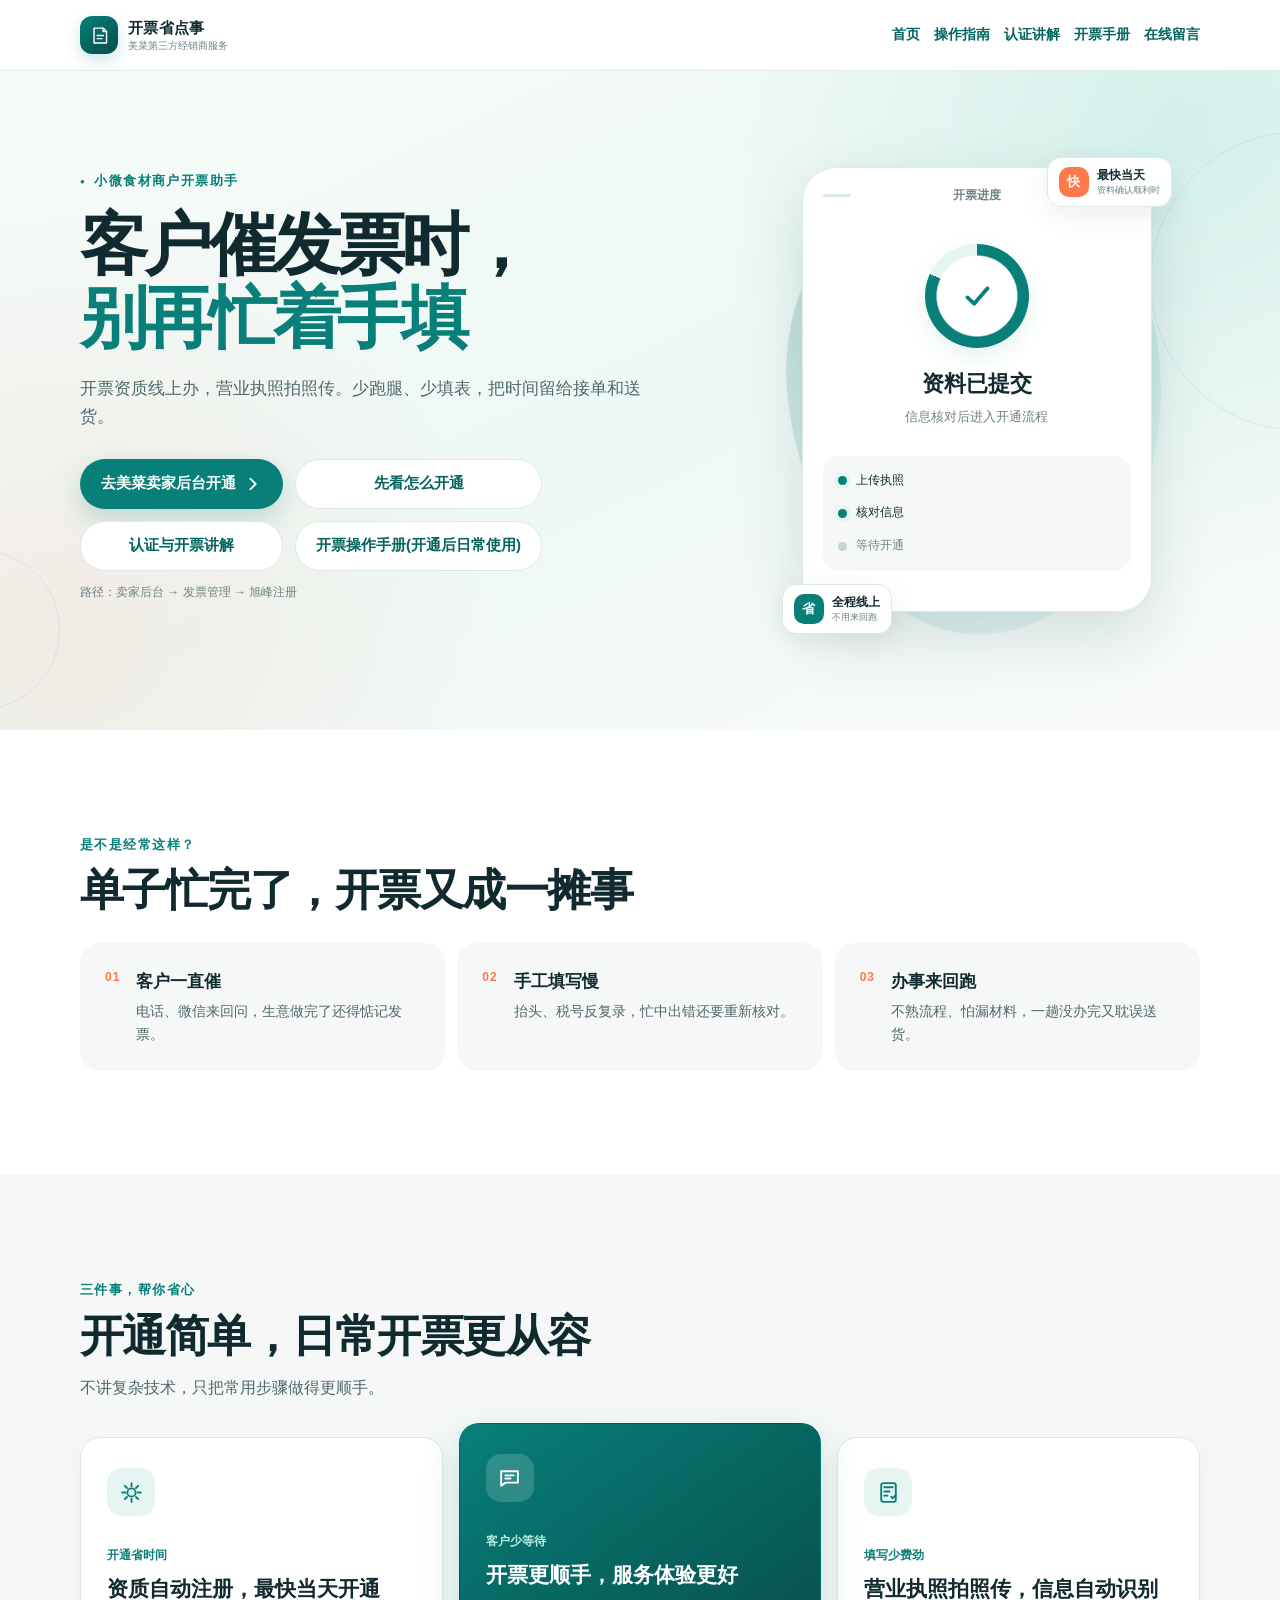
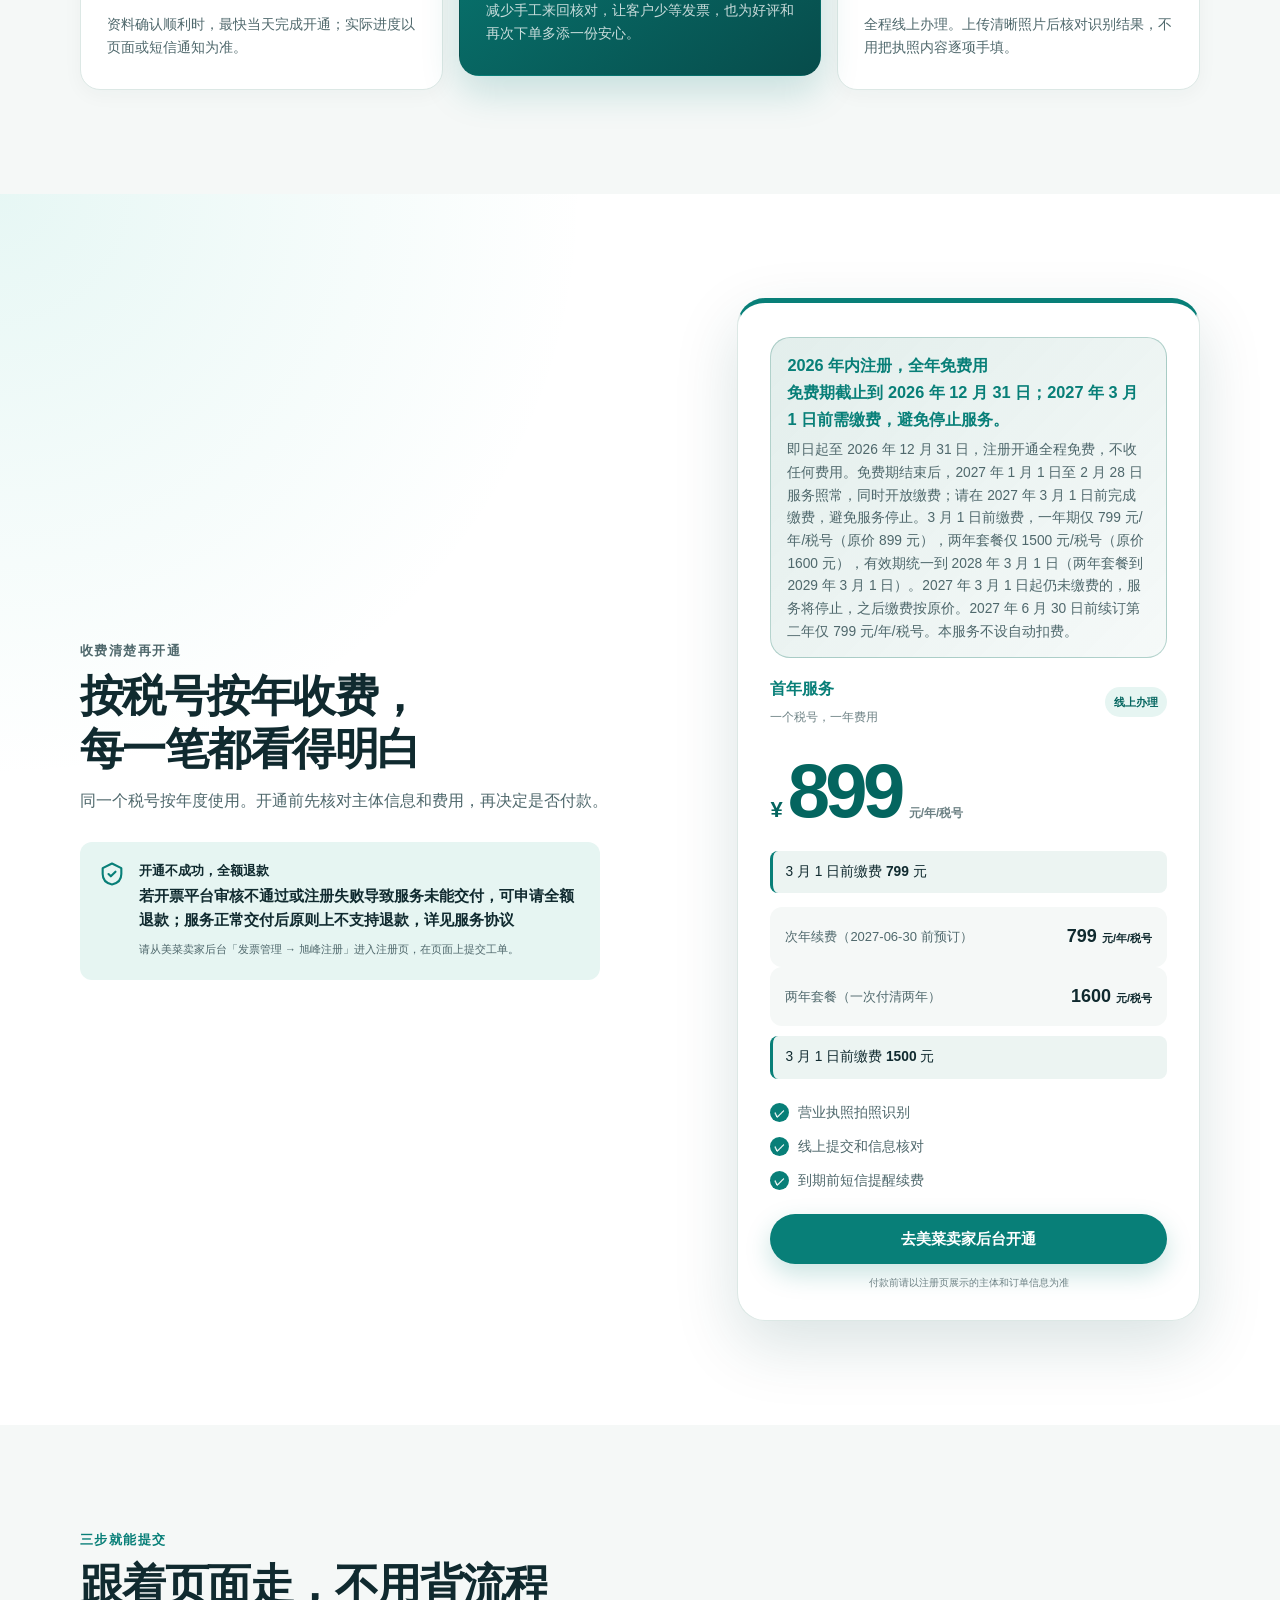
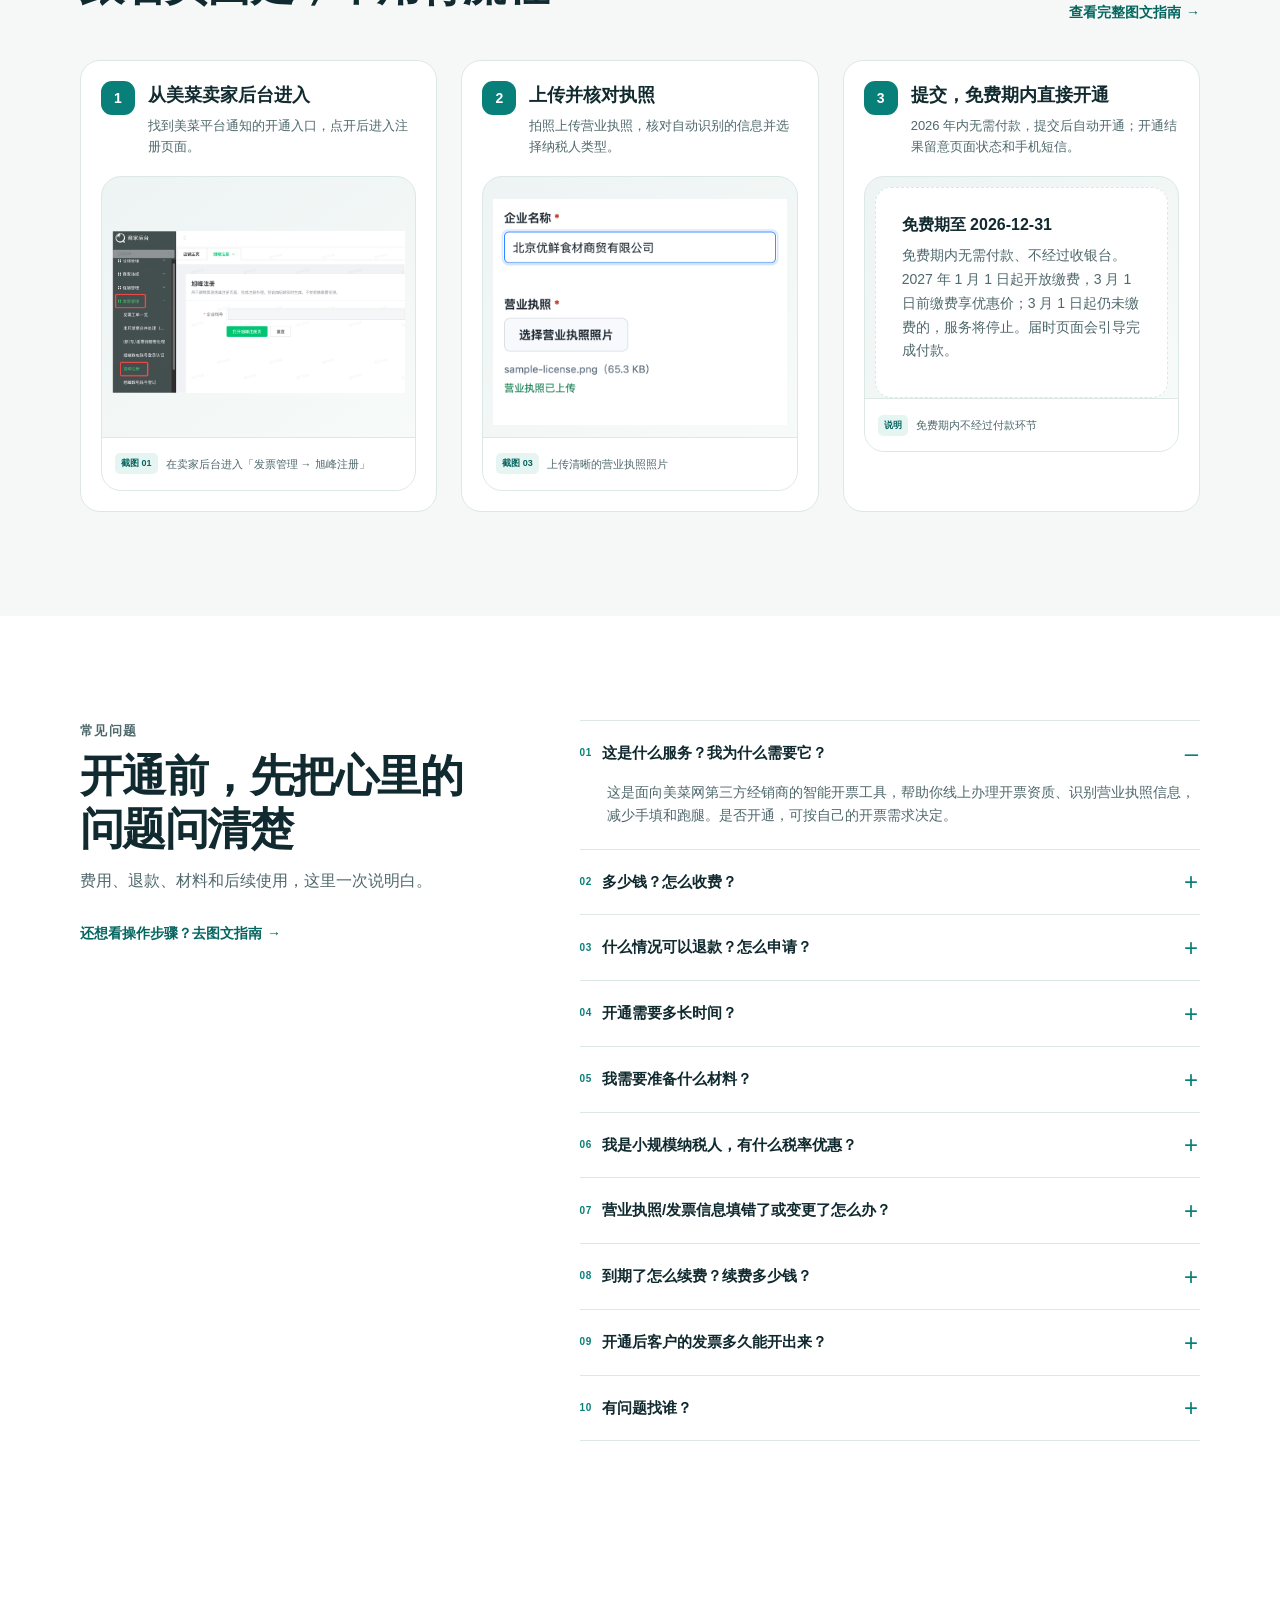
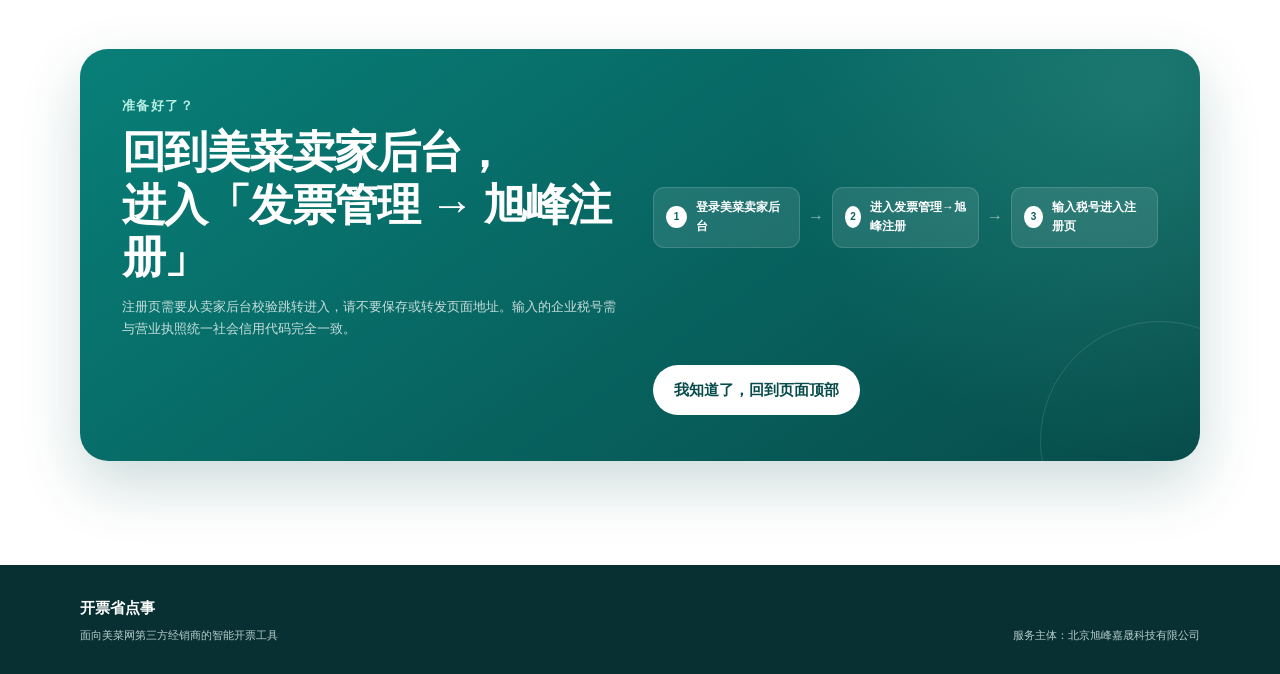
<file: index.html>
<!doctype html>
<html lang="zh-CN">
<head>
  <meta charset="utf-8">
  <meta name="viewport" content="width=device-width, initial-scale=1">
  <meta name="description" content="面向美菜网第三方经销商的智能开票工具介绍：线上提交资料、自动识别营业执照、清楚了解费用与开通步骤。">
  <title>开票省点事｜美菜第三方经销商智能开票工具</title>
  <link rel="stylesheet" href="assets/style.css">
</head>
<body>
  <a class="skip-link" href="#main">跳到主要内容</a>

  <header class="site-header">
    <div class="shell header-inner">
      <a class="brand" href="index.html" aria-label="开票省点事首页">
        <span class="brand-mark" aria-hidden="true">
          <svg viewBox="0 0 32 32" role="img">
            <path d="M9 6.5h11.5L25 11v14.5H9z"></path>
            <path d="M20.5 6.5V11H25M13 16h8M13 20h6"></path>
          </svg>
        </span>
        <span>
          <strong>开票省点事</strong>
          <small>美菜第三方经销商服务</small>
        </span>
      </a>
      <nav class="header-nav" aria-label="主要导航">
        <a class="header-link" href="index.html">首页</a>
        <a class="header-link" href="guide.html">操作指南</a>
        <a class="header-link" href="invoice-explainer.html">认证讲解</a>
        <a class="header-link" href="manual.html">开票手册</a>
        <a class="header-link" href="message.html">在线留言</a>
      </nav>
    </div>
  </header>

  <main id="main">
    <section class="hero">
      <div class="shell hero-grid">
        <div class="hero-copy">
          <p class="eyebrow"><span aria-hidden="true">●</span> 小微食材商户开票助手</p>
          <h1>客户催发票时，<br><span>别再忙着手填</span></h1>
          <p class="hero-lead">开票资质线上办，营业执照拍照传。少跑腿、少填表，把时间留给接单和送货。</p>
          <div class="hero-actions">
            <a class="button button-primary cta" data-cta href="#meicai-entry">
              去美菜卖家后台开通
              <svg viewBox="0 0 20 20" aria-hidden="true"><path d="m7 4 6 6-6 6"></path></svg>
            </a>
            <a class="button button-quiet" href="guide.html">先看怎么开通</a>
            <a class="button button-quiet" href="invoice-explainer.html">认证与开票讲解</a>
            <a class="button button-quiet" href="manual.html">开票操作手册(开通后日常使用)</a>
          </div>
          <p class="microcopy">路径：卖家后台 → 发票管理 → 旭峰注册</p>
        </div>

        <div class="hero-visual" aria-label="线上开票流程示意">
          <div class="phone-card">
            <div class="phone-top">
              <span></span>
              <strong>开票进度</strong>
              <i></i>
            </div>
            <div class="status-orbit">
              <svg viewBox="0 0 48 48" aria-hidden="true">
                <path d="M14 25.5 21 32l14-16"></path>
              </svg>
            </div>
            <h2>资料已提交</h2>
            <p>信息核对后进入开通流程</p>
            <div class="progress-list">
              <span class="done"><i></i>上传执照</span>
              <span class="done"><i></i>核对信息</span>
              <span><i></i>等待开通</span>
            </div>
          </div>
          <div class="float-note float-note-top">
            <span aria-hidden="true">快</span>
            <p><strong>最快当天</strong><small>资料确认顺利时</small></p>
          </div>
          <div class="float-note float-note-bottom">
            <span aria-hidden="true">省</span>
            <p><strong>全程线上</strong><small>不用来回跑</small></p>
          </div>
        </div>
      </div>
    </section>

    <section class="pain-section section">
      <div class="shell">
        <div class="section-heading compact">
          <p class="section-kicker">是不是经常这样？</p>
          <h2>单子忙完了，开票又成一摊事</h2>
        </div>
        <div class="pain-grid">
          <article class="pain-card">
            <span class="pain-number">01</span>
            <div>
              <h3>客户一直催</h3>
              <p>电话、微信来回问，生意做完了还得惦记发票。</p>
            </div>
          </article>
          <article class="pain-card">
            <span class="pain-number">02</span>
            <div>
              <h3>手工填写慢</h3>
              <p>抬头、税号反复录，忙中出错还要重新核对。</p>
            </div>
          </article>
          <article class="pain-card">
            <span class="pain-number">03</span>
            <div>
              <h3>办事来回跑</h3>
              <p>不熟流程、怕漏材料，一趟没办完又耽误送货。</p>
            </div>
          </article>
        </div>
      </div>
    </section>

    <section class="value-section section" id="benefits">
      <div class="shell">
        <div class="section-heading">
          <p class="section-kicker">三件事，帮你省心</p>
          <h2>开通简单，日常开票更从容</h2>
          <p>不讲复杂技术，只把常用步骤做得更顺手。</p>
        </div>
        <div class="value-grid">
          <article class="value-card">
            <div class="icon-box">
              <svg viewBox="0 0 24 24" aria-hidden="true">
                <path d="M12 3v3M12 18v3M3 12h3M18 12h3M5.6 5.6l2.1 2.1M16.3 16.3l2.1 2.1M18.4 5.6l-2.1 2.1M7.7 16.3l-2.1 2.1"></path>
                <circle cx="12" cy="12" r="4"></circle>
              </svg>
            </div>
            <span class="card-label">开通省时间</span>
            <h3>资质自动注册，最快当天开通</h3>
            <p>资料确认顺利时，最快当天完成开通；实际进度以页面或短信通知为准。</p>
          </article>
          <article class="value-card featured">
            <div class="icon-box">
              <svg viewBox="0 0 24 24" aria-hidden="true">
                <path d="M4 5h16v11H8l-4 3z"></path>
                <path d="M8 9h8M8 12h5"></path>
              </svg>
            </div>
            <span class="card-label">客户少等待</span>
            <h3>开票更顺手，服务体验更好</h3>
            <p>减少手工来回核对，让客户少等发票，也为好评和再次下单多添一份安心。</p>
          </article>
          <article class="value-card">
            <div class="icon-box">
              <svg viewBox="0 0 24 24" aria-hidden="true">
                <rect x="5" y="3" width="14" height="18" rx="2"></rect>
                <path d="M8 7h8M8 11h5M8 15h3"></path>
                <path d="m14.5 16 1.5 1.5 3-3"></path>
              </svg>
            </div>
            <span class="card-label">填写少费劲</span>
            <h3>营业执照拍照传，信息自动识别</h3>
            <p>全程线上办理。上传清晰照片后核对识别结果，不用把执照内容逐项手填。</p>
          </article>
        </div>
      </div>
    </section>

    <section class="pricing-section section" id="pricing">
      <div class="shell pricing-layout">
        <div class="pricing-intro">
          <p class="section-kicker">收费清楚再开通</p>
          <h2>按税号按年收费，<br>每一笔都看得明白</h2>
          <p>同一个税号按年度使用。开通前先核对主体信息和费用，再决定是否付款。</p>
          <div class="policy-note">
            <svg viewBox="0 0 24 24" aria-hidden="true">
              <path d="M12 3 4 7v5c0 5 3.4 8 8 9 4.6-1 8-4 8-9V7z"></path>
              <path d="m9 12 2 2 4-4"></path>
            </svg>
            <div>
              <strong data-refund-slogan>开通不成功，全额退款</strong>
              <p data-refund-policy>若开票平台审核不通过或注册失败导致服务未能交付，可申请全额退款；服务正常交付后原则上不支持退款，详见服务协议</p>
              <small>请从美菜卖家后台「发票管理 → 旭峰注册」进入注册页，在页面上提交工单。</small>
            </div>
          </div>
        </div>

        <article class="price-card">
          <div class="promo-strip" data-promo>
            <strong data-promo-slogan>2026 年内注册，全年免费用</strong>
            <strong data-payment-notice>免费期截止到 2026 年 12 月 31 日；2027 年 3 月 1 日前需缴费，避免停止服务。</strong>
            <p data-promo-policy>即日起至 2026 年 12 月 31 日，注册开通全程免费，不收任何费用。免费期结束后，2027 年 1 月 1 日至 2 月 28 日服务照常，同时开放缴费；请在 2027 年 3 月 1 日前完成缴费，避免服务停止。3 月 1 日前缴费，一年期仅 799 元/年/税号（原价 899 元），两年套餐仅 1500 元/税号（原价 1600 元），有效期统一到 2028 年 3 月 1 日（两年套餐到 2029 年 3 月 1 日）。2027 年 3 月 1 日起仍未缴费的，服务将停止，之后缴费按原价。2027 年 6 月 30 日前续订第二年仅 799 元/年/税号。本服务不设自动扣费。</p>
          </div>
          <div class="price-card-head">
            <div>
              <span class="price-tag">首年服务</span>
              <p>一个税号，一年费用</p>
            </div>
            <span class="price-badge">线上办理</span>
          </div>
          <div class="main-price">
            <span class="currency">¥</span>
            <strong data-price-key="first_year_price">899</strong>
            <span data-price-unit>元/年/税号</span>
          </div>
          <p class="promo-inline">3 月 1 日前缴费 <b data-price-key="early_first_year_price">799</b> 元</p>
          <div class="renewal-row">
            <span>次年续费（2027-06-30 前预订）</span>
            <strong><b data-price-key="renewal_price">799</b> <small data-price-unit>元/年/税号</small></strong>
          </div>
          <div class="renewal-row">
            <span>两年套餐（一次付清两年）</span>
            <strong><b data-two-year-price>1600</b> <small>元/税号</small></strong>
          </div>
          <p class="promo-inline">3 月 1 日前缴费 <b data-price-key="early_two_year_price">1500</b> 元</p>
          <ul class="price-list">
            <li><span aria-hidden="true">✓</span> 营业执照拍照识别</li>
            <li><span aria-hidden="true">✓</span> 线上提交和信息核对</li>
            <li><span aria-hidden="true">✓</span> 到期前短信提醒续费</li>
          </ul>
          <a class="button button-primary button-full cta" data-cta href="#meicai-entry">去美菜卖家后台开通</a>
          <p class="price-footnote">付款前请以注册页展示的主体和订单信息为准</p>
        </article>
      </div>
    </section>

    <section class="steps-section section" id="steps">
      <div class="shell">
        <div class="section-heading split-heading">
          <div>
            <p class="section-kicker">三步就能提交</p>
            <h2>跟着页面走，不用背流程</h2>
          </div>
          <a class="text-link" href="guide.html">查看完整图文指南 <span aria-hidden="true">→</span></a>
        </div>

        <ol class="step-preview">
          <li>
            <div class="step-copy">
              <span class="step-index">1</span>
              <div>
                <h3>从美菜卖家后台进入</h3>
                <p>找到美菜平台通知的开通入口，点开后进入注册页面。</p>
              </div>
            </div>
            <figure class="screenshot-frame compact-shot">
              <img src="assets/screenshots/step-01.png" alt="美菜卖家后台「发票管理 → 旭峰注册」入口与税号填写页">
              <figcaption><span>截图 01</span> 在卖家后台进入「发票管理 → 旭峰注册」</figcaption>
            </figure>
          </li>
          <li>
            <div class="step-copy">
              <span class="step-index">2</span>
              <div>
                <h3>上传并核对执照</h3>
                <p>拍照上传营业执照，核对自动识别的信息并选择纳税人类型。</p>
              </div>
            </div>
            <figure class="screenshot-frame compact-shot">
              <img src="assets/screenshots/step-03.png" alt="营业执照拍照上传页面">
              <figcaption><span>截图 03</span> 上传清晰的营业执照照片</figcaption>
            </figure>
          </li>
          <li>
            <div class="step-copy">
              <span class="step-index">3</span>
              <div>
                <h3>提交，免费期内直接开通</h3>
                <p>2026 年内无需付款，提交后自动开通；开通结果留意页面状态和手机短信。</p>
              </div>
            </div>
            <figure class="screenshot-frame compact-shot">
              <div class="text-shot">
                <strong>免费期至 2026-12-31</strong>
                <p>免费期内无需付款、不经过收银台。2027 年 1 月 1 日起开放缴费，3 月 1 日前缴费享优惠价；3 月 1 日起仍未缴费的，服务将停止。届时页面会引导完成付款。</p>
              </div>
              <figcaption><span>说明</span> 免费期内不经过付款环节</figcaption>
            </figure>
          </li>
        </ol>
      </div>
    </section>

    <section class="faq-section section" id="faq">
      <div class="shell faq-layout">
        <div class="faq-intro">
          <p class="section-kicker">常见问题</p>
          <h2>开通前，先把心里的问题问清楚</h2>
          <p>费用、退款、材料和后续使用，这里一次说明白。</p>
          <a class="text-link" href="guide.html">还想看操作步骤？去图文指南 <span aria-hidden="true">→</span></a>
        </div>

        <div class="faq-list">
          <details open>
            <summary><span>01</span>这是什么服务？我为什么需要它？</summary>
            <p>这是面向美菜网第三方经销商的智能开票工具，帮助你线上办理开票资质、识别营业执照信息，减少手填和跑腿。是否开通，可按自己的开票需求决定。</p>
          </details>
          <details>
            <summary><span>02</span>多少钱？怎么收费？</summary>
            <p><span data-payment-notice>免费期截止到 2026 年 12 月 31 日；2027 年 3 月 1 日前需缴费，避免停止服务。</span>免费期内注册开通全程免费，不收任何费用。2027 年 1 月 1 日至 2 月 28 日服务照常，同时开放缴费。3 月 1 日前缴费，一年期 <strong data-price-key="early_first_year_price">799</strong> <span data-price-unit>元/年/税号</span>（原价 <strong data-price-key="first_year_price">899</strong> <span data-price-unit>元/年/税号</span>），两年套餐 <strong data-price-key="early_two_year_price">1500</strong> 元/税号（原价 <strong data-two-year-price>1600</strong> 元/税号），有效期统一到 2028 年 3 月 1 日（两年套餐到 2029 年 3 月 1 日）。3 月 1 日起仍未缴费的，服务将停止，之后缴费按原价。2027 年 6 月 30 日前续订第二年仅 <strong data-price-key="renewal_price">799</strong> <span data-price-unit>元/年/税号</span>。本服务不设自动扣费。</p>
          </details>
          <details>
            <summary><span>03</span>什么情况可以退款？怎么申请？</summary>
            <p><strong data-refund-slogan>开通不成功，全额退款</strong>。<span data-refund-policy>若开票平台审核不通过或注册失败导致服务未能交付，可申请全额退款；服务正常交付后原则上不支持退款，详见服务协议</span>。申请方式：在注册页提交工单。</p>
          </details>
          <details>
            <summary><span>04</span>开通需要多长时间？</summary>
            <p>资料提交并核对无误后，最快当天开通。实际进度会受资料完整度和处理情况影响，请以页面或短信通知为准。</p>
          </details>
          <details>
            <summary><span>05</span>我需要准备什么材料？</summary>
            <p>先准备一张清晰、完整的营业执照照片，以及能接收短信的手机号；其他信息按注册页提示核对和补充。</p>
          </details>
          <details>
            <summary><span>06</span>我是小规模纳税人，有什么税率优惠？</summary>
            <p>小规模纳税人可依国家现行政策享受 3% 减按 1% 征收。是否适用及执行口径，以国家现行政策和主管税务机关要求为准；这不是本服务对税负结果的承诺。</p>
          </details>
          <details>
            <summary><span>07</span>营业执照/发票信息填错了或变更了怎么办？</summary>
            <p>可从美菜卖家后台「发票管理 → 旭峰注册」回到注册页，自助修改发票信息。提交前请再核对一次，避免影响后续处理。</p>
          </details>
          <details>
            <summary><span>08</span>到期了怎么续费？续费多少钱？</summary>
            <p>到期前会收到短信提醒，按短信或注册页提示办理。2027 年 6 月 30 日前续订第二年享 <strong data-price-key="renewal_price">799</strong> <span data-price-unit>元/年/税号</span> 优惠价，3 月 1 日前缴费也可选两年套餐 <strong data-price-key="early_two_year_price">1500</strong> 元/税号（原价 <strong data-two-year-price>1600</strong> 元/税号），3 月 1 日起按原价。</p>
          </details>
          <details>
            <summary><span>09</span>开通后客户的发票多久能开出来？</summary>
            <p>出票时间与开票信息是否完整、当时的处理状态有关。请按页面提示操作，并以页面结果或短信通知为准。</p>
          </details>
          <details>
            <summary><span>10</span>有问题找谁？</summary>
            <p>从美菜卖家后台「发票管理 → 旭峰注册」进入注册页，在页面上提交工单。为方便核对，请准备好遇到问题的页面截图。</p>
          </details>
        </div>
      </div>
    </section>

    <section class="entry-section section" id="meicai-entry">
      <div class="shell entry-card">
        <div>
          <p class="section-kicker light">准备好了？</p>
          <h2>回到美菜卖家后台，<br>进入「发票管理 → 旭峰注册」</h2>
          <p>注册页需要从卖家后台校验跳转进入，请不要保存或转发页面地址。输入的企业税号需与营业执照统一社会信用代码完全一致。</p>
        </div>
        <div class="entry-instructions" aria-label="前往美菜卖家后台的操作提示">
          <span><b>1</b>登录美菜卖家后台</span>
          <i aria-hidden="true">→</i>
          <span><b>2</b>进入发票管理→旭峰注册</span>
          <i aria-hidden="true">→</i>
          <span><b>3</b>输入税号进入注册页</span>
        </div>
        <a class="button button-light" href="#main">我知道了，回到页面顶部</a>
      </div>
    </section>
  </main>

  <footer class="site-footer">
    <div class="shell footer-inner">
      <div>
        <strong>开票省点事</strong>
        <p>面向美菜网第三方经销商的智能开票工具</p>
      </div>
      <p class="entity">服务主体：<span data-service-entity>北京旭峰嘉晟科技有限公司</span></p>
    </div>
  </footer>
</body>
</html>
</file>
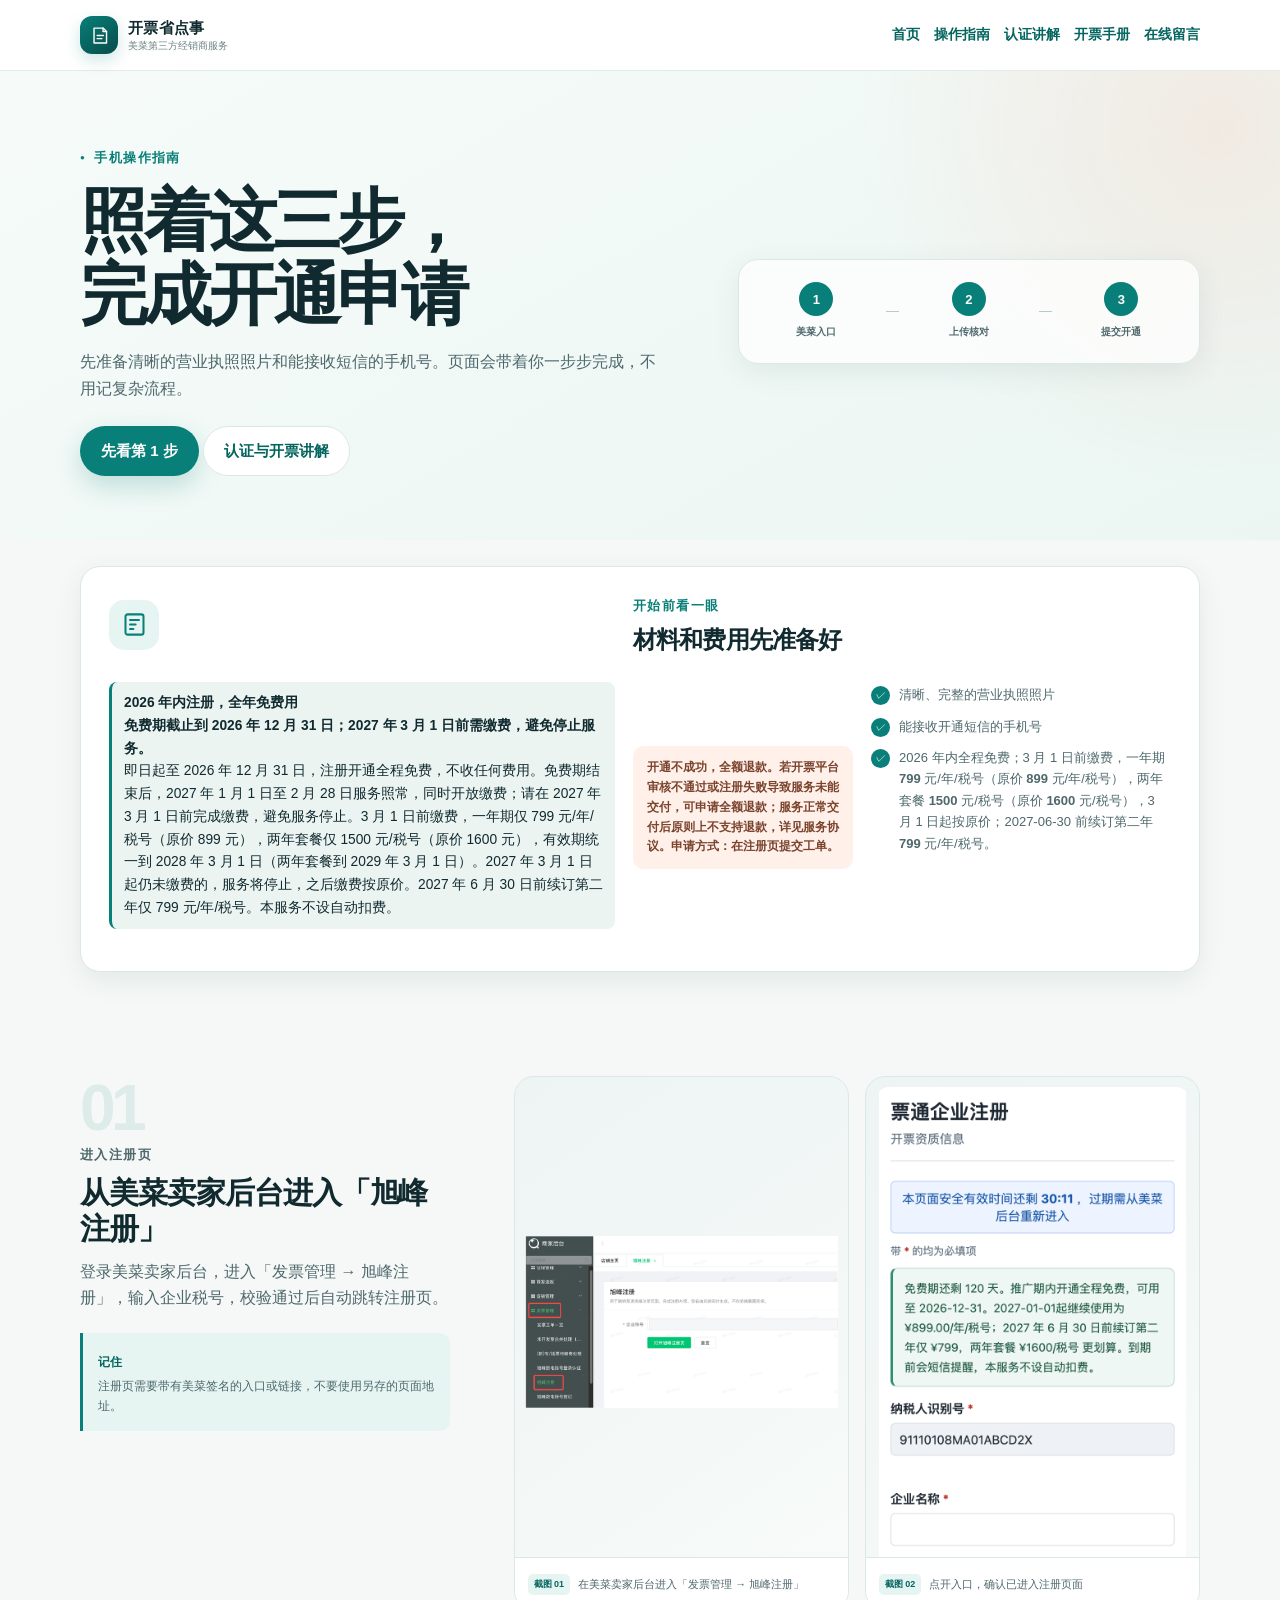
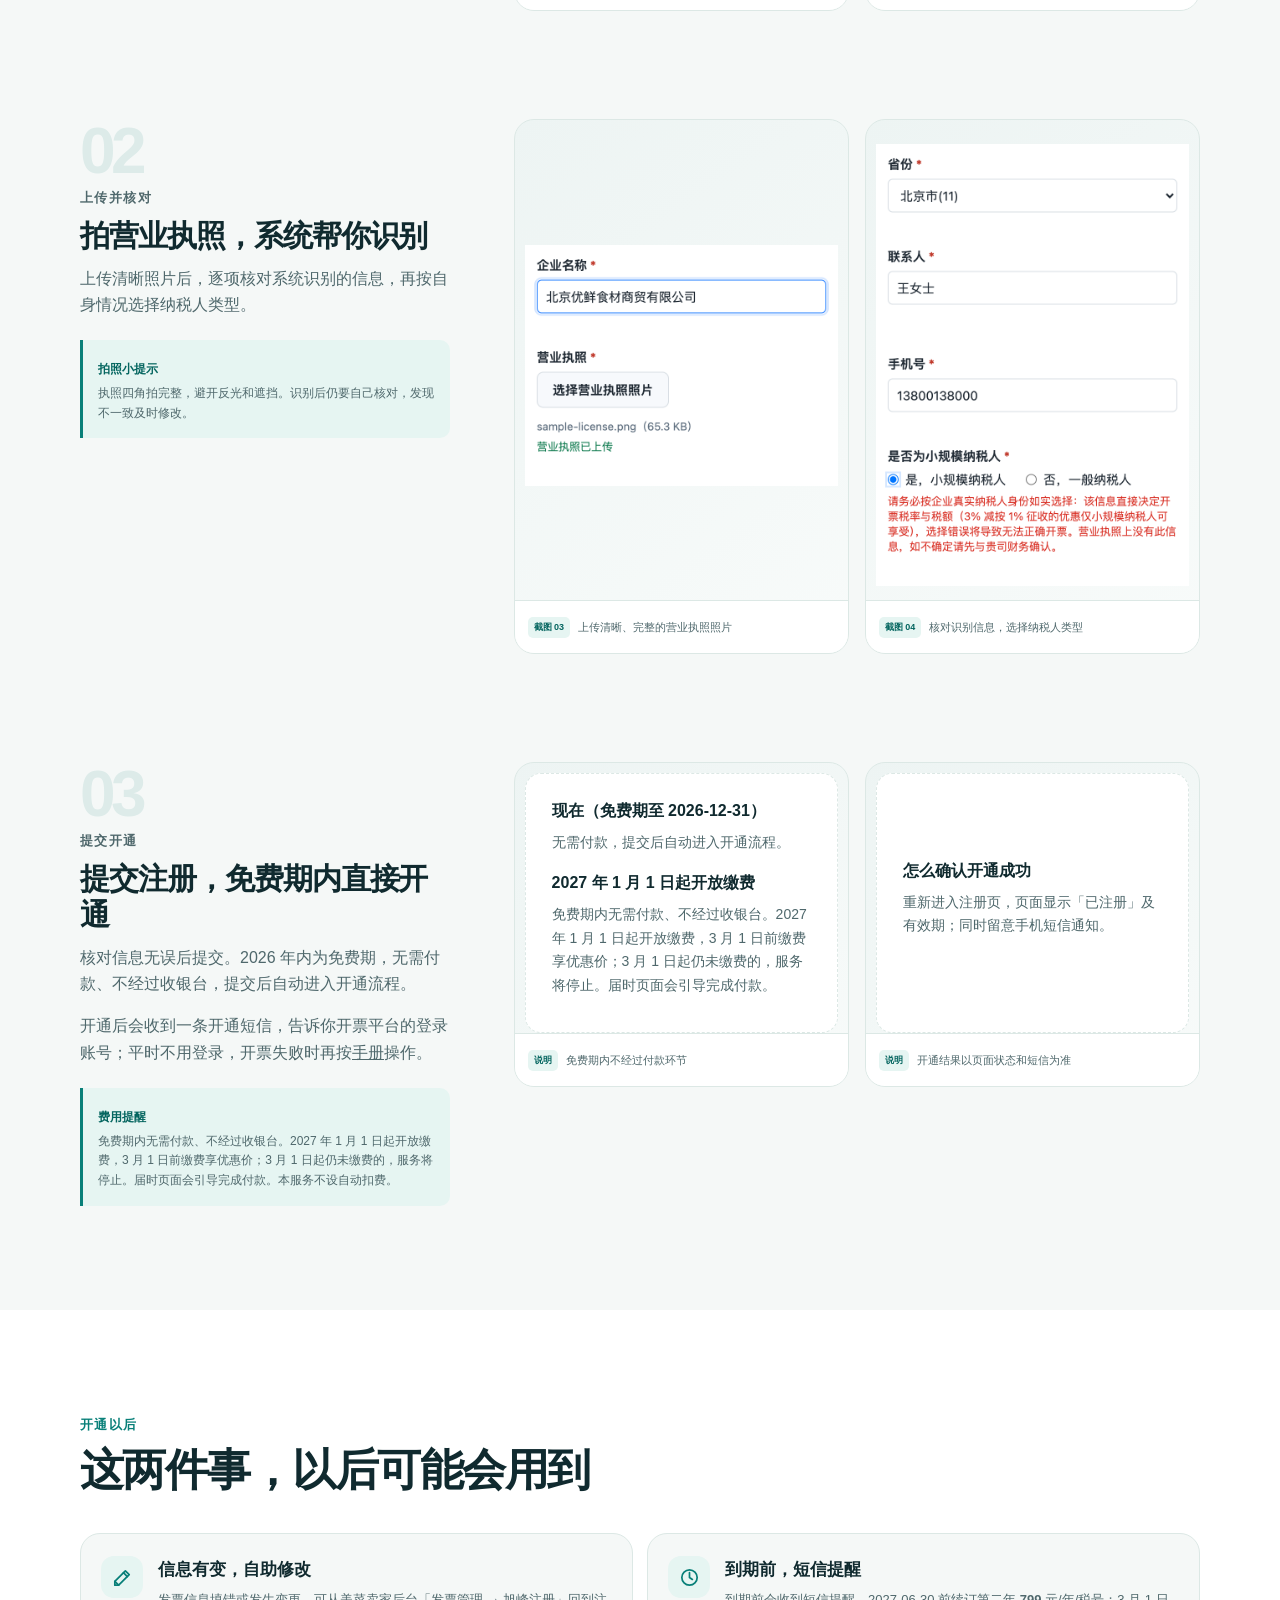
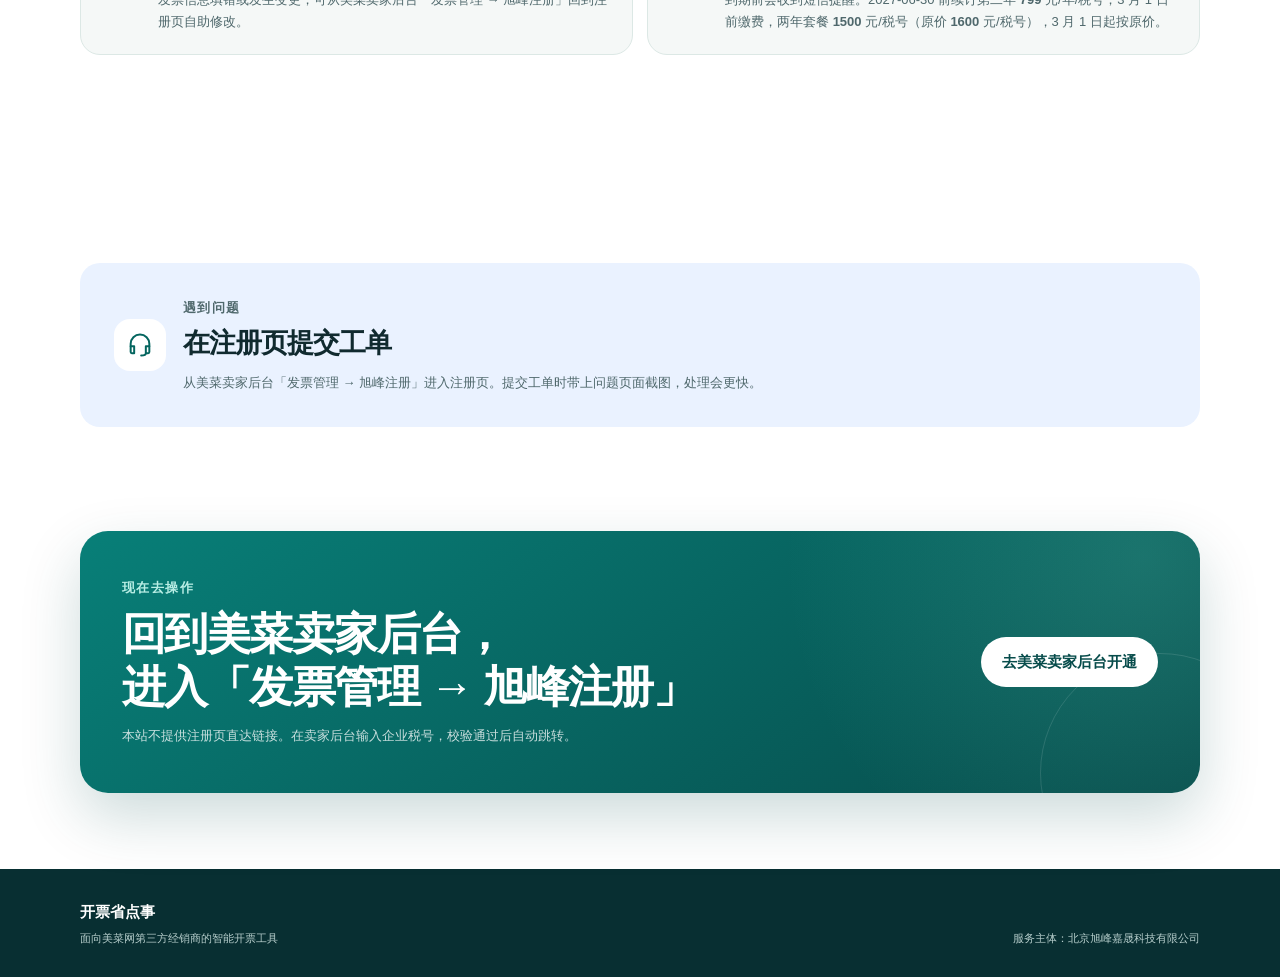
<file: guide.html>
<!doctype html>
<html lang="zh-CN">
<head>
  <meta charset="utf-8">
  <meta name="viewport" content="width=device-width, initial-scale=1">
  <meta name="description" content="2026 年内注册开通免费，按步骤完成注册与开通；2027 年 3 月 1 日前需缴费，避免停止服务。">
  <title>开通操作指南｜开票省点事</title>
  <link rel="stylesheet" href="assets/style.css">
</head>
<body class="guide-page">
  <a class="skip-link" href="#guide-main">跳到操作步骤</a>

  <header class="site-header">
    <div class="shell header-inner">
      <a class="brand" href="index.html" aria-label="返回开票省点事首页">
        <span class="brand-mark" aria-hidden="true">
          <svg viewBox="0 0 32 32" role="img">
            <path d="M9 6.5h11.5L25 11v14.5H9z"></path>
            <path d="M20.5 6.5V11H25M13 16h8M13 20h6"></path>
          </svg>
        </span>
        <span>
          <strong>开票省点事</strong>
          <small>美菜第三方经销商服务</small>
        </span>
      </a>
      <nav class="header-nav" aria-label="主要导航">
        <a class="header-link" href="index.html">首页</a>
        <a class="header-link" href="guide.html">操作指南</a>
        <a class="header-link" href="invoice-explainer.html">认证讲解</a>
        <a class="header-link" href="manual.html">开票手册</a>
        <a class="header-link" href="message.html">在线留言</a>
      </nav>
    </div>
  </header>

  <main id="guide-main">
    <section class="guide-hero">
      <div class="shell guide-hero-grid">
        <div>
          <p class="eyebrow"><span aria-hidden="true">●</span> 手机操作指南</p>
          <h1>照着这三步，<br>完成开通申请</h1>
          <p>先准备清晰的营业执照照片和能接收短信的手机号。页面会带着你一步步完成，不用记复杂流程。</p>
          <a class="button button-primary" href="#guide-entry">先看第 1 步</a>
          <a class="button button-quiet" href="invoice-explainer.html">认证与开票讲解</a>
        </div>
        <div class="guide-summary" aria-label="三步流程概览">
          <span><b>1</b>美菜入口</span>
          <i></i>
          <span><b>2</b>上传核对</span>
          <i></i>
          <span><b>3</b>提交开通</span>
        </div>
      </div>
    </section>

    <section class="before-section">
      <div class="shell">
        <div class="before-card">
          <div class="before-icon" aria-hidden="true">
            <svg viewBox="0 0 24 24">
              <rect x="4" y="3" width="16" height="18" rx="2"></rect>
              <path d="M8 8h8M8 12h5M8 16h3"></path>
            </svg>
          </div>
          <div>
            <p class="section-kicker">开始前看一眼</p>
            <h2>材料和费用先准备好</h2>
          </div>
          <ul>
            <li><span aria-hidden="true">✓</span> 清晰、完整的营业执照照片</li>
            <li><span aria-hidden="true">✓</span> 能接收开通短信的手机号</li>
            <li>
              <span aria-hidden="true">✓</span>
              <span>2026 年内全程免费；3 月 1 日前缴费，一年期 <strong data-price-key="early_first_year_price">799</strong> <span data-price-unit>元/年/税号</span>（原价 <strong data-price-key="first_year_price">899</strong> <span data-price-unit>元/年/税号</span>），两年套餐 <strong data-price-key="early_two_year_price">1500</strong> 元/税号（原价 <strong data-two-year-price>1600</strong> 元/税号），3 月 1 日起按原价；2027-06-30 前续订第二年 <strong data-price-key="renewal_price">799</strong> <span data-price-unit>元/年/税号</span>。</span>
            </li>
          </ul>
          <p class="promo-inline" data-promo><strong data-promo-slogan>2026 年内注册，全年免费用</strong><br><strong data-payment-notice>免费期截止到 2026 年 12 月 31 日；2027 年 3 月 1 日前需缴费，避免停止服务。</strong><br><span data-promo-policy>即日起至 2026 年 12 月 31 日，注册开通全程免费，不收任何费用。免费期结束后，2027 年 1 月 1 日至 2 月 28 日服务照常，同时开放缴费；请在 2027 年 3 月 1 日前完成缴费，避免服务停止。3 月 1 日前缴费，一年期仅 799 元/年/税号（原价 899 元），两年套餐仅 1500 元/税号（原价 1600 元），有效期统一到 2028 年 3 月 1 日（两年套餐到 2029 年 3 月 1 日）。2027 年 3 月 1 日起仍未缴费的，服务将停止，之后缴费按原价。2027 年 6 月 30 日前续订第二年仅 799 元/年/税号。本服务不设自动扣费。</span></p>
          <p class="refund-inline"><strong data-refund-slogan>开通不成功，全额退款</strong>。<span data-refund-policy>若开票平台审核不通过或注册失败导致服务未能交付，可申请全额退款；服务正常交付后原则上不支持退款，详见服务协议</span>。申请方式：在注册页提交工单。</p>
        </div>
      </div>
    </section>

    <section class="guide-steps section">
      <div class="shell guide-shell">
        <div class="guide-step" id="guide-entry">
          <aside class="guide-step-heading">
            <span class="big-step">01</span>
            <p class="section-kicker">进入注册页</p>
            <h2>从美菜卖家后台进入「旭峰注册」</h2>
            <p>登录美菜卖家后台，进入「发票管理 → 旭峰注册」，输入企业税号，校验通过后自动跳转注册页。</p>
            <div class="step-tip">
              <strong>记住</strong>
              <p>注册页需要带有美菜签名的入口或链接，不要使用另存的页面地址。</p>
            </div>
          </aside>
          <div class="guide-shots">
            <figure class="screenshot-frame">
              <img src="assets/screenshots/step-01.png" alt="美菜卖家后台「发票管理 → 旭峰注册」入口与税号填写页">
              <figcaption><span>截图 01</span> 在美菜卖家后台进入「发票管理 → 旭峰注册」</figcaption>
            </figure>
            <figure class="screenshot-frame">
              <img src="assets/screenshots/step-02.png" alt="从美菜入口进入注册页后的页面">
              <figcaption><span>截图 02</span> 点开入口，确认已进入注册页面</figcaption>
            </figure>
          </div>
        </div>

        <div class="guide-step" id="guide-license">
          <aside class="guide-step-heading">
            <span class="big-step">02</span>
            <p class="section-kicker">上传并核对</p>
            <h2>拍营业执照，系统帮你识别</h2>
            <p>上传清晰照片后，逐项核对系统识别的信息，再按自身情况选择纳税人类型。</p>
            <div class="step-tip">
              <strong>拍照小提示</strong>
              <p>执照四角拍完整，避开反光和遮挡。识别后仍要自己核对，发现不一致及时修改。</p>
            </div>
          </aside>
          <div class="guide-shots">
            <figure class="screenshot-frame">
              <img src="assets/screenshots/step-03.png" alt="营业执照拍照上传区域">
              <figcaption><span>截图 03</span> 上传清晰、完整的营业执照照片</figcaption>
            </figure>
            <figure class="screenshot-frame">
              <img src="assets/screenshots/step-04.png" alt="核对营业执照识别信息并选择纳税人类型">
              <figcaption><span>截图 04</span> 核对识别信息，选择纳税人类型</figcaption>
            </figure>
          </div>
        </div>

        <div class="guide-step" id="guide-payment">
          <aside class="guide-step-heading">
            <span class="big-step">03</span>
            <p class="section-kicker">提交开通</p>
            <h2>提交注册，免费期内直接开通</h2>
            <p>核对信息无误后提交。2026 年内为免费期，无需付款、不经过收银台，提交后自动进入开通流程。</p>
            <p>开通后会收到一条开通短信，告诉你开票平台的登录账号；平时不用登录，开票失败时再按<a href="manual.html#platform">手册</a>操作。</p>
            <div class="step-tip">
              <strong>费用提醒</strong>
              <p>免费期内无需付款、不经过收银台。2027 年 1 月 1 日起开放缴费，3 月 1 日前缴费享优惠价；3 月 1 日起仍未缴费的，服务将停止。届时页面会引导完成付款。本服务不设自动扣费。</p>
            </div>
          </aside>
          <div class="guide-shots">
            <figure class="screenshot-frame">
              <div class="text-shot">
                <strong>现在（免费期至 2026-12-31）</strong>
                <p>无需付款，提交后自动进入开通流程。</p>
                <strong>2027 年 1 月 1 日起开放缴费</strong>
                <p>免费期内无需付款、不经过收银台。2027 年 1 月 1 日起开放缴费，3 月 1 日前缴费享优惠价；3 月 1 日起仍未缴费的，服务将停止。届时页面会引导完成付款。</p>
              </div>
              <figcaption><span>说明</span> 免费期内不经过付款环节</figcaption>
            </figure>
            <figure class="screenshot-frame">
              <div class="text-shot">
                <strong>怎么确认开通成功</strong>
                <p>重新进入注册页，页面显示「已注册」及有效期；同时留意手机短信通知。</p>
              </div>
              <figcaption><span>说明</span> 开通结果以页面状态和短信为准</figcaption>
            </figure>
          </div>
        </div>
      </div>
    </section>

    <section class="after-section section">
      <div class="shell">
        <div class="section-heading">
          <p class="section-kicker">开通以后</p>
          <h2>这两件事，以后可能会用到</h2>
        </div>
        <div class="after-grid">
          <article>
            <span class="after-icon" aria-hidden="true">
              <svg viewBox="0 0 24 24">
                <path d="M4 20h4l11-11-4-4L4 16z"></path>
                <path d="m13 7 4 4M4 16l4 4"></path>
              </svg>
            </span>
            <div>
              <h3>信息有变，自助修改</h3>
              <p>发票信息填错或发生变更，可从美菜卖家后台「发票管理 → 旭峰注册」回到注册页自助修改。</p>
            </div>
          </article>
          <article>
            <span class="after-icon" aria-hidden="true">
              <svg viewBox="0 0 24 24">
                <circle cx="12" cy="12" r="8"></circle>
                <path d="M12 7v5l3 2"></path>
              </svg>
            </span>
            <div>
              <h3>到期前，短信提醒</h3>
              <p>到期前会收到短信提醒。2027-06-30 前续订第二年 <strong data-price-key="renewal_price">799</strong> <span data-price-unit>元/年/税号</span>；3 月 1 日前缴费，两年套餐 <strong data-price-key="early_two_year_price">1500</strong> 元/税号（原价 <strong data-two-year-price>1600</strong> 元/税号），3 月 1 日起按原价。</p>
            </div>
          </article>
        </div>
      </div>
    </section>

    <section class="support-section section">
      <div class="shell support-card">
        <div class="support-icon" aria-hidden="true">
          <svg viewBox="0 0 24 24">
            <path d="M4 13v-2a8 8 0 0 1 16 0v2"></path>
            <path d="M4 13h3v6H5a1 1 0 0 1-1-1zM20 13h-3v6h2a1 1 0 0 0 1-1zM17 19c0 1.1-1.8 2-4 2"></path>
          </svg>
        </div>
        <div>
          <p class="section-kicker">遇到问题</p>
          <h2>在注册页提交工单</h2>
          <p>从美菜卖家后台「发票管理 → 旭峰注册」进入注册页。提交工单时带上问题页面截图，处理会更快。</p>
        </div>
      </div>
    </section>

    <section class="entry-section guide-entry-section" id="app-entry">
      <div class="shell entry-card">
        <div>
          <p class="section-kicker light">现在去操作</p>
          <h2>回到美菜卖家后台，<br>进入「发票管理 → 旭峰注册」</h2>
          <p>本站不提供注册页直达链接。在卖家后台输入企业税号，校验通过后自动跳转。</p>
        </div>
        <a class="button button-light cta" data-cta href="#guide-main">去美菜卖家后台开通</a>
      </div>
    </section>
  </main>

  <footer class="site-footer">
    <div class="shell footer-inner">
      <div>
        <strong>开票省点事</strong>
        <p>面向美菜网第三方经销商的智能开票工具</p>
      </div>
      <p class="entity">服务主体：<span data-service-entity>北京旭峰嘉晟科技有限公司</span></p>
    </div>
  </footer>
</body>
</html>
</file>
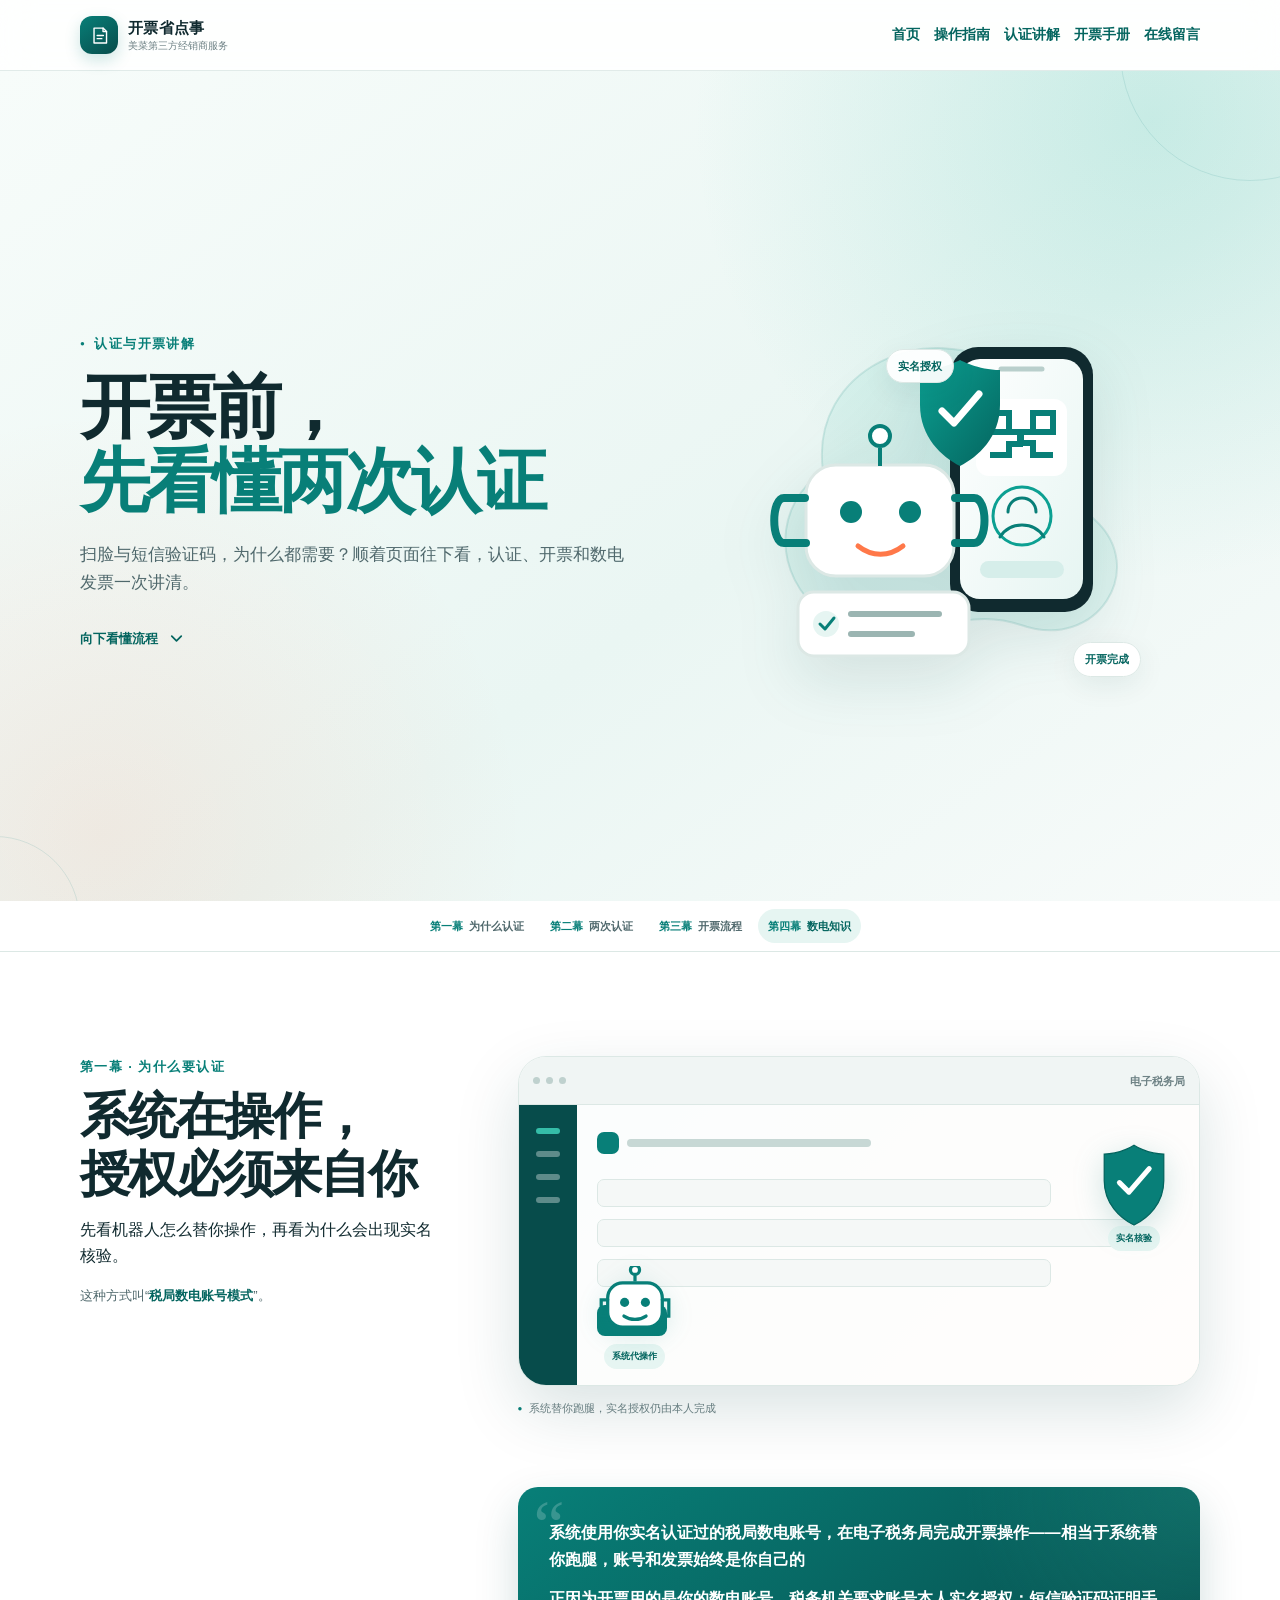
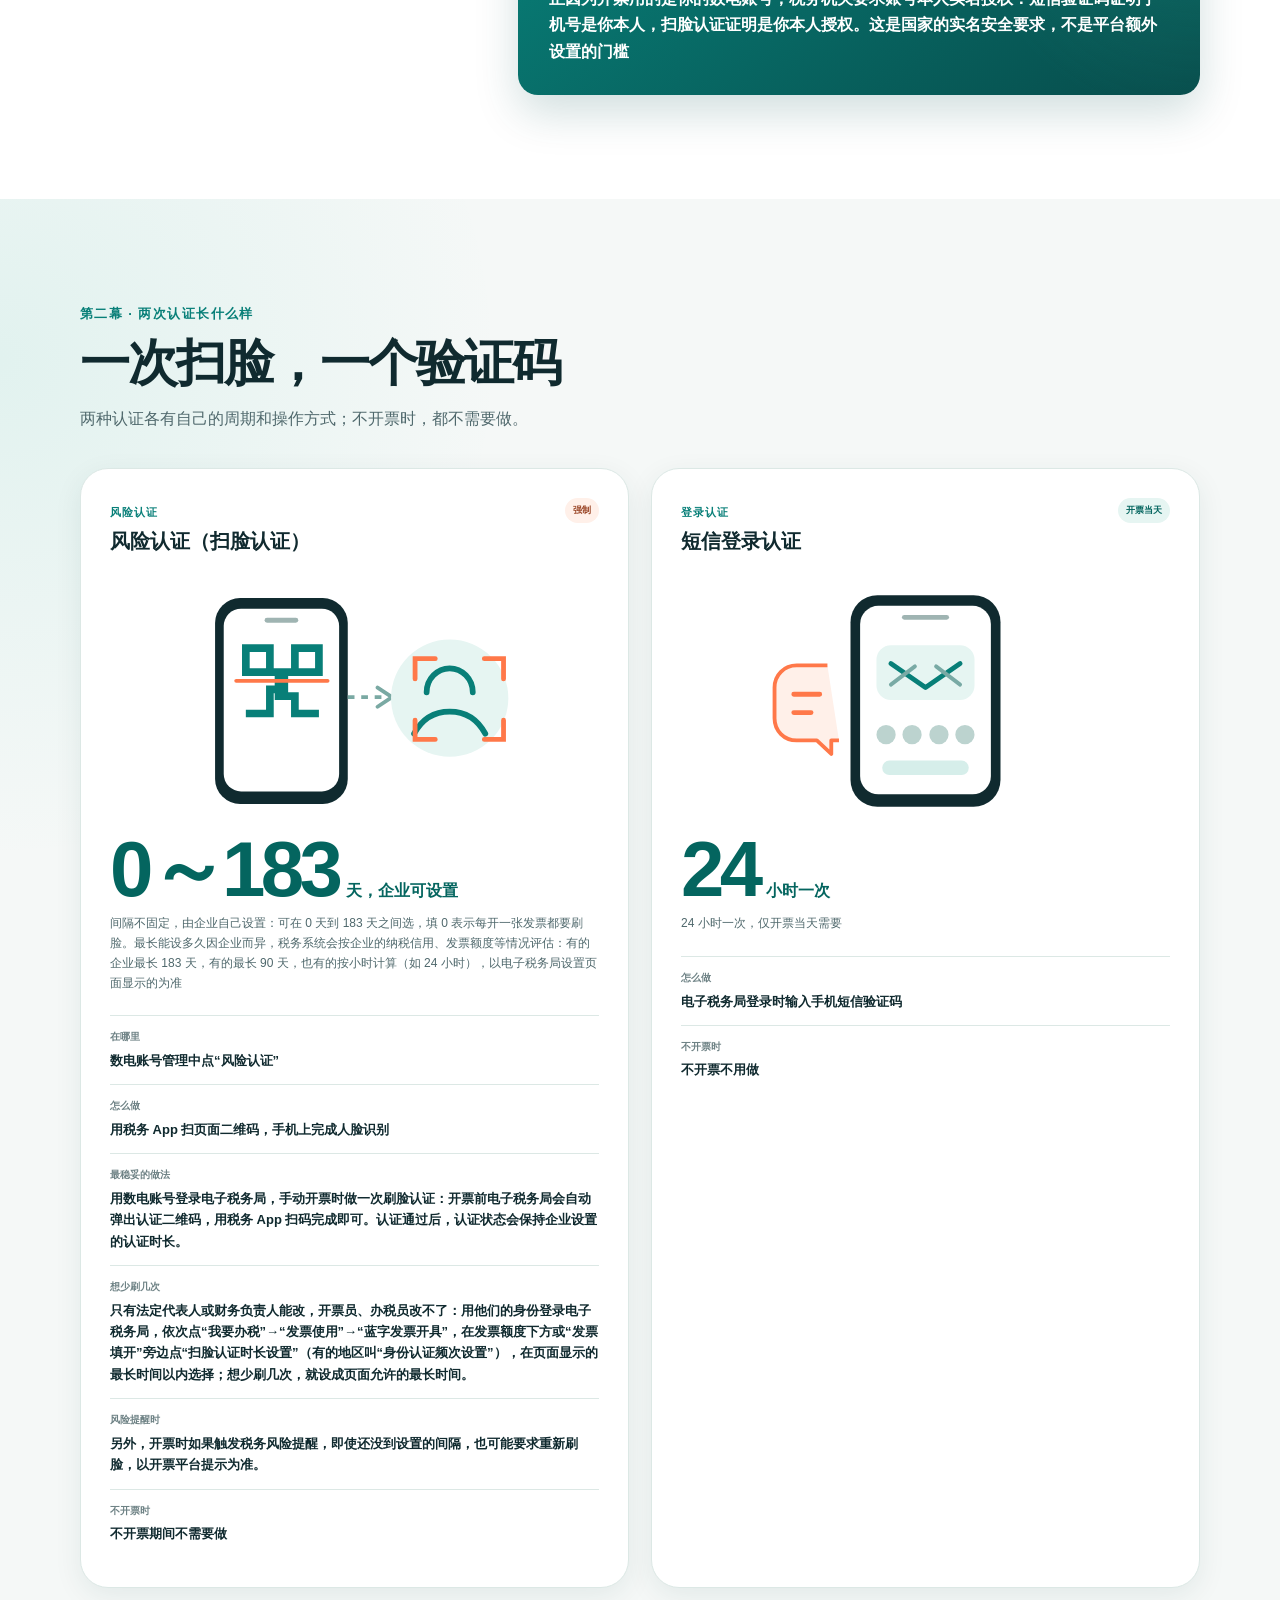
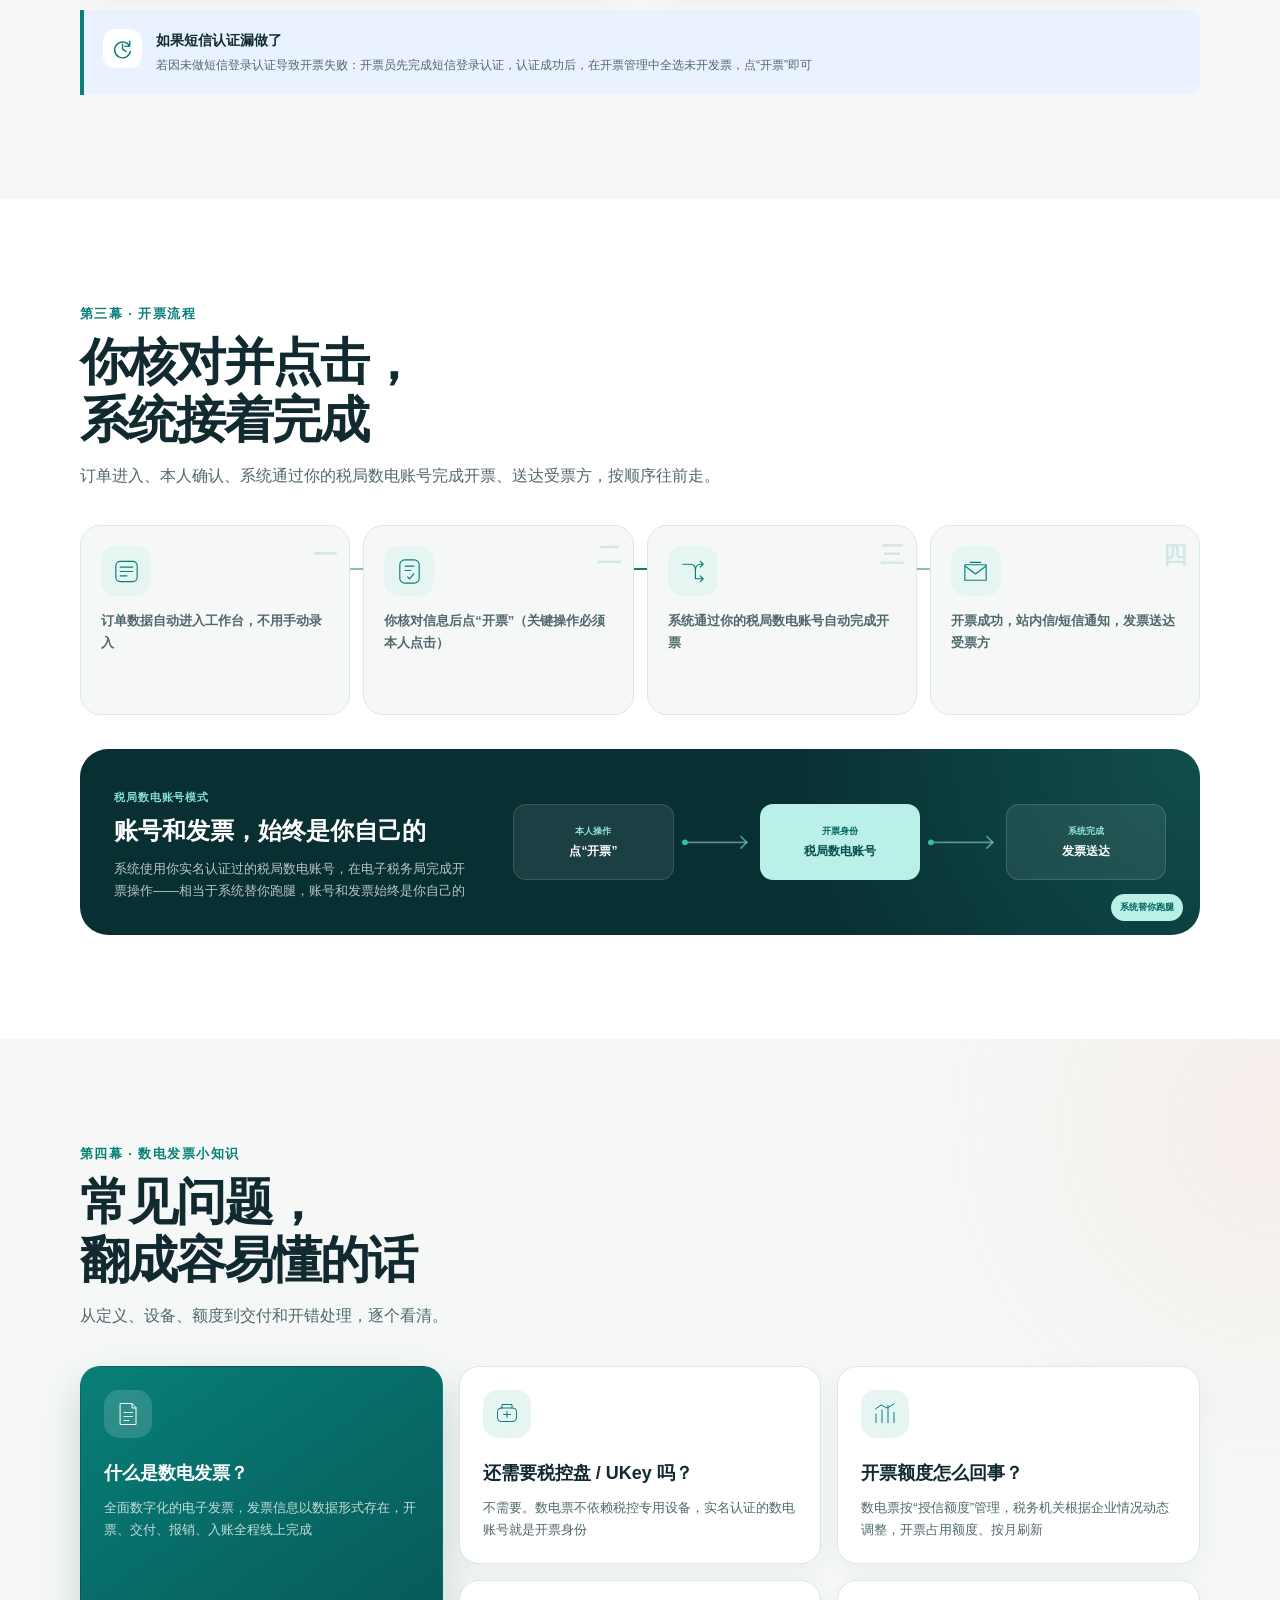
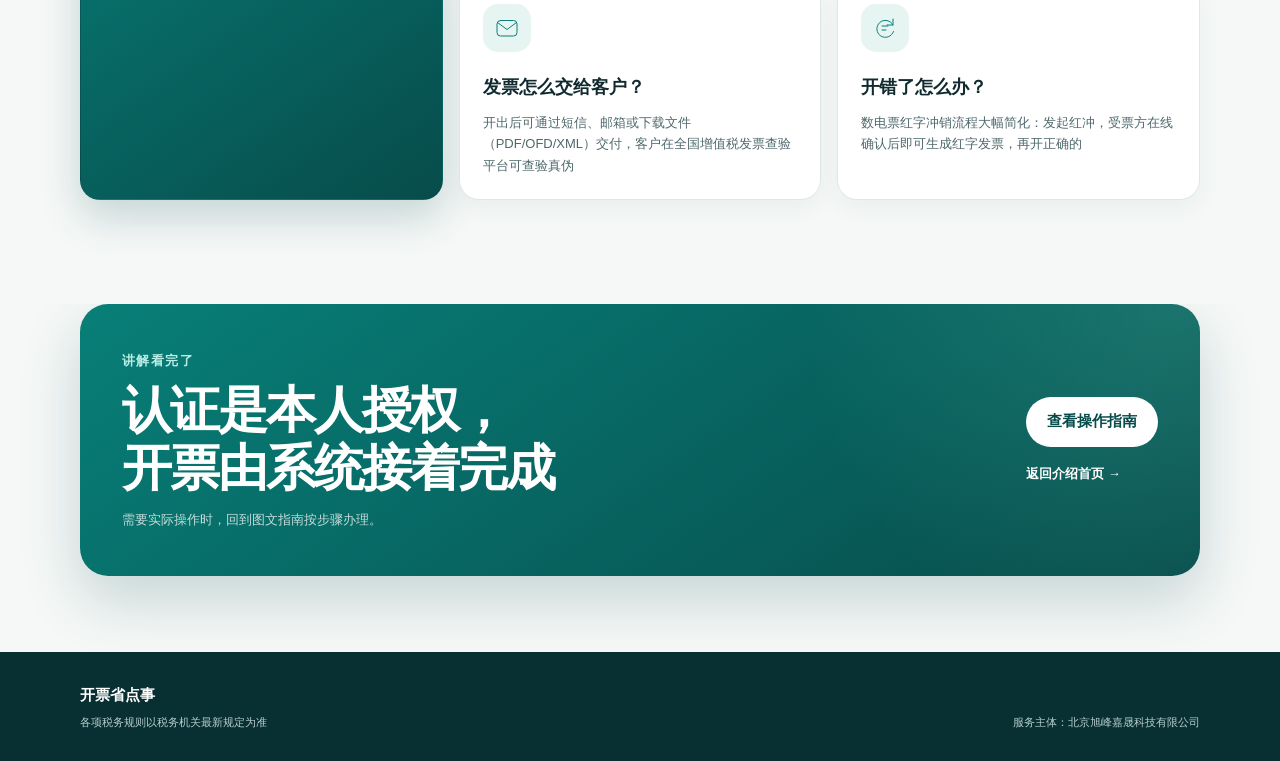
<file: invoice-explainer.html>
<!doctype html>
<html lang="zh-CN">
<head>
  <meta charset="utf-8">
  <meta name="viewport" content="width=device-width, initial-scale=1">
  <meta name="description" content="面向美菜第三方经销商的认证与开票讲解：看懂税局数电账号模式的两次认证、开票流程和数电发票基础知识。">
  <title>认证与开票讲解｜开票省点事</title>
  <link rel="stylesheet" href="assets/style.css">
  <link rel="stylesheet" href="assets/explainer.css">
  <script src="assets/explainer.js" defer></script>
</head>
<body class="explainer-page">
  <a class="skip-link" href="#explainer-main">跳到讲解正文</a>

  <header class="site-header">
    <div class="shell header-inner">
      <a class="brand" href="index.html" aria-label="返回开票省点事首页">
        <span class="brand-mark" aria-hidden="true">
          <svg viewBox="0 0 32 32">
            <path d="M9 6.5h11.5L25 11v14.5H9z"></path>
            <path d="M20.5 6.5V11H25M13 16h8M13 20h6"></path>
          </svg>
        </span>
        <span>
          <strong>开票省点事</strong>
          <small>美菜第三方经销商服务</small>
        </span>
      </a>
      <nav class="header-nav" aria-label="主要导航">
        <a class="header-link" href="index.html">首页</a>
        <a class="header-link" href="guide.html">操作指南</a>
        <a class="header-link" href="invoice-explainer.html">认证讲解</a>
        <a class="header-link" href="manual.html">开票手册</a>
        <a class="header-link" href="message.html">在线留言</a>
      </nav>
    </div>
  </header>

  <main id="explainer-main">
    <section class="explainer-hero" aria-labelledby="explainer-title">
      <div class="explainer-orb explainer-orb-one" aria-hidden="true"></div>
      <div class="explainer-orb explainer-orb-two" aria-hidden="true"></div>
      <div class="shell explainer-hero-grid">
        <div class="explainer-hero-copy reveal">
          <p class="eyebrow"><span aria-hidden="true">●</span> 认证与开票讲解</p>
          <h1 id="explainer-title">开票前，<br><span>先看懂两次认证</span></h1>
          <p class="explainer-lead">扫脸与短信验证码，为什么都需要？顺着页面往下看，认证、开票和数电发票一次讲清。</p>
          <a class="scroll-cue" href="#why-auth">
            <span>向下看懂流程</span>
            <svg viewBox="0 0 24 24" aria-hidden="true">
              <path d="m6 9 6 6 6-6"></path>
            </svg>
          </a>
        </div>

        <div class="hero-story-visual reveal" aria-label="认证后完成开票的流程示意">
          <svg viewBox="0 0 440 410" aria-hidden="true">
            <defs>
              <linearGradient id="hero-panel" x1="0" y1="0" x2="1" y2="1">
                <stop offset="0" stop-color="#ffffff"></stop>
                <stop offset="1" stop-color="#e6f5f2"></stop>
              </linearGradient>
              <linearGradient id="hero-brand" x1="0" y1="0" x2="1" y2="1">
                <stop offset="0" stop-color="#0ca092"></stop>
                <stop offset="1" stop-color="#04655f"></stop>
              </linearGradient>
            </defs>
            <path class="hero-loop" d="M91 184C77 82 196 29 275 82c68 45 37 106 88 151 53 48 3 132-74 105-74-26-130 43-196-9-55-43-50-112-2-145Z"></path>
            <g class="hero-phone">
              <rect x="218" y="60" width="143" height="265" rx="28" fill="#102a2f"></rect>
              <rect x="228" y="72" width="123" height="240" rx="20" fill="url(#hero-panel)"></rect>
              <path d="M269 82h41" stroke="#b9cfcc" stroke-width="5" stroke-linecap="round"></path>
              <rect x="244" y="112" width="91" height="77" rx="13" fill="#fff"></rect>
              <path d="M258 126h19v19h-19zm43 0h20v19h-20zm-43 42h19v-11h11v-12h-11m44 23h-20v-12h-12v-11h12" fill="none" stroke="#087f78" stroke-width="6"></path>
              <circle class="hero-scan-ring" cx="290" cy="229" r="29" fill="none" stroke="#0ca092" stroke-width="3"></circle>
              <path d="M276 225c0-8 6-14 14-14s14 6 14 14m-36 25c5-8 13-12 22-12s17 4 22 12" fill="none" stroke="#087f78" stroke-width="3" stroke-linecap="round"></path>
              <rect x="248" y="274" width="84" height="17" rx="8.5" fill="#d6eeea"></rect>
            </g>
            <g class="hero-robot">
              <rect x="74" y="178" width="148" height="111" rx="30" fill="#fff" stroke="#dce8e5" stroke-width="3"></rect>
              <path d="M148 158v21m-10-30a10 10 0 1 0 20 0 10 10 0 0 0-20 0Z" fill="#fff" stroke="#087f78" stroke-width="4"></path>
              <circle cx="119" cy="225" r="11" fill="#087f78"></circle>
              <circle cx="178" cy="225" r="11" fill="#087f78"></circle>
              <path d="M126 259c14 11 31 11 45 0" fill="none" stroke="#ff7849" stroke-width="5" stroke-linecap="round"></path>
              <path d="M73 211H52c-13 0-13 45 0 45h22m149-45h19c14 0 14 45 0 45h-19" fill="none" stroke="#087f78" stroke-width="8" stroke-linecap="round"></path>
            </g>
            <g class="hero-shield">
              <path d="M188 83c22 0 40-10 40-10s18 10 40 10v35c0 32-22 52-40 61-18-9-40-29-40-61Z" fill="url(#hero-brand)"></path>
              <path d="m210 124 12 12 25-29" fill="none" stroke="#fff" stroke-width="7" stroke-linecap="round" stroke-linejoin="round"></path>
            </g>
            <g class="hero-ticket">
              <rect x="66" y="305" width="171" height="64" rx="16" fill="#fff" stroke="#dce8e5" stroke-width="3"></rect>
              <circle cx="94" cy="337" r="13" fill="#e6f5f2"></circle>
              <path d="m88 337 5 5 9-11" fill="none" stroke="#087f78" stroke-width="3" stroke-linecap="round" stroke-linejoin="round"></path>
              <path d="M119 327h88m-88 20h61" stroke="#9bb5b2" stroke-width="6" stroke-linecap="round"></path>
            </g>
          </svg>
          <span class="visual-label visual-label-auth">实名授权</span>
          <span class="visual-label visual-label-invoice">开票完成</span>
        </div>
      </div>
    </section>

    <nav class="story-nav" aria-label="页面章节">
      <a href="#why-auth"><span>第一幕</span>为什么认证</a>
      <a href="#two-auth"><span>第二幕</span>两次认证</a>
      <a href="#invoice-flow"><span>第三幕</span>开票流程</a>
      <a href="#digital-invoice"><span>第四幕</span>数电知识</a>
    </nav>

    <section class="story-section why-section" id="why-auth" aria-labelledby="why-title">
      <div class="shell story-grid">
        <div class="story-heading reveal">
          <p class="section-kicker">第一幕 · 为什么要认证</p>
          <h2 id="why-title">系统在操作，<br>授权必须来自你</h2>
          <p>先看机器人怎么替你操作，再看为什么会出现实名核验。</p>
          <p class="mode-intro">这种方式叫“<strong data-fact-key="channel_mode.name">税局数电账号模式</strong>”。</p>
        </div>

        <div class="tax-scene reveal" aria-label="系统在电子税务局操作并触发实名核验示意">
          <div class="tax-browser">
            <div class="browser-bar">
              <span></span><span></span><span></span>
              <strong>电子税务局</strong>
            </div>
            <div class="browser-content">
              <div class="browser-menu" aria-hidden="true">
                <i></i><i></i><i></i><i></i>
              </div>
              <div class="browser-work">
                <div class="browser-title"><i></i><span></span></div>
                <div class="browser-form"><i></i><i></i><i></i></div>
                <div class="browser-button">开票</div>
              </div>
            </div>
            <div class="mini-robot" aria-hidden="true">
              <svg viewBox="0 0 120 120">
                <path d="M60 24V13m-7-7a7 7 0 1 0 14 0 7 7 0 0 0-14 0Z" fill="#fff" stroke="currentColor" stroke-width="5"></path>
                <rect x="18" y="26" width="84" height="68" rx="23" fill="#fff" stroke="currentColor" stroke-width="5"></rect>
                <circle cx="44" cy="56" r="7" fill="currentColor"></circle>
                <circle cx="76" cy="56" r="7" fill="currentColor"></circle>
                <path d="M43 77c10 7 24 7 34 0M18 52H8v25h10m84-25h10v25h-10" fill="none" stroke="currentColor" stroke-width="5" stroke-linecap="round"></path>
              </svg>
              <span>系统代操作</span>
            </div>
            <div class="auth-shield" aria-hidden="true">
              <svg viewBox="0 0 120 140">
                <path d="M13 27C39 27 60 13 60 13s21 14 47 14v42c0 36-25 59-47 70-22-11-47-34-47-70Z"></path>
                <path d="m37 72 15 15 32-37"></path>
              </svg>
              <strong>实名核验</strong>
            </div>
          </div>
          <p class="scene-caption"><span aria-hidden="true">●</span> 系统替你跑腿，实名授权仍由本人完成</p>
        </div>

        <blockquote class="why-answer reveal">
          <span aria-hidden="true">“</span>
          <p data-fact-key="channel_mode.desc">系统使用你实名认证过的税局数电账号，在电子税务局完成开票操作——相当于系统替你跑腿，账号和发票始终是你自己的</p>
          <p data-fact-key="channel_mode.why_auth">正因为开票用的是你的数电账号，税务机关要求账号本人实名授权：短信验证码证明手机号是你本人，扫脸认证证明是你本人授权。这是国家的实名安全要求，不是平台额外设置的门槛</p>
        </blockquote>
      </div>
    </section>

    <section class="story-section auth-section" id="two-auth" aria-labelledby="auth-title">
      <div class="shell">
        <div class="section-heading explainer-heading reveal">
          <p class="section-kicker">第二幕 · 两次认证长什么样</p>
          <h2 id="auth-title">一次扫脸，一个验证码</h2>
          <p>两种认证各有自己的周期和操作方式；不开票时，都不需要做。</p>
        </div>

        <div class="auth-card-grid">
          <article class="auth-card face-card reveal">
            <div class="auth-card-top">
              <div>
                <p class="card-label">风险认证</p>
                <h3 data-fact-key="risk_auth.name">风险认证（扫脸认证）</h3>
              </div>
              <span class="required-pill">强制</span>
            </div>
            <div class="auth-visual face-visual" aria-label="用税务 App 扫码并完成人脸识别示意">
              <svg viewBox="0 0 360 260" aria-hidden="true">
                <rect x="35" y="23" width="138" height="214" rx="26" fill="#102a2f"></rect>
                <rect x="44" y="34" width="120" height="190" rx="18" fill="#fff"></rect>
                <path d="M89 46h30" stroke="#9fb4b2" stroke-width="5" stroke-linecap="round"></path>
                <path d="M67 75h25v25H67zm51 0h25v25h-25zm-51 68h25v-25h15v-18H92m51 43h-25v-18h-17v-25h17" fill="none" stroke="#087f78" stroke-width="8"></path>
                <path class="qr-scan" d="M57 109h95" stroke="#ff7849" stroke-width="4" stroke-linecap="round"></path>
                <path d="M173 126h37" stroke="#7aa9a3" stroke-width="4" stroke-dasharray="7 7"></path>
                <path d="m204 116 15 10-15 10" fill="none" stroke="#7aa9a3" stroke-width="4" stroke-linecap="round" stroke-linejoin="round"></path>
                <circle cx="279" cy="127" r="61" fill="#e6f5f2"></circle>
                <path d="M255 121c0-14 11-25 24-25s24 11 24 25m-61 43c8-15 21-23 37-23s29 8 37 23" fill="none" stroke="#087f78" stroke-width="6" stroke-linecap="round"></path>
                <path class="face-bracket" d="M243 107V86h21m51 0h20v21m0 43v20h-20m-51 0h-21v-20" fill="none" stroke="#ff7849" stroke-width="5" stroke-linecap="round"></path>
              </svg>
            </div>
            <div class="fact-number">
              <strong data-fact-key="risk_auth.interval_range">0～183</strong><span>天，企业可设置</span>
            </div>
            <p class="fact-cycle" data-fact-key="risk_auth.cycle">间隔不固定，由企业自己设置：可在 0 天到 183 天之间选，填 0 表示每开一张发票都要刷脸。最长能设多久因企业而异，税务系统会按企业的纳税信用、发票额度等情况评估：有的企业最长 183 天，有的最长 90 天，也有的按小时计算（如 24 小时），以电子税务局设置页面显示的为准</p>
            <dl class="fact-list">
              <div>
                <dt>在哪里</dt>
                <dd data-fact-key="risk_auth.where">数电账号管理中点“风险认证”</dd>
              </div>
              <div>
                <dt>怎么做</dt>
                <dd data-fact-key="risk_auth.method">用税务 App 扫页面二维码，手机上完成人脸识别</dd>
              </div>
              <div>
                <dt>最稳妥的做法</dt>
                <dd data-fact-key="risk_auth.best_practice">用数电账号登录电子税务局，手动开票时做一次刷脸认证：开票前电子税务局会自动弹出认证二维码，用税务 App 扫码完成即可。认证通过后，认证状态会保持企业设置的认证时长。</dd>
              </div>
              <div>
                <dt>想少刷几次</dt>
                <dd data-fact-key="risk_auth.frequency_setting">只有法定代表人或财务负责人能改，开票员、办税员改不了：用他们的身份登录电子税务局，依次点“我要办税”→“发票使用”→“蓝字发票开具”，在发票额度下方或“发票填开”旁边点“扫脸认证时长设置”（有的地区叫“身份认证频次设置”），在页面显示的最长时间以内选择；想少刷几次，就设成页面允许的最长时间。</dd>
              </div>
              <div>
                <dt>风险提醒时</dt>
                <dd data-fact-key="risk_auth.risk_warning_note">另外，开票时如果触发税务风险提醒，即使还没到设置的间隔，也可能要求重新刷脸，以开票平台提示为准。</dd>
              </div>
              <div>
                <dt>不开票时</dt>
                <dd data-fact-key="risk_auth.note">不开票期间不需要做</dd>
              </div>
            </dl>
          </article>

          <article class="auth-card sms-card reveal">
            <div class="auth-card-top">
              <div>
                <p class="card-label">登录认证</p>
                <h3 data-fact-key="sms_auth.name">短信登录认证</h3>
              </div>
              <span class="day-pill">开票当天</span>
            </div>
            <div class="auth-visual sms-visual" aria-label="收到并输入手机短信验证码示意">
              <svg viewBox="0 0 360 260" aria-hidden="true">
                <rect x="102" y="20" width="156" height="220" rx="28" fill="#102a2f"></rect>
                <rect x="112" y="31" width="136" height="196" rx="19" fill="#fff"></rect>
                <path d="M158 43h44" stroke="#9fb4b2" stroke-width="5" stroke-linecap="round"></path>
                <rect x="129" y="72" width="102" height="57" rx="15" fill="#e6f5f2"></rect>
                <path d="m144 91 36 25 36-25" fill="none" stroke="#087f78" stroke-width="5" stroke-linecap="round" stroke-linejoin="round"></path>
                <path d="m144 113 25-19m47 19-25-19" fill="none" stroke="#79aaa5" stroke-width="4" stroke-linecap="round"></path>
                <g class="code-dots">
                  <circle cx="139" cy="165" r="10"></circle>
                  <circle cx="166" cy="165" r="10"></circle>
                  <circle cx="194" cy="165" r="10"></circle>
                  <circle cx="221" cy="165" r="10"></circle>
                </g>
                <rect x="135" y="192" width="90" height="15" rx="7.5" fill="#d6eeea"></rect>
                <path d="M78 93H46c-13 0-23 10-23 23v32c0 13 10 23 23 23h21l15 14v-14h8" fill="#fff0e9" stroke="#ff7849" stroke-width="4" stroke-linejoin="round"></path>
                <path d="M43 123h27m-27 19h18" stroke="#ff7849" stroke-width="5" stroke-linecap="round"></path>
              </svg>
            </div>
            <div class="fact-number">
              <strong data-fact-key="sms_auth.cycle_hours">24</strong>
              <span>小时一次</span>
            </div>
            <p class="fact-cycle" data-fact-key="sms_auth.cycle">24 小时一次，仅开票当天需要</p>
            <dl class="fact-list">
              <div>
                <dt>怎么做</dt>
                <dd data-fact-key="sms_auth.method">电子税务局登录时输入手机短信验证码</dd>
              </div>
              <div>
                <dt>不开票时</dt>
                <dd data-fact-key="sms_auth.note">不开票不用做</dd>
              </div>
            </dl>
          </article>
        </div>

        <aside class="recovery-strip reveal" aria-labelledby="recovery-title">
          <span class="recovery-icon" aria-hidden="true">
            <svg viewBox="0 0 32 32">
              <path d="M26 13a11 11 0 1 0 1 7M26 6v7h-7"></path>
              <path d="M16 10v7l5 3"></path>
            </svg>
          </span>
          <div>
            <h3 id="recovery-title">如果短信认证漏做了</h3>
            <p data-fact-key="auth_failure_recovery">若因未做短信登录认证导致开票失败：开票员先完成短信登录认证，认证成功后，在开票管理中全选未开发票，点“开票”即可</p>
          </div>
        </aside>
      </div>
    </section>

    <section class="story-section flow-section" id="invoice-flow" aria-labelledby="flow-title">
      <div class="shell">
        <div class="section-heading explainer-heading reveal">
          <p class="section-kicker">第三幕 · 开票流程</p>
          <h2 id="flow-title">你核对并点击，<br>系统接着完成</h2>
          <p>订单进入、本人确认、系统通过你的税局数电账号完成开票、送达受票方，按顺序往前走。</p>
        </div>

        <ol class="flow-steps" aria-label="开票流程四步">
          <li class="flow-step reveal">
            <span class="flow-index">一</span>
            <div class="flow-icon" aria-hidden="true">
              <svg viewBox="0 0 64 64">
                <rect x="10" y="11" width="44" height="42" rx="9"></rect>
                <path d="M19 23h26M19 32h26M19 41h14"></path>
              </svg>
            </div>
            <p data-fact-key="invoice_flow.0">订单数据自动进入工作台，不用手动录入</p>
          </li>
          <li class="flow-step reveal">
            <span class="flow-index">二</span>
            <div class="flow-icon" aria-hidden="true">
              <svg viewBox="0 0 64 64">
                <rect x="12" y="8" width="40" height="48" rx="10"></rect>
                <path d="M23 21h18M23 30h12m-7 13 4 4 9-10"></path>
              </svg>
            </div>
            <p data-fact-key="invoice_flow.1">你核对信息后点“开票”（关键操作必须本人点击）</p>
          </li>
          <li class="flow-step reveal">
            <span class="flow-index">三</span>
            <div class="flow-icon" aria-hidden="true">
              <svg viewBox="0 0 64 64">
                <path d="M12 17h15c7 0 11 5 11 12v18M38 29c0-7 4-12 11-12h4M38 47h15"></path>
                <path d="m48 11 6 6-6 6M48 41l6 6-6 6"></path>
              </svg>
            </div>
            <p data-fact-key="invoice_flow.2">系统通过你的税局数电账号自动完成开票</p>
          </li>
          <li class="flow-step reveal">
            <span class="flow-index">四</span>
            <div class="flow-icon" aria-hidden="true">
              <svg viewBox="0 0 64 64">
                <path d="M10 18h44v32H10z"></path>
                <path d="m11 21 21 16 21-16M21 13h22"></path>
              </svg>
            </div>
            <p data-fact-key="invoice_flow.3">开票成功，站内信/短信通知，发票送达受票方</p>
          </li>
        </ol>

        <div class="channel-scene reveal" aria-labelledby="account-mode-title">
          <div class="channel-copy">
            <p class="card-label" data-fact-key="channel_mode.name">税局数电账号模式</p>
            <h3 id="account-mode-title">账号和发票，始终是你自己的</h3>
            <p class="merchant-view" data-fact-key="channel_mode.desc">系统使用你实名认证过的税局数电账号，在电子税务局完成开票操作——相当于系统替你跑腿，账号和发票始终是你自己的</p>
          </div>
          <div class="account-route" aria-label="本人点击开票后，系统通过税局数电账号完成开票的示意">
            <div class="account-node">
              <span>本人操作</span>
              <strong>点“开票”</strong>
            </div>
            <div class="account-arrow" aria-hidden="true">
              <svg viewBox="0 0 120 32">
                <path d="M3 16h108"></path>
                <path d="m101 6 10 10-10 10"></path>
                <circle class="account-route-dot" cx="5" cy="16" r="5"></circle>
              </svg>
            </div>
            <div class="account-node account-node-main">
              <span>开票身份</span>
              <strong>税局数电账号</strong>
            </div>
            <div class="account-arrow" aria-hidden="true">
              <svg viewBox="0 0 120 32">
                <path d="M3 16h108"></path>
                <path d="m101 6 10 10-10 10"></path>
                <circle class="account-route-dot account-route-dot-late" cx="5" cy="16" r="5"></circle>
              </svg>
            </div>
            <div class="account-node">
              <span>系统完成</span>
              <strong>发票送达</strong>
            </div>
          </div>
          <span class="unnoticed-pill">系统替你跑腿</span>
        </div>
      </div>
    </section>

    <section class="story-section knowledge-section" id="digital-invoice" aria-labelledby="knowledge-title">
      <div class="shell">
        <div class="section-heading explainer-heading reveal">
          <p class="section-kicker">第四幕 · 数电发票小知识</p>
          <h2 id="knowledge-title">常见问题，<br>翻成容易懂的话</h2>
          <p>从定义、设备、额度到交付和开错处理，逐个看清。</p>
        </div>

        <div class="knowledge-grid">
          <article class="knowledge-card knowledge-card-featured reveal">
            <span class="knowledge-icon" aria-hidden="true">
              <svg viewBox="0 0 56 56">
                <path d="M13 7h23l8 8v34H13z"></path>
                <path d="M36 7v9h8M20 25h17M20 33h17M20 41h10"></path>
              </svg>
            </span>
            <h3 data-fact-key="shudian_knowledge.0.q">什么是数电发票？</h3>
            <p data-fact-key="shudian_knowledge.0.a">全面数字化的电子发票，发票信息以数据形式存在，开票、交付、报销、入账全程线上完成</p>
          </article>
          <article class="knowledge-card reveal">
            <span class="knowledge-icon" aria-hidden="true">
              <svg viewBox="0 0 56 56">
                <rect x="9" y="16" width="38" height="27" rx="7"></rect>
                <path d="M18 16V9h20v7M21 29h14M28 23v12"></path>
              </svg>
            </span>
            <h3 data-fact-key="shudian_knowledge.1.q">还需要税控盘 / UKey 吗？</h3>
            <p data-fact-key="shudian_knowledge.1.a">不需要。数电票不依赖税控专用设备，实名认证的数电账号就是开票身份</p>
          </article>
          <article class="knowledge-card reveal">
            <span class="knowledge-icon" aria-hidden="true">
              <svg viewBox="0 0 56 56">
                <path d="M10 45V28m12 17V20m12 25V11m12 34V25"></path>
                <path d="m9 18 11-8 12 6 14-8"></path>
              </svg>
            </span>
            <h3 data-fact-key="shudian_knowledge.2.q">开票额度怎么回事？</h3>
            <p data-fact-key="shudian_knowledge.2.a">数电票按“授信额度”管理，税务机关根据企业情况动态调整，开票占用额度、按月刷新</p>
          </article>
          <article class="knowledge-card reveal">
            <span class="knowledge-icon" aria-hidden="true">
              <svg viewBox="0 0 56 56">
                <rect x="8" y="13" width="40" height="31" rx="7"></rect>
                <path d="m9 17 19 14 19-14"></path>
              </svg>
            </span>
            <h3 data-fact-key="shudian_knowledge.3.q">发票怎么交给客户？</h3>
            <p data-fact-key="shudian_knowledge.3.a">开出后可通过短信、邮箱或下载文件（PDF/OFD/XML）交付，客户在全国增值税发票查验平台可查验真伪</p>
          </article>
          <article class="knowledge-card reveal">
            <span class="knowledge-icon" aria-hidden="true">
              <svg viewBox="0 0 56 56">
                <path d="M44 22a17 17 0 1 0 1 13"></path>
                <path d="M44 10v12H32M22 24h12M22 32h8"></path>
              </svg>
            </span>
            <h3 data-fact-key="shudian_knowledge.4.q">开错了怎么办？</h3>
            <p data-fact-key="shudian_knowledge.4.a">数电票红字冲销流程大幅简化：发起红冲，受票方在线确认后即可生成红字发票，再开正确的</p>
          </article>
        </div>
      </div>
    </section>

    <section class="explainer-closing">
      <div class="shell closing-card reveal">
        <div>
          <p class="section-kicker light">讲解看完了</p>
          <h2>认证是本人授权，<br>开票由系统接着完成</h2>
          <p>需要实际操作时，回到图文指南按步骤办理。</p>
        </div>
        <div class="closing-actions">
          <a class="button button-light" href="guide.html">查看操作指南</a>
          <a class="closing-link" href="index.html">返回介绍首页 <span aria-hidden="true">→</span></a>
        </div>
      </div>
    </section>
  </main>

  <footer class="site-footer explainer-footer">
    <div class="shell footer-inner">
      <div>
        <strong>开票省点事</strong>
        <p data-fact-key="compliance_note">各项税务规则以税务机关最新规定为准</p>
      </div>
      <p class="entity">服务主体：<span data-service-entity>北京旭峰嘉晟科技有限公司</span></p>
    </div>
  </footer>
</body>
</html>
</file>
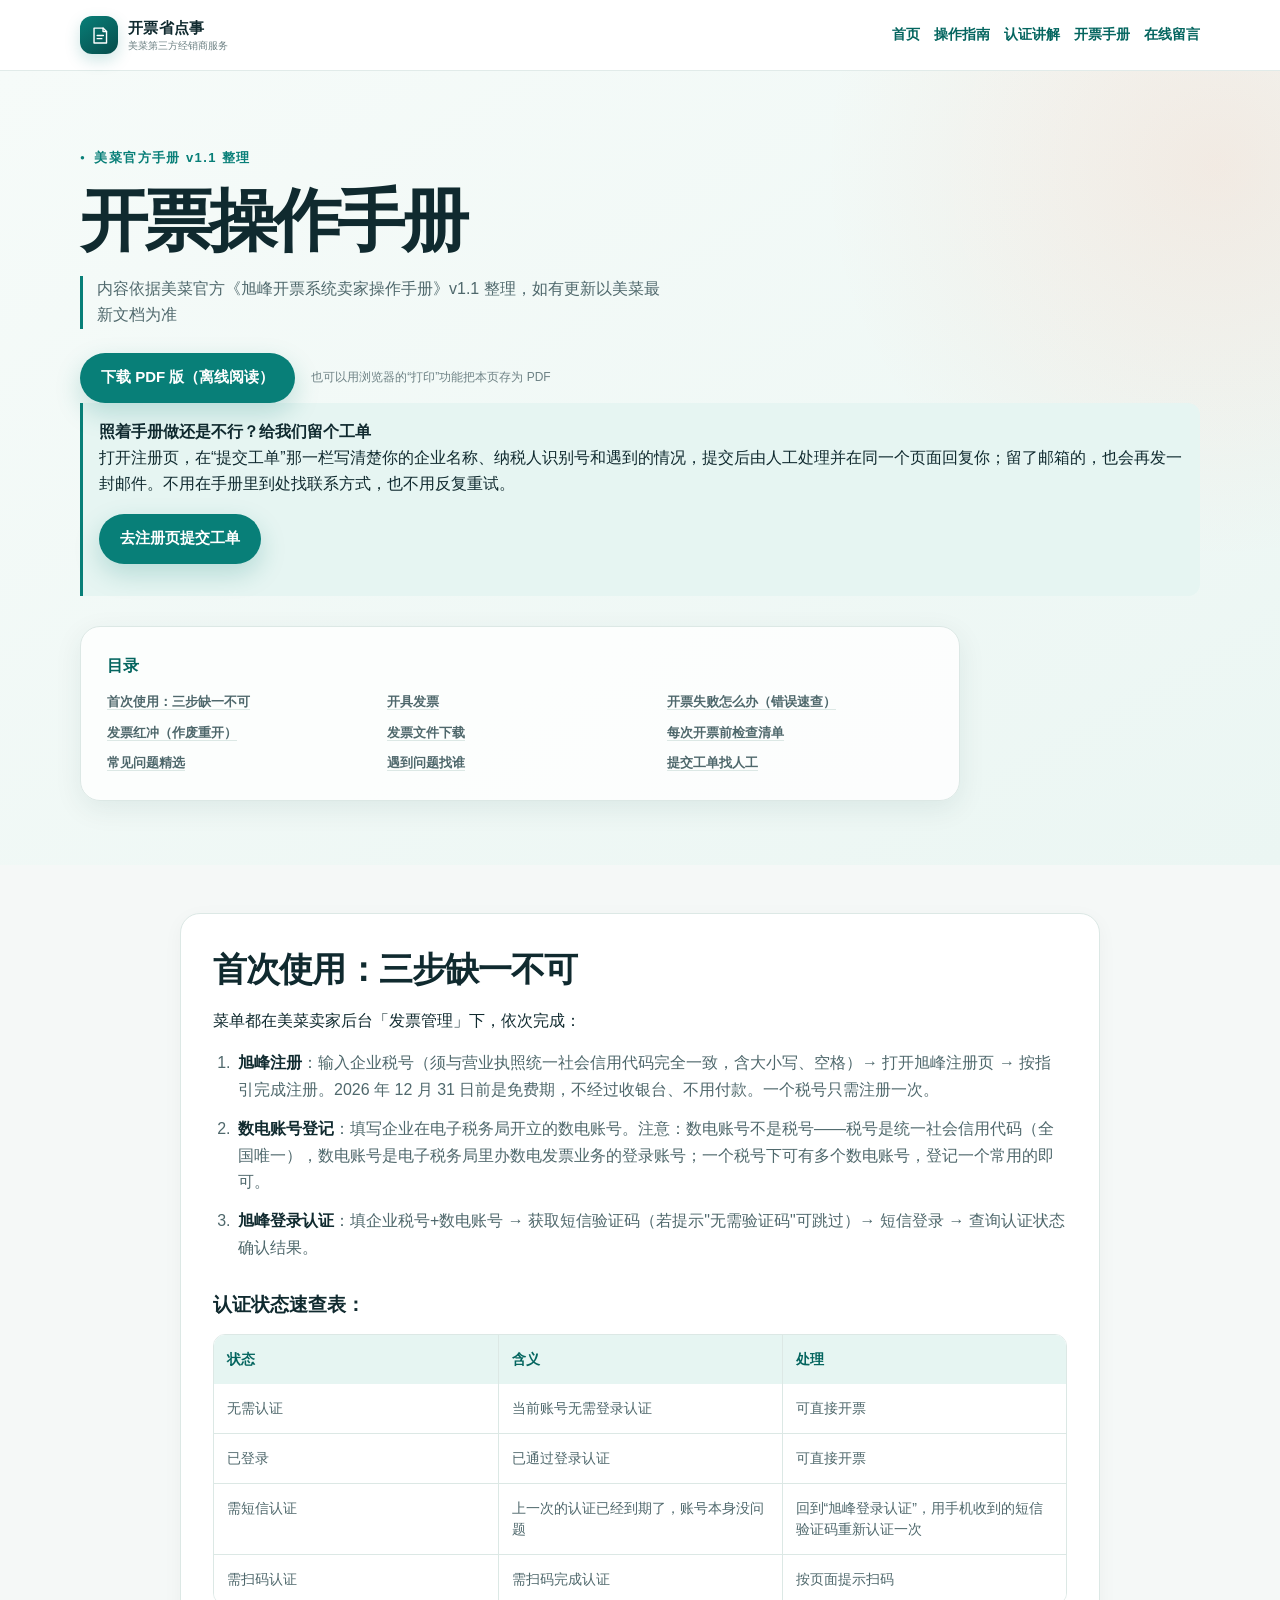
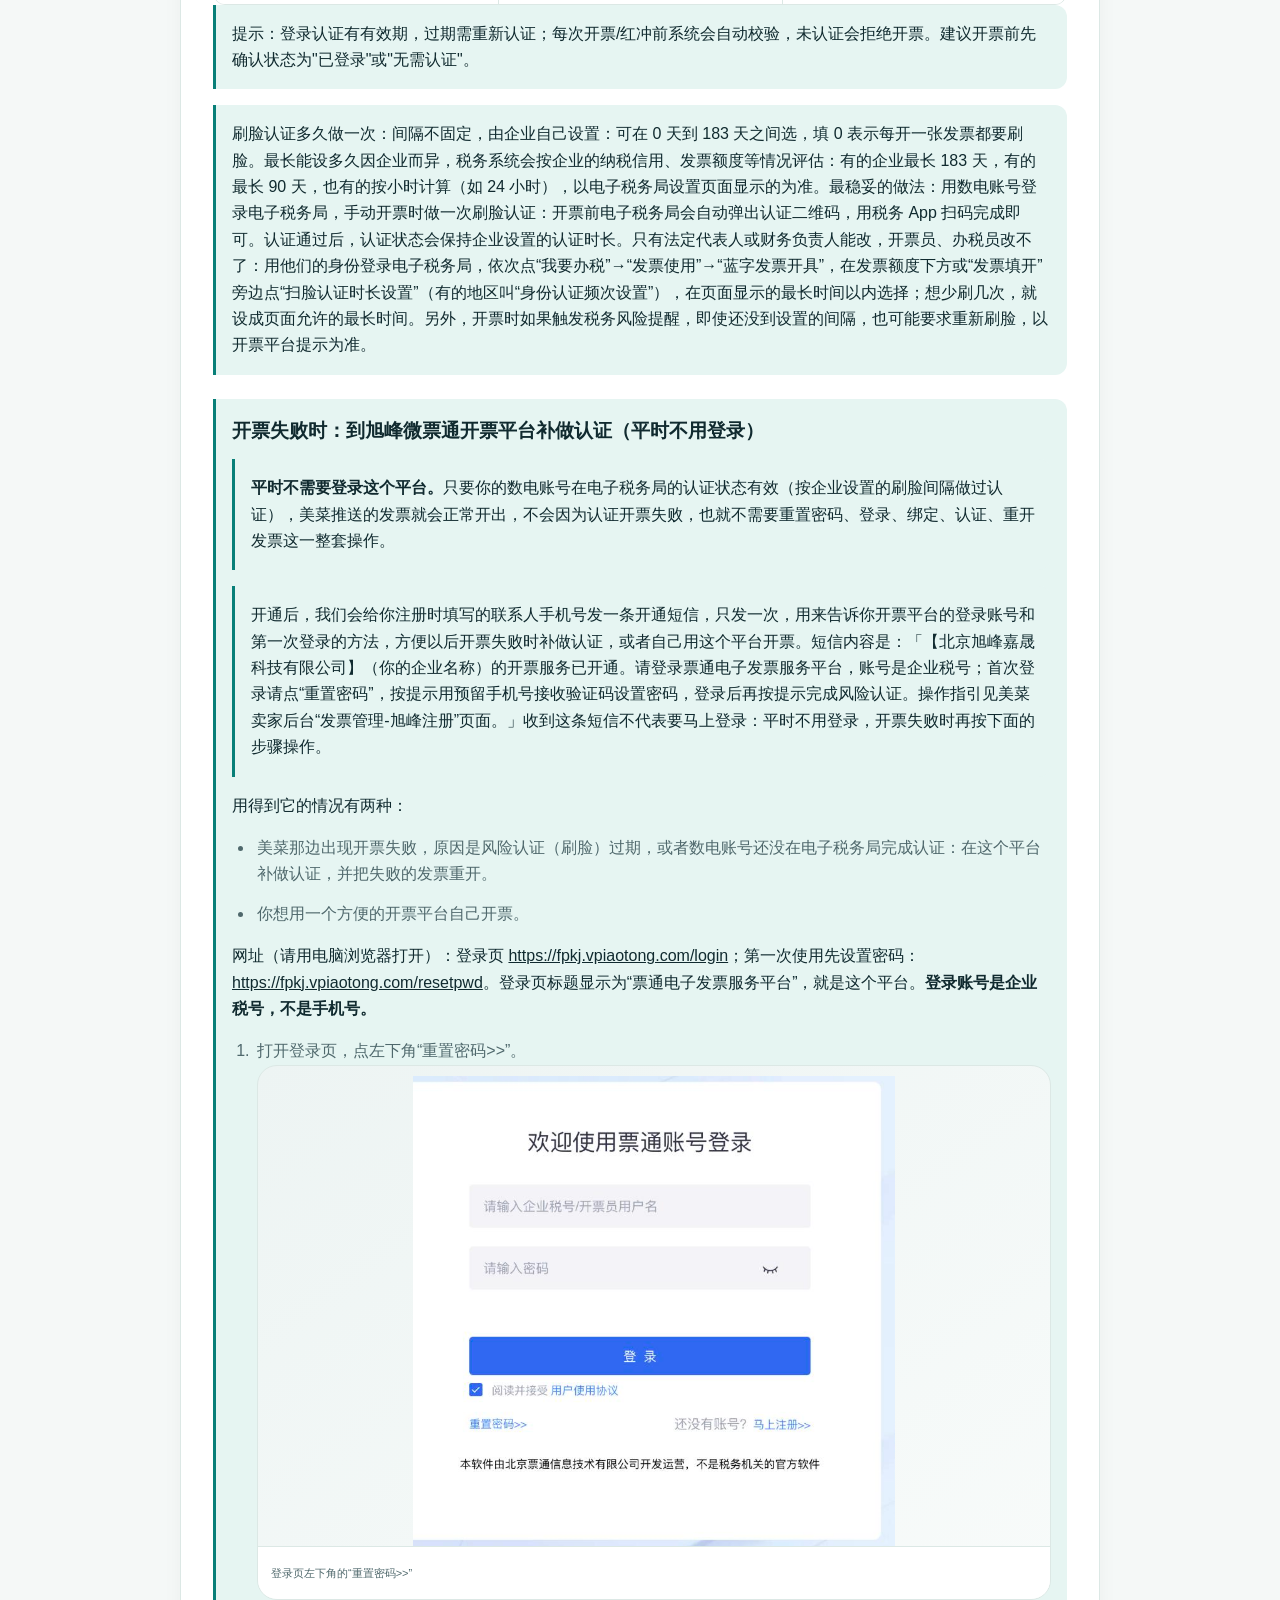
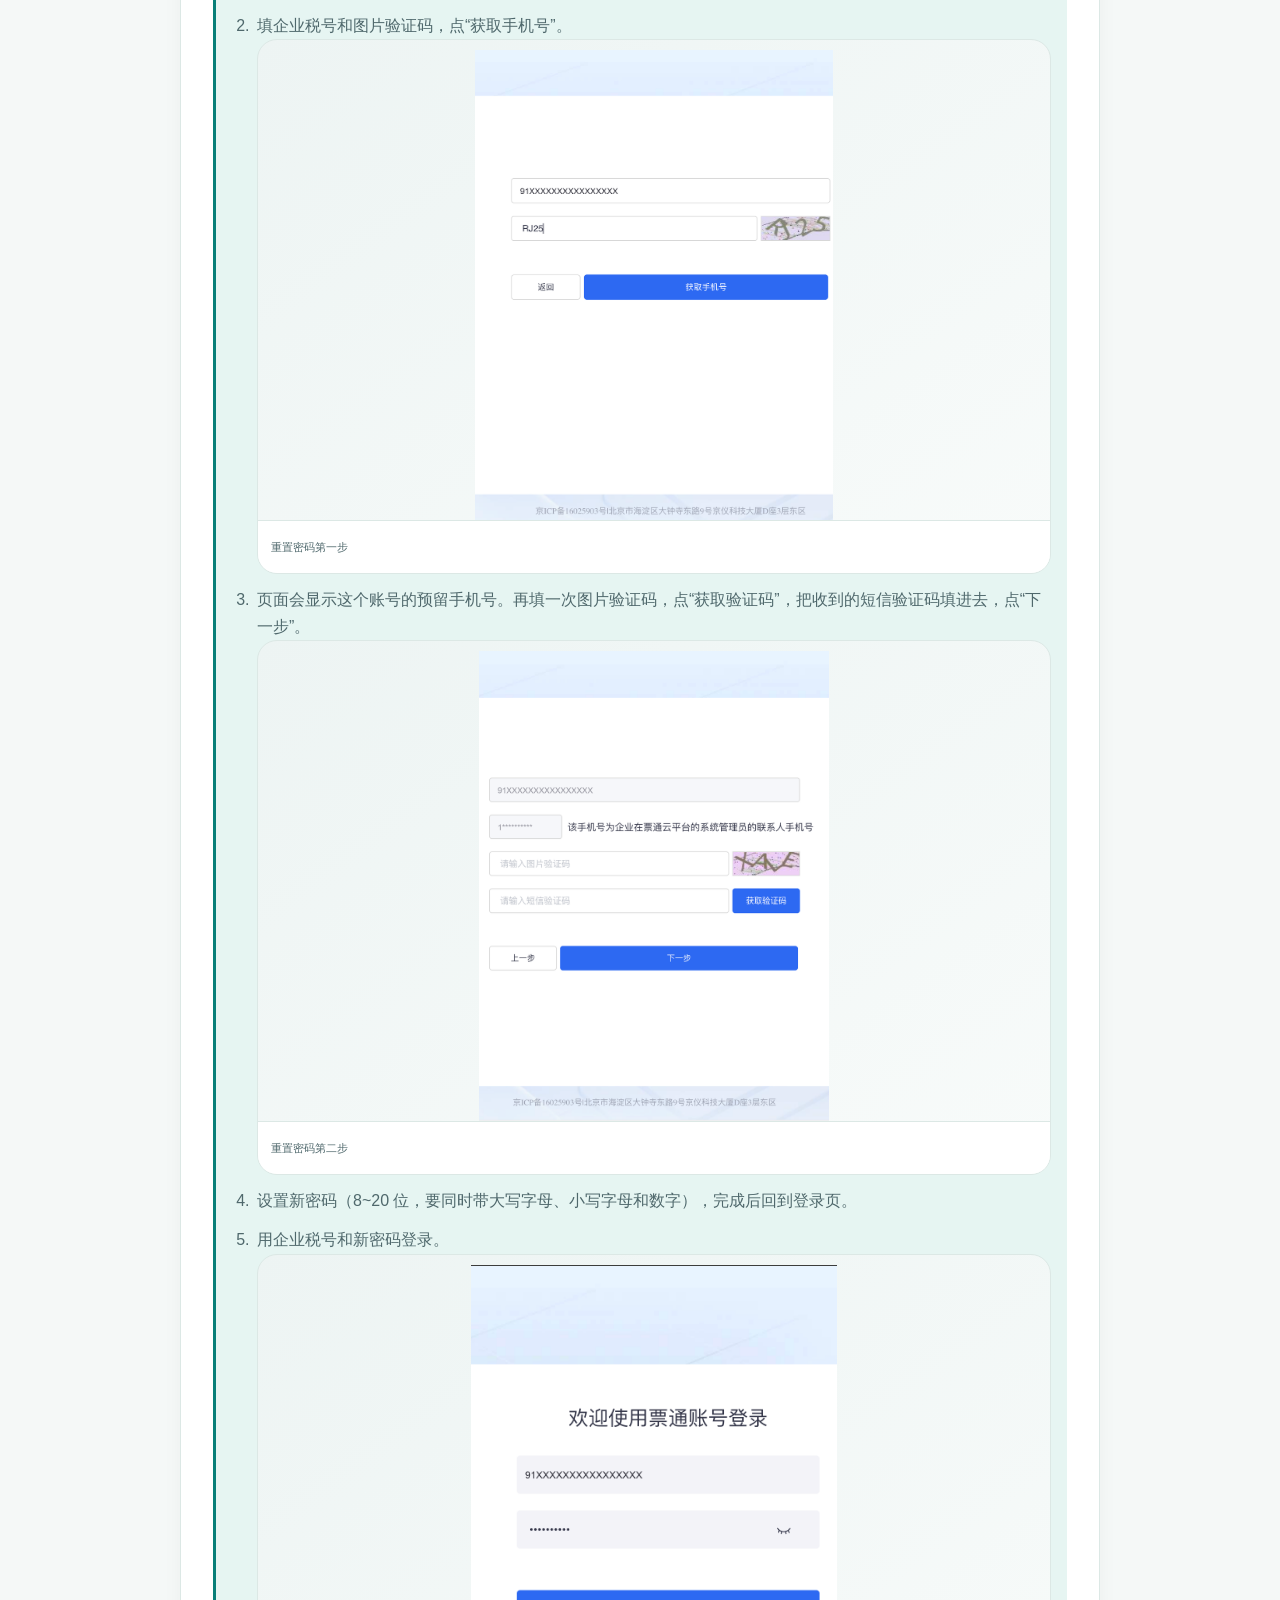
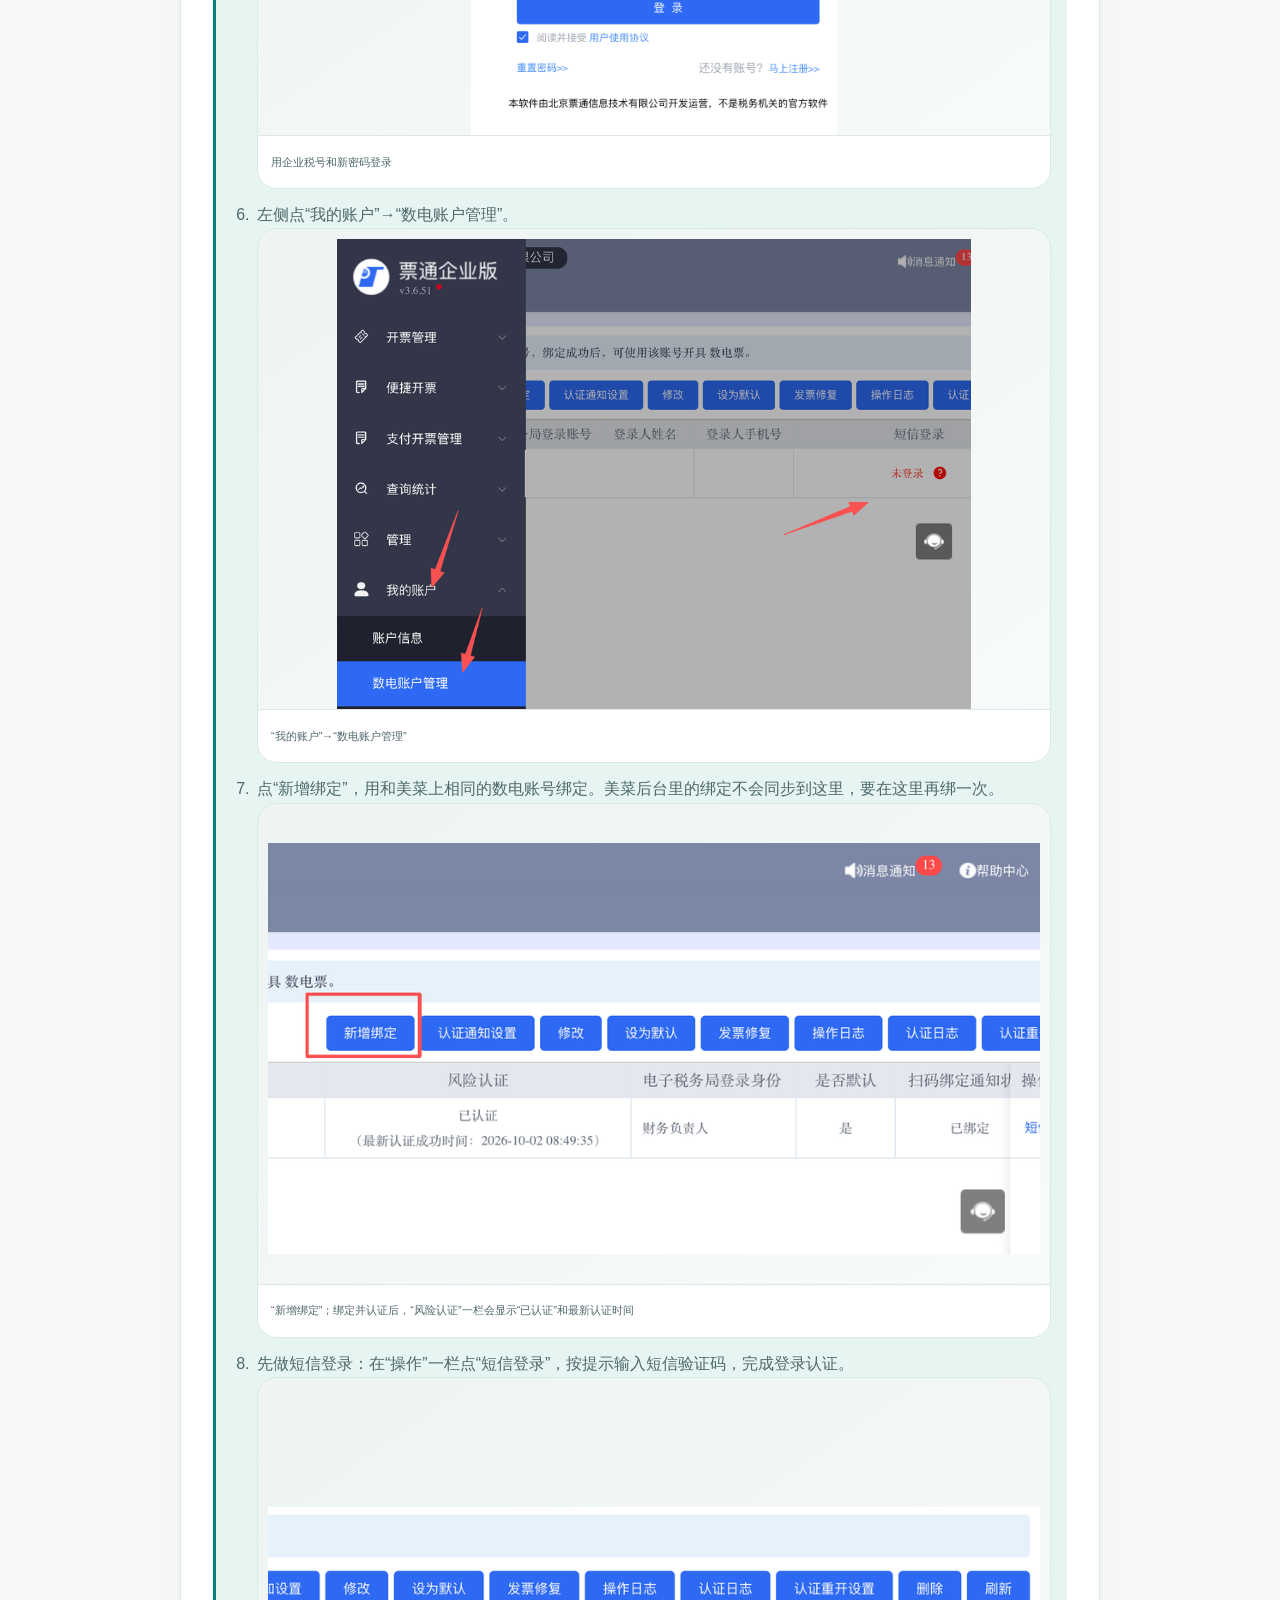
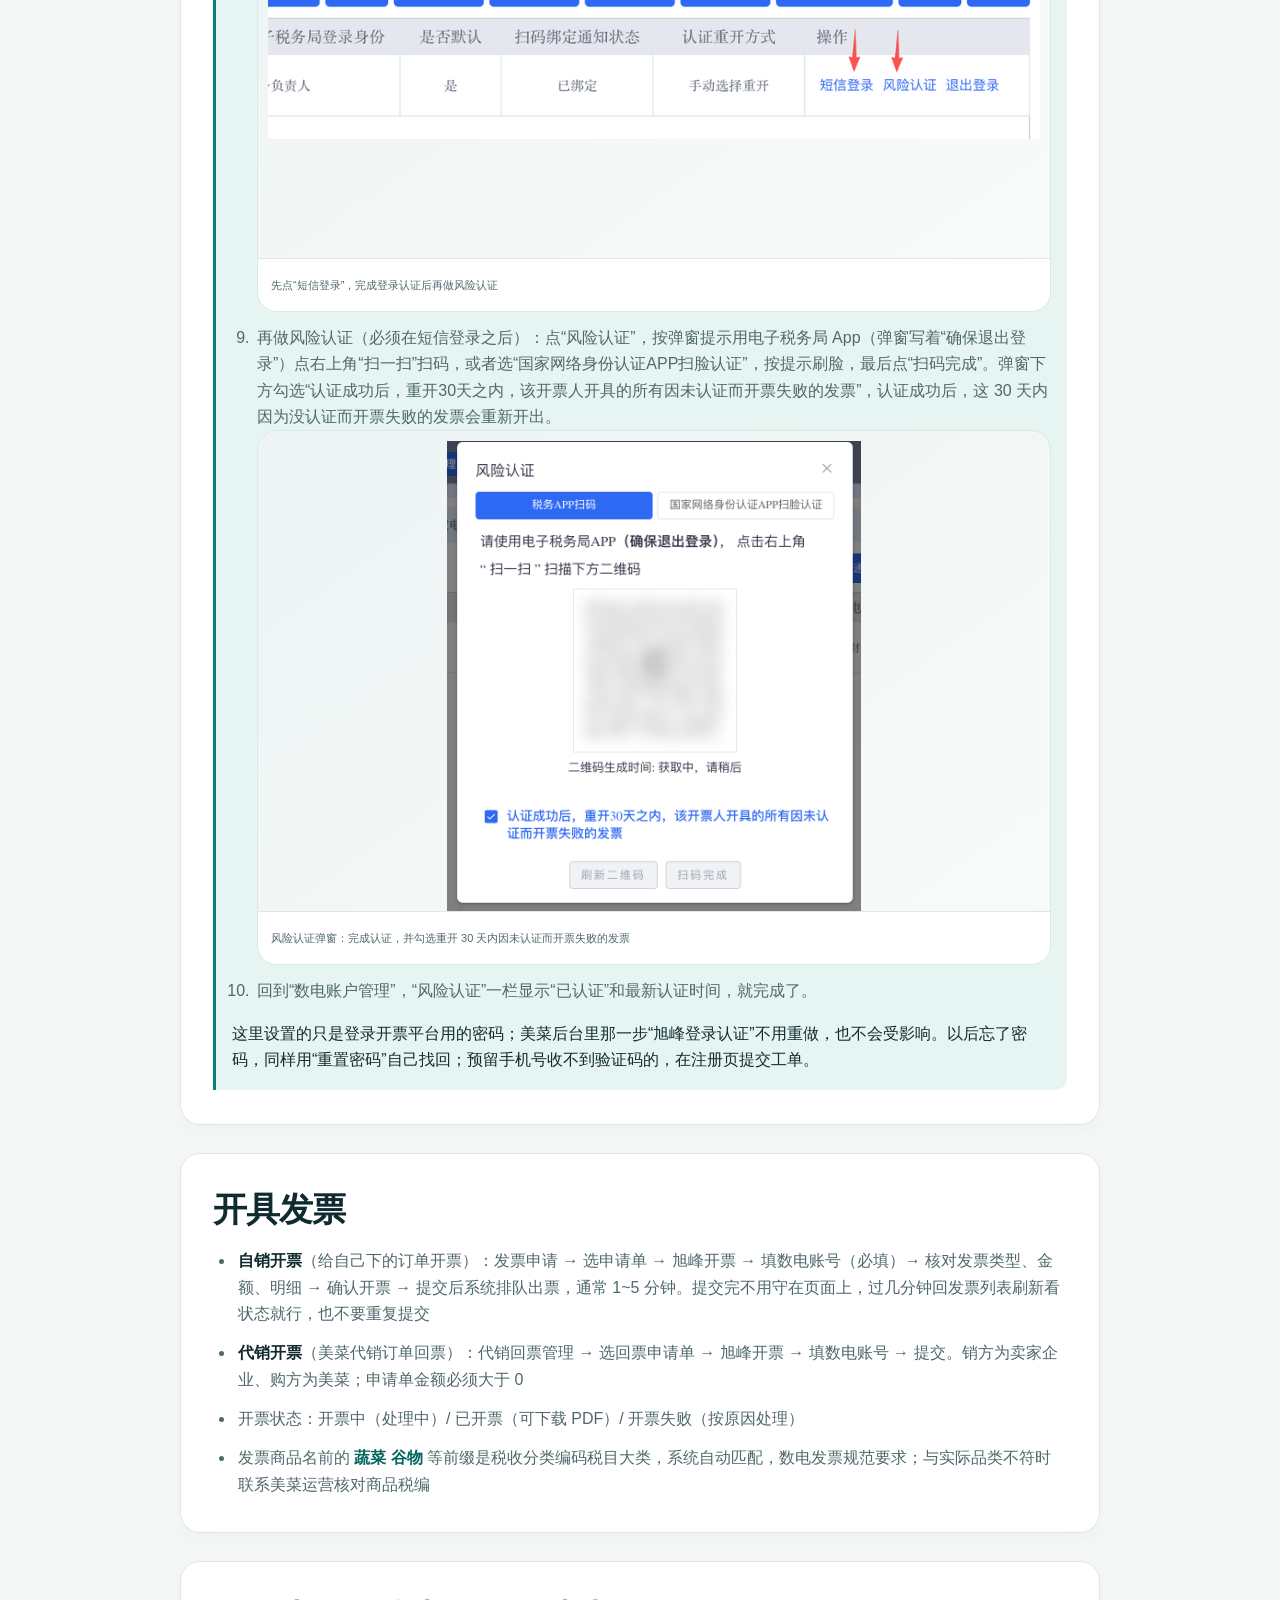
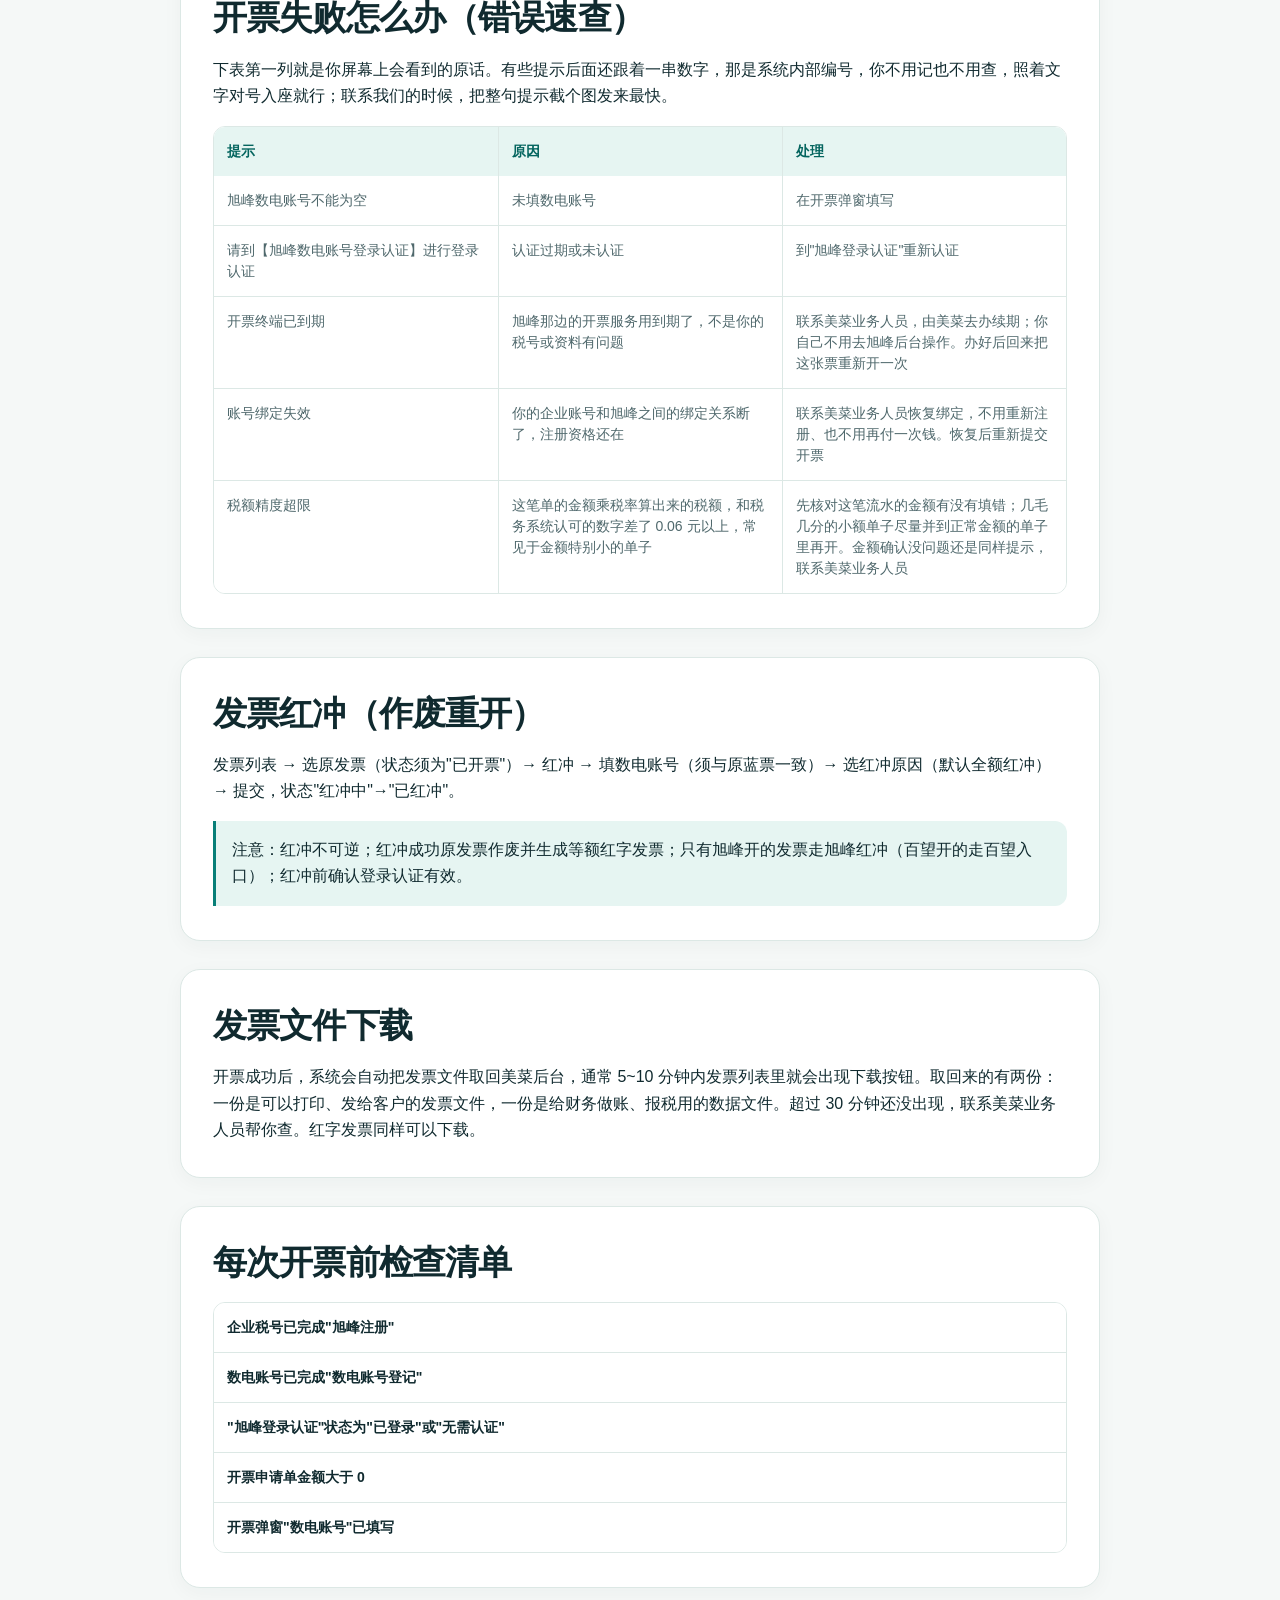
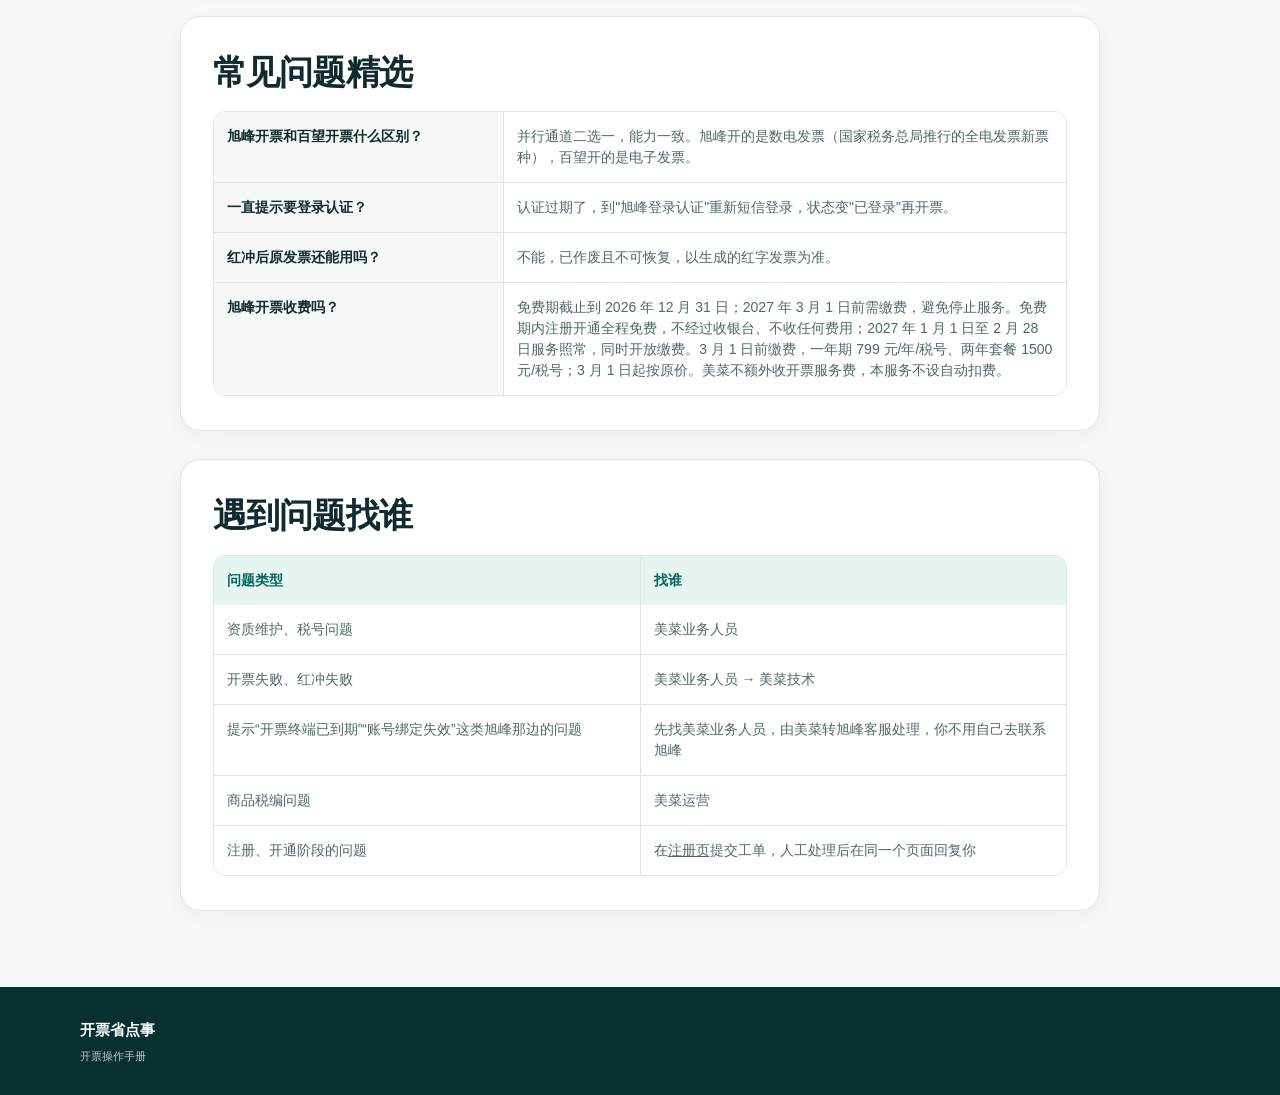
<file: manual.html>
<!doctype html>
<html lang="zh-CN">
<head>
  <meta charset="utf-8">
  <meta name="viewport" content="width=device-width, initial-scale=1">
  <meta name="description" content="内容依据美菜官方《旭峰开票系统卖家操作手册》v1.1 整理，如有更新以美菜最新文档为准">
  <title>开票操作手册｜开票省点事</title>
  <link rel="stylesheet" href="assets/style.css">
</head>
<body class="guide-page manual-page">
  <a class="skip-link" href="#manual-main">跳到手册正文</a>

  <header class="site-header">
    <div class="shell header-inner">
      <a class="brand" href="index.html" aria-label="返回开票省点事首页">
        <span class="brand-mark" aria-hidden="true">
          <svg viewBox="0 0 32 32" role="img">
            <path d="M9 6.5h11.5L25 11v14.5H9z"></path>
            <path d="M20.5 6.5V11H25M13 16h8M13 20h6"></path>
          </svg>
        </span>
        <span>
          <strong>开票省点事</strong>
          <small>美菜第三方经销商服务</small>
        </span>
      </a>
      <nav class="header-nav" aria-label="主要导航">
        <a class="header-link" href="index.html">首页</a>
        <a class="header-link" href="guide.html">操作指南</a>
        <a class="header-link" href="invoice-explainer.html">认证讲解</a>
        <a class="header-link" href="manual.html">开票手册</a>
        <a class="header-link" href="message.html">在线留言</a>
      </nav>
    </div>
  </header>

  <main id="manual-main">
    <section class="guide-hero manual-hero">
      <div class="shell">
        <p class="eyebrow"><span aria-hidden="true">●</span> 美菜官方手册 v1.1 整理</p>
        <h1>开票操作手册</h1>
        <p class="manual-source">内容依据美菜官方《旭峰开票系统卖家操作手册》v1.1 整理，如有更新以美菜最新文档为准</p>

        <div class="manual-actions">
          <a class="button button-primary" href="assets/manual.pdf" download="开票操作手册.pdf">下载 PDF 版（离线阅读）</a>
          <p class="microcopy">也可以用浏览器的“打印”功能把本页存为 PDF</p>
        </div>

        <div class="manual-note" id="ticket">
          <strong>照着手册做还是不行？给我们留个工单</strong>
          <p>打开注册页，在“提交工单”那一栏写清楚你的企业名称、纳税人识别号和遇到的情况，提交后由人工处理并在同一个页面回复你；留了邮箱的，也会再发一封邮件。不用在手册里到处找联系方式，也不用反复重试。</p>
          <p><a class="button button-primary" href="https://fapiao.chinavtax.com/register" target="_blank" rel="noopener">去注册页提交工单</a></p>
        </div>

        <nav class="manual-toc" aria-label="页内目录">
          <strong>目录</strong>
          <div>
            <a href="#first-use">首次使用：三步缺一不可</a>
            <a href="#invoice">开具发票</a>
            <a href="#errors">开票失败怎么办（错误速查）</a>
            <a href="#red-invoice">发票红冲（作废重开）</a>
            <a href="#download">发票文件下载</a>
            <a href="#checklist">每次开票前检查清单</a>
            <a href="#faq">常见问题精选</a>
            <a href="#contact">遇到问题找谁</a>
            <a href="#ticket">提交工单找人工</a>
          </div>
        </nav>
      </div>
    </section>

    <div class="shell manual-shell">
      <section class="manual-chapter" id="first-use">
        <h2>首次使用：三步缺一不可</h2>
        <p>菜单都在美菜卖家后台「发票管理」下，依次完成：</p>
        <ol class="manual-steps">
          <li><strong>旭峰注册</strong>：输入企业税号（须与营业执照统一社会信用代码完全一致，含大小写、空格）→ 打开旭峰注册页 → 按指引完成注册。2026 年 12 月 31 日前是免费期，不经过收银台、不用付款。一个税号只需注册一次。</li>
          <li><strong>数电账号登记</strong>：填写企业在电子税务局开立的数电账号。注意：数电账号不是税号——税号是统一社会信用代码（全国唯一），数电账号是电子税务局里办数电发票业务的登录账号；一个税号下可有多个数电账号，登记一个常用的即可。</li>
          <li><strong>旭峰登录认证</strong>：填企业税号+数电账号 → 获取短信验证码（若提示"无需验证码"可跳过）→ 短信登录 → 查询认证状态确认结果。</li>
        </ol>

        <h3>认证状态速查表：</h3>
        <div class="manual-table-wrap">
          <table class="manual-table">
            <thead>
              <tr>
                <th scope="col">状态</th>
                <th scope="col">含义</th>
                <th scope="col">处理</th>
              </tr>
            </thead>
            <tbody>
              <tr>
                <td>无需认证</td>
                <td>当前账号无需登录认证</td>
                <td>可直接开票</td>
              </tr>
              <tr>
                <td>已登录</td>
                <td>已通过登录认证</td>
                <td>可直接开票</td>
              </tr>
              <tr>
                <td>需短信认证</td>
                <td>上一次的认证已经到期了，账号本身没问题</td>
                <td>回到“旭峰登录认证”，用手机收到的短信验证码重新认证一次</td>
              </tr>
              <tr>
                <td>需扫码认证</td>
                <td>需扫码完成认证</td>
                <td>按页面提示扫码</td>
              </tr>
            </tbody>
          </table>
        </div>

        <p class="manual-note">提示：登录认证有有效期，过期需重新认证；每次开票/红冲前系统会自动校验，未认证会拒绝开票。建议开票前先确认状态为"已登录"或"无需认证"。</p>
        <p class="manual-note">刷脸认证多久做一次：间隔不固定，由企业自己设置：可在 0 天到 183 天之间选，填 0 表示每开一张发票都要刷脸。最长能设多久因企业而异，税务系统会按企业的纳税信用、发票额度等情况评估：有的企业最长 183 天，有的最长 90 天，也有的按小时计算（如 24 小时），以电子税务局设置页面显示的为准。最稳妥的做法：用数电账号登录电子税务局，手动开票时做一次刷脸认证：开票前电子税务局会自动弹出认证二维码，用税务 App 扫码完成即可。认证通过后，认证状态会保持企业设置的认证时长。只有法定代表人或财务负责人能改，开票员、办税员改不了：用他们的身份登录电子税务局，依次点“我要办税”→“发票使用”→“蓝字发票开具”，在发票额度下方或“发票填开”旁边点“扫脸认证时长设置”（有的地区叫“身份认证频次设置”），在页面显示的最长时间以内选择；想少刷几次，就设成页面允许的最长时间。另外，开票时如果触发税务风险提醒，即使还没到设置的间隔，也可能要求重新刷脸，以开票平台提示为准。</p>

        <div class="manual-subsection">
          <h3 id="platform">开票失败时：到旭峰微票通开票平台补做认证（平时不用登录）</h3>
          <p class="manual-note"><strong>平时不需要登录这个平台。</strong>只要你的数电账号在电子税务局的认证状态有效（按企业设置的刷脸间隔做过认证），美菜推送的发票就会正常开出，不会因为认证开票失败，也就不需要重置密码、登录、绑定、认证、重开发票这一整套操作。</p>
          <p class="manual-note">开通后，我们会给你注册时填写的联系人手机号发一条开通短信，只发一次，用来告诉你开票平台的登录账号和第一次登录的方法，方便以后开票失败时补做认证，或者自己用这个平台开票。短信内容是：「【北京旭峰嘉晟科技有限公司】（你的企业名称）的开票服务已开通。请登录票通电子发票服务平台，账号是企业税号；首次登录请点“重置密码”，按提示用预留手机号接收验证码设置密码，登录后再按提示完成风险认证。操作指引见美菜卖家后台“发票管理-旭峰注册”页面。」收到这条短信不代表要马上登录：平时不用登录，开票失败时再按下面的步骤操作。</p>
          <p>用得到它的情况有两种：</p>
          <ul class="manual-list">
            <li>美菜那边出现开票失败，原因是风险认证（刷脸）过期，或者数电账号还没在电子税务局完成认证：在这个平台补做认证，并把失败的发票重开。</li>
            <li>你想用一个方便的开票平台自己开票。</li>
          </ul>
          <p>网址（请用电脑浏览器打开）：登录页 <a href="https://fpkj.vpiaotong.com/login" target="_blank" rel="noopener">https://fpkj.vpiaotong.com/login</a>；第一次使用先设置密码：<a href="https://fpkj.vpiaotong.com/resetpwd" target="_blank" rel="noopener">https://fpkj.vpiaotong.com/resetpwd</a>。登录页标题显示为“票通电子发票服务平台”，就是这个平台。<strong>登录账号是企业税号，不是手机号。</strong></p>
          <ol class="manual-steps">
            <li>打开登录页，点左下角“重置密码&gt;&gt;”。
              <figure class="screenshot-frame">
                <img src="assets/screenshots/platform-01-login.png" alt="登录页左下角的重置密码入口">
                <figcaption>登录页左下角的“重置密码&gt;&gt;”</figcaption>
              </figure>
            </li>
            <li>填企业税号和图片验证码，点“获取手机号”。
              <figure class="screenshot-frame">
                <img src="assets/screenshots/platform-02-reset-step1.png" alt="重置密码第一步：填写企业税号和图片验证码，获取手机号">
                <figcaption>重置密码第一步</figcaption>
              </figure>
            </li>
            <li>页面会显示这个账号的预留手机号。再填一次图片验证码，点“获取验证码”，把收到的短信验证码填进去，点“下一步”。
              <figure class="screenshot-frame">
                <img src="assets/screenshots/platform-03-reset-step2.png" alt="重置密码第二步：获取并填写短信验证码">
                <figcaption>重置密码第二步</figcaption>
              </figure>
            </li>
            <li>设置新密码（8~20 位，要同时带大写字母、小写字母和数字），完成后回到登录页。</li>
            <li>用企业税号和新密码登录。
              <figure class="screenshot-frame">
                <img src="assets/screenshots/platform-04-login.png" alt="用企业税号和新密码登录开票平台">
                <figcaption>用企业税号和新密码登录</figcaption>
              </figure>
            </li>
            <li>左侧点“我的账户”→“数电账户管理”。
              <figure class="screenshot-frame">
                <img src="assets/screenshots/platform-05-account-menu.png" alt="左侧我的账户菜单中的数电账户管理入口">
                <figcaption>“我的账户”→“数电账户管理”</figcaption>
              </figure>
            </li>
            <li>点“新增绑定”，用和美菜上相同的数电账号绑定。美菜后台里的绑定不会同步到这里，要在这里再绑一次。
              <figure class="screenshot-frame">
                <img src="assets/screenshots/platform-06-binding.png" alt="新增绑定按钮，以及风险认证已认证状态和最新认证时间">
                <figcaption>“新增绑定”；绑定并认证后，“风险认证”一栏会显示“已认证”和最新认证时间</figcaption>
              </figure>
            </li>
            <li>先做短信登录：在“操作”一栏点“短信登录”，按提示输入短信验证码，完成登录认证。
              <figure class="screenshot-frame">
                <img src="assets/screenshots/platform-07-sms-and-risk-auth.png" alt="操作栏中的短信登录和风险认证入口，先做短信登录">
                <figcaption>先点“短信登录”，完成登录认证后再做风险认证</figcaption>
              </figure>
            </li>
            <li>再做风险认证（必须在短信登录之后）：点“风险认证”，按弹窗提示用电子税务局 App（弹窗写着“确保退出登录”）点右上角“扫一扫”扫码，或者选“国家网络身份认证APP扫脸认证”，按提示刷脸，最后点“扫码完成”。弹窗下方勾选“认证成功后，重开30天之内，该开票人开具的所有因未认证而开票失败的发票”，认证成功后，这 30 天内因为没认证而开票失败的发票会重新开出。
              <figure class="screenshot-frame">
                <img src="assets/screenshots/platform-08-risk-auth-dialog.png" alt="风险认证弹窗：扫码或扫脸认证，并勾选重开30天内因未认证而失败的发票">
                <figcaption>风险认证弹窗：完成认证，并勾选重开 30 天内因未认证而开票失败的发票</figcaption>
              </figure>
            </li>
            <li>回到“数电账户管理”，“风险认证”一栏显示“已认证”和最新认证时间，就完成了。</li>
          </ol>
          <p>这里设置的只是登录开票平台用的密码；美菜后台里那一步“旭峰登录认证”不用重做，也不会受影响。以后忘了密码，同样用“重置密码”自己找回；预留手机号收不到验证码的，在注册页提交工单。</p>
        </div>
      </section>

      <section class="manual-chapter" id="invoice">
        <h2>开具发票</h2>
        <ul class="manual-list">
          <li><strong>自销开票</strong>（给自己下的订单开票）：发票申请 → 选申请单 → 旭峰开票 → 填数电账号（必填）→ 核对发票类型、金额、明细 → 确认开票 → 提交后系统排队出票，通常 1~5 分钟。提交完不用守在页面上，过几分钟回发票列表刷新看状态就行，也不要重复提交</li>
          <li><strong>代销开票</strong>（美菜代销订单回票）：代销回票管理 → 选回票申请单 → 旭峰开票 → 填数电账号 → 提交。销方为卖家企业、购方为美菜；申请单金额必须大于 0</li>
          <li>开票状态：开票中（处理中）/ 已开票（可下载 PDF）/ 开票失败（按原因处理）</li>
          <li>发票商品名前的 <em>蔬菜</em> <em>谷物</em> 等前缀是税收分类编码税目大类，系统自动匹配，数电发票规范要求；与实际品类不符时联系美菜运营核对商品税编</li>
        </ul>
      </section>

      <section class="manual-chapter" id="errors">
        <h2>开票失败怎么办（错误速查）</h2>
        <p>下表第一列就是你屏幕上会看到的原话。有些提示后面还跟着一串数字，那是系统内部编号，你不用记也不用查，照着文字对号入座就行；联系我们的时候，把整句提示截个图发来最快。</p>
        <div class="manual-table-wrap">
          <table class="manual-table">
            <thead>
              <tr>
                <th scope="col">提示</th>
                <th scope="col">原因</th>
                <th scope="col">处理</th>
              </tr>
            </thead>
            <tbody>
              <tr>
                <td>旭峰数电账号不能为空</td>
                <td>未填数电账号</td>
                <td>在开票弹窗填写</td>
              </tr>
              <tr>
                <td>请到【旭峰数电账号登录认证】进行登录认证</td>
                <td>认证过期或未认证</td>
                <td>到"旭峰登录认证"重新认证</td>
              </tr>
              <tr>
                <td>开票终端已到期</td>
                <td>旭峰那边的开票服务用到期了，不是你的税号或资料有问题</td>
                <td>联系美菜业务人员，由美菜去办续期；你自己不用去旭峰后台操作。办好后回来把这张票重新开一次</td>
              </tr>
              <tr>
                <td>账号绑定失效</td>
                <td>你的企业账号和旭峰之间的绑定关系断了，注册资格还在</td>
                <td>联系美菜业务人员恢复绑定，不用重新注册、也不用再付一次钱。恢复后重新提交开票</td>
              </tr>
              <tr>
                <td>税额精度超限</td>
                <td>这笔单的金额乘税率算出来的税额，和税务系统认可的数字差了 0.06 元以上，常见于金额特别小的单子</td>
                <td>先核对这笔流水的金额有没有填错；几毛几分的小额单子尽量并到正常金额的单子里再开。金额确认没问题还是同样提示，联系美菜业务人员</td>
              </tr>
            </tbody>
          </table>
        </div>
      </section>

      <section class="manual-chapter" id="red-invoice">
        <h2>发票红冲（作废重开）</h2>
        <p>发票列表 → 选原发票（状态须为"已开票"）→ 红冲 → 填数电账号（须与原蓝票一致）→ 选红冲原因（默认全额红冲）→ 提交，状态"红冲中"→"已红冲"。</p>
        <p class="manual-note">注意：红冲不可逆；红冲成功原发票作废并生成等额红字发票；只有旭峰开的发票走旭峰红冲（百望开的走百望入口）；红冲前确认登录认证有效。</p>
      </section>

      <section class="manual-chapter" id="download">
        <h2>发票文件下载</h2>
        <p>开票成功后，系统会自动把发票文件取回美菜后台，通常 5~10 分钟内发票列表里就会出现下载按钮。取回来的有两份：一份是可以打印、发给客户的发票文件，一份是给财务做账、报税用的数据文件。超过 30 分钟还没出现，联系美菜业务人员帮你查。红字发票同样可以下载。</p>
      </section>

      <section class="manual-chapter" id="checklist">
        <h2>每次开票前检查清单</h2>
        <div class="manual-table-wrap">
          <table class="manual-table manual-single-column">
            <tbody>
              <tr><td>企业税号已完成"旭峰注册"</td></tr>
              <tr><td>数电账号已完成"数电账号登记"</td></tr>
              <tr><td>"旭峰登录认证"状态为"已登录"或"无需认证"</td></tr>
              <tr><td>开票申请单金额大于 0</td></tr>
              <tr><td>开票弹窗"数电账号"已填写</td></tr>
            </tbody>
          </table>
        </div>
      </section>

      <section class="manual-chapter" id="faq">
        <h2>常见问题精选</h2>
        <div class="manual-table-wrap">
          <table class="manual-table manual-faq-table">
            <tbody>
              <tr>
                <th scope="row">旭峰开票和百望开票什么区别？</th>
                <td>并行通道二选一，能力一致。旭峰开的是数电发票（国家税务总局推行的全电发票新票种），百望开的是电子发票。</td>
              </tr>
              <tr>
                <th scope="row">一直提示要登录认证？</th>
                <td>认证过期了，到"旭峰登录认证"重新短信登录，状态变"已登录"再开票。</td>
              </tr>
              <tr>
                <th scope="row">红冲后原发票还能用吗？</th>
                <td>不能，已作废且不可恢复，以生成的红字发票为准。</td>
              </tr>
              <tr>
                <th scope="row">旭峰开票收费吗？</th>
                <td>免费期截止到 2026 年 12 月 31 日；2027 年 3 月 1 日前需缴费，避免停止服务。免费期内注册开通全程免费，不经过收银台、不收任何费用；2027 年 1 月 1 日至 2 月 28 日服务照常，同时开放缴费。3 月 1 日前缴费，一年期 799 元/年/税号、两年套餐 1500 元/税号；3 月 1 日起按原价。美菜不额外收开票服务费，本服务不设自动扣费。</td>
              </tr>
            </tbody>
          </table>
        </div>
      </section>

      <section class="manual-chapter" id="contact">
        <h2>遇到问题找谁</h2>
        <div class="manual-table-wrap">
          <table class="manual-table">
            <thead>
              <tr>
                <th scope="col">问题类型</th>
                <th scope="col">找谁</th>
              </tr>
            </thead>
            <tbody>
              <tr>
                <td>资质维护、税号问题</td>
                <td>美菜业务人员</td>
              </tr>
              <tr>
                <td>开票失败、红冲失败</td>
                <td>美菜业务人员 → 美菜技术</td>
              </tr>
              <tr>
                <td>提示“开票终端已到期”“账号绑定失效”这类旭峰那边的问题</td>
                <td>先找美菜业务人员，由美菜转旭峰客服处理，你不用自己去联系旭峰</td>
              </tr>
              <tr>
                <td>商品税编问题</td>
                <td>美菜运营</td>
              </tr>
              <tr>
                <td>注册、开通阶段的问题</td>
                <td>在<a href="https://fapiao.chinavtax.com/register" target="_blank" rel="noopener">注册页</a>提交工单，人工处理后在同一个页面回复你</td>
              </tr>
            </tbody>
          </table>
        </div>
      </section>
    </div>
  </main>

  <footer class="site-footer">
    <div class="shell footer-inner">
      <div>
        <strong>开票省点事</strong>
        <p>开票操作手册</p>
      </div>
    </div>
  </footer>
</body>
</html>
</file>
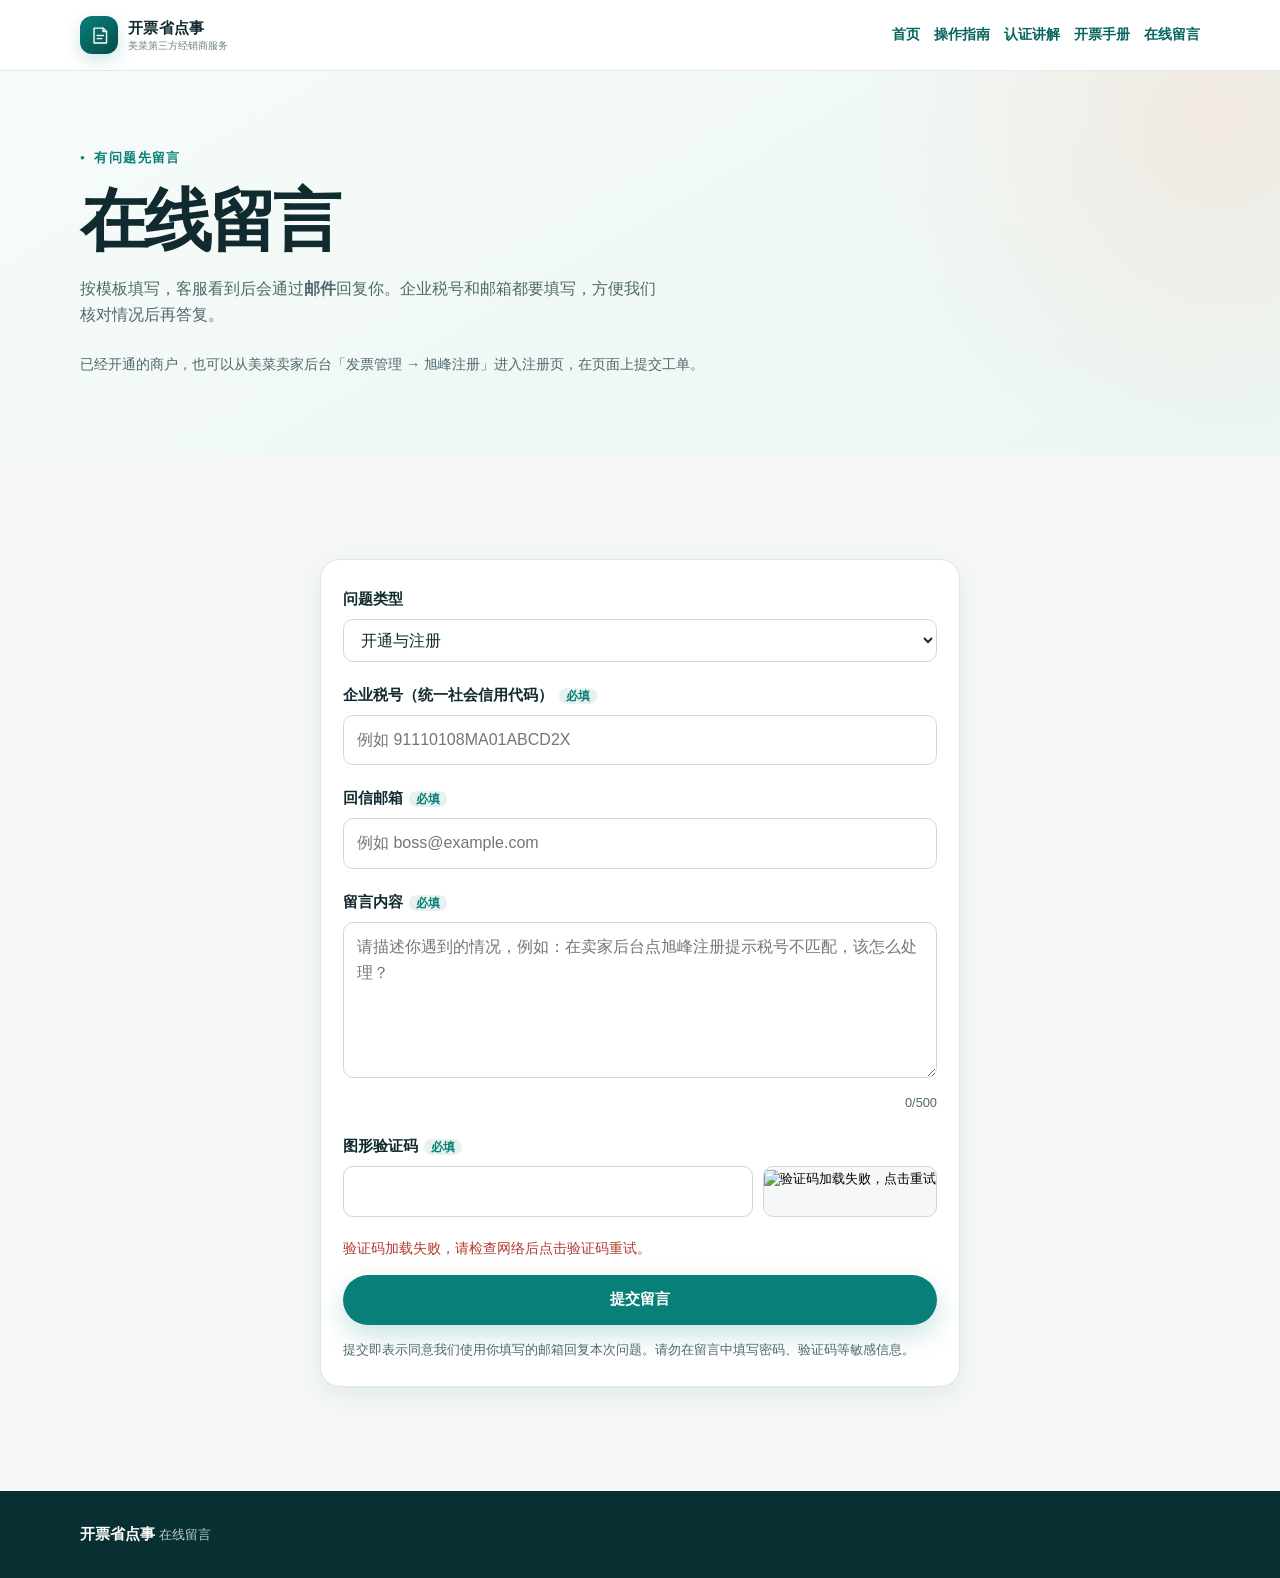
<file: message.html>
<!doctype html>
<html lang="zh-CN">
<head>
  <meta charset="utf-8">
  <meta name="viewport" content="width=device-width, initial-scale=1">
  <meta name="description" content="开票省点事在线留言：按模板填写企业税号、邮箱和问题内容，提交后由客服跟进并邮件回复。">
  <title>在线留言｜开票省点事</title>
  <link rel="stylesheet" href="assets/style.css">
</head>
<body class="guide-page message-page">
  <a class="skip-link" href="#message-main">跳到留言表单</a>

  <header class="site-header">
    <div class="shell header-inner">
      <a class="brand" href="index.html" aria-label="返回开票省点事首页">
        <span class="brand-mark" aria-hidden="true">
          <svg viewBox="0 0 32 32" role="img">
            <path d="M9 6.5h11.5L25 11v14.5H9z"></path>
            <path d="M20.5 6.5V11H25M13 16h8M13 20h6"></path>
          </svg>
        </span>
        <span>
          <strong>开票省点事</strong>
          <small>美菜第三方经销商服务</small>
        </span>
      </a>
      <nav class="header-nav" aria-label="主要导航">
        <a class="header-link" href="index.html">首页</a>
        <a class="header-link" href="guide.html">操作指南</a>
        <a class="header-link" href="invoice-explainer.html">认证讲解</a>
        <a class="header-link" href="manual.html">开票手册</a>
        <a class="header-link" href="message.html">在线留言</a>
      </nav>
    </div>
  </header>

  <main id="message-main">
    <section class="guide-hero">
      <div class="shell">
        <p class="eyebrow"><span aria-hidden="true">●</span> 有问题先留言</p>
        <h1>在线留言</h1>
        <p>按模板填写，客服看到后会通过<strong>邮件</strong>回复你。企业税号和邮箱都要填写，方便我们核对情况后再答复。</p>
        <p class="message-hint">已经开通的商户，也可以从美菜卖家后台「发票管理 → 旭峰注册」进入注册页，在页面上提交工单。</p>
      </div>
    </section>

    <section class="section">
      <div class="shell message-shell">
        <form id="inquiryForm" class="message-card" novalidate>
          <div class="message-field">
            <label for="inquiryCategory">问题类型</label>
            <select id="inquiryCategory" name="category" required>
              <option value="activation">开通与注册</option>
              <option value="invoicing">开票问题</option>
              <option value="renewal">续费与付款</option>
              <option value="other">其他</option>
            </select>
          </div>

          <div class="message-field">
            <label for="inquiryTaxpayer">企业税号（统一社会信用代码）<span class="required">必填</span></label>
            <input id="inquiryTaxpayer" name="taxpayerNum" type="text" inputmode="latin"
                   autocomplete="off" maxlength="20" placeholder="例如 91110108MA01ABCD2X" required>
            <p class="message-error" id="inquiryTaxpayerError"></p>
          </div>

          <div class="message-field">
            <label for="inquiryEmail">回信邮箱<span class="required">必填</span></label>
            <input id="inquiryEmail" name="email" type="email" autocomplete="email"
                   maxlength="254" placeholder="例如 boss@example.com" required>
            <p class="message-error" id="inquiryEmailError"></p>
          </div>

          <div class="message-field">
            <label for="inquiryContent">留言内容<span class="required">必填</span></label>
            <textarea id="inquiryContent" name="content" rows="5" maxlength="500"
                      placeholder="请描述你遇到的情况，例如：在卖家后台点旭峰注册提示税号不匹配，该怎么处理？" required></textarea>
            <p class="message-counter"><span id="inquiryCount">0</span>/500</p>
            <p class="message-error" id="inquiryContentError"></p>
          </div>

          <div class="message-field">
            <label for="inquiryCaptcha">图形验证码<span class="required">必填</span></label>
            <div class="message-captcha">
              <input id="inquiryCaptcha" name="captchaAnswer" type="text" inputmode="latin"
                     autocomplete="off" maxlength="8" required>
              <button type="button" id="inquiryCaptchaRefresh" aria-label="刷新图形验证码">
                <img id="inquiryCaptchaImage" alt="图形验证码">
              </button>
            </div>
            <p class="message-error" id="inquiryCaptchaError"></p>
          </div>

          <p class="message-status" id="inquiryStatus" role="status"></p>
          <button class="button button-primary button-full" type="submit" id="inquirySubmit">提交留言</button>
          <p class="message-footnote">提交即表示同意我们使用你填写的邮箱回复本次问题。请勿在留言中填写密码、验证码等敏感信息。</p>
        </form>

        <div class="message-card message-success hidden" id="inquirySuccess">
          <h2>留言已提交</h2>
          <p>留言编号 <strong id="inquiryTicketId"></strong>，请留意邮箱回复。</p>
          <button class="button button-quiet" type="button" id="inquiryAgain">再提交一条</button>
        </div>
      </div>
    </section>
  </main>

  <footer class="site-footer">
    <div class="shell footer-inner">
      <div>
        <strong>开票省点事</strong>
        <small>在线留言</small>
      </div>
    </div>
  </footer>

  <script src="assets/message.js" defer></script>
</body>
</html>
</file>
<file: assets/style.css>
:root {
  --ink: #102a2f;
  --ink-soft: #4f686c;
  --muted: #6e8285;
  --paper: #ffffff;
  --canvas: #f5f8f7;
  --line: #dce8e5;
  --brand: #087f78;
  --brand-dark: #04655f;
  --brand-deep: #074c4b;
  --brand-pale: #e6f5f2;
  --accent: #ff7849;
  --accent-pale: #fff0e9;
  --blue-pale: #eaf2ff;
  --shadow-sm: 0 8px 28px rgba(16, 59, 60, 0.08);
  --shadow-lg: 0 24px 64px rgba(10, 66, 65, 0.15);
  --radius-sm: 12px;
  --radius-md: 20px;
  --radius-lg: 28px;
  --shell: 1120px;
}

*,
*::before,
*::after {
  box-sizing: border-box;
}

html {
  scroll-behavior: smooth;
  overflow-x: clip;
}

body {
  margin: 0;
  min-width: 0;
  overflow-x: clip;
  color: var(--ink);
  background: var(--paper);
  font-family: -apple-system, BlinkMacSystemFont, "Segoe UI", "PingFang SC",
    "Hiragino Sans GB", "Microsoft YaHei", Arial, sans-serif;
  font-size: 16px;
  line-height: 1.65;
  -webkit-font-smoothing: antialiased;
}

img,
svg {
  display: block;
  max-width: 100%;
}

button,
a {
  -webkit-tap-highlight-color: transparent;
}

a {
  color: inherit;
}

p,
h1,
h2,
h3 {
  margin-top: 0;
}

.shell {
  width: min(100% - 32px, var(--shell));
  margin-inline: auto;
}

.section {
  padding: 76px 0;
}

.skip-link {
  position: fixed;
  top: 8px;
  left: 8px;
  z-index: 100;
  padding: 9px 14px;
  color: var(--paper);
  background: var(--brand-deep);
  border-radius: 8px;
  transform: translateY(-150%);
}

.skip-link:focus {
  transform: none;
}

.site-header {
  position: sticky;
  top: 0;
  z-index: 50;
  border-bottom: 1px solid rgba(220, 232, 229, 0.84);
  background: rgba(255, 255, 255, 0.92);
  backdrop-filter: blur(16px);
}

.header-inner {
  min-height: 70px;
  display: flex;
  align-items: center;
  justify-content: space-between;
  gap: 16px;
}

.brand {
  min-width: 0;
  display: inline-flex;
  align-items: center;
  gap: 10px;
  color: var(--ink);
  text-decoration: none;
}

.brand-mark {
  width: 38px;
  height: 38px;
  flex: 0 0 auto;
  display: grid;
  place-items: center;
  color: var(--paper);
  background: linear-gradient(145deg, var(--brand), var(--brand-deep));
  border-radius: 12px;
  box-shadow: 0 6px 16px rgba(8, 127, 120, 0.2);
}

.brand-mark svg {
  width: 25px;
  fill: none;
  stroke: currentColor;
  stroke-width: 1.8;
  stroke-linecap: round;
  stroke-linejoin: round;
}

.brand > span:last-child {
  display: grid;
  line-height: 1.2;
}

.brand strong {
  font-size: 15px;
  letter-spacing: 0.02em;
}

.brand small {
  margin-top: 3px;
  color: var(--muted);
  font-size: 10px;
}

.header-link {
  flex: 0 0 auto;
  color: var(--brand-dark);
  font-size: 14px;
  font-weight: 700;
  text-decoration: none;
}

.header-nav {
  min-width: 0;
  display: flex;
  flex: 1 1 auto;
  flex-wrap: wrap;
  align-items: center;
  justify-content: flex-end;
  gap: 6px 14px;
}

.hero {
  position: relative;
  overflow: hidden;
  padding: 58px 0 78px;
  background:
    radial-gradient(circle at 92% 8%, rgba(53, 189, 168, 0.15), transparent 35%),
    radial-gradient(circle at 5% 85%, rgba(255, 120, 73, 0.1), transparent 32%),
    linear-gradient(155deg, #f6fbf9 0%, #eef8f5 52%, #f9fbfa 100%);
}

.hero::before,
.hero::after {
  content: "";
  position: absolute;
  border: 1px solid rgba(8, 127, 120, 0.1);
  border-radius: 999px;
}

.hero::before {
  width: 300px;
  height: 300px;
  right: -170px;
  top: 60px;
}

.hero::after {
  width: 160px;
  height: 160px;
  left: -100px;
  bottom: 20px;
}

.hero-grid {
  position: relative;
  z-index: 1;
  display: grid;
  gap: 52px;
}

.eyebrow,
.section-kicker {
  color: var(--brand);
  font-size: 13px;
  font-weight: 800;
  letter-spacing: 0.11em;
}

.eyebrow {
  display: flex;
  align-items: center;
  gap: 8px;
  margin-bottom: 16px;
}

.eyebrow span {
  font-size: 8px;
}

.hero h1,
.guide-hero h1 {
  margin-bottom: 20px;
  font-size: clamp(40px, 12vw, 68px);
  line-height: 1.08;
  letter-spacing: -0.055em;
}

.hero h1 span {
  color: var(--brand);
}

.hero-lead {
  max-width: 590px;
  margin-bottom: 28px;
  color: var(--ink-soft);
  font-size: 17px;
}

.hero-actions {
  display: grid;
  gap: 12px;
}

.button {
  min-height: 50px;
  display: inline-flex;
  align-items: center;
  justify-content: center;
  gap: 8px;
  padding: 13px 20px;
  border: 1px solid transparent;
  border-radius: 999px;
  font-size: 15px;
  font-weight: 800;
  line-height: 1.25;
  text-align: center;
  text-decoration: none;
  transition: transform 160ms ease, box-shadow 160ms ease, background 160ms ease;
}

.button:hover {
  transform: translateY(-2px);
}

.button:focus-visible,
.header-link:focus-visible,
.text-link:focus-visible,
.brand:focus-visible,
summary:focus-visible {
  outline: 3px solid rgba(255, 120, 73, 0.45);
  outline-offset: 3px;
}

.button svg {
  width: 18px;
  fill: none;
  stroke: currentColor;
  stroke-width: 2;
  stroke-linecap: round;
  stroke-linejoin: round;
}

.button-primary {
  color: var(--paper);
  background: var(--brand);
  box-shadow: 0 10px 26px rgba(8, 127, 120, 0.22);
}

.button-primary:hover {
  background: var(--brand-dark);
  box-shadow: 0 14px 30px rgba(8, 127, 120, 0.28);
}

.button-quiet {
  color: var(--brand-dark);
  border-color: var(--line);
  background: var(--paper);
}

.button-full {
  width: 100%;
}

.microcopy {
  margin: 12px 0 0;
  color: var(--muted);
  font-size: 12px;
  text-align: center;
}

.hero-visual {
  position: relative;
  width: min(100%, 350px);
  margin-inline: auto;
  padding: 18px 20px 22px;
}

.hero-visual::before {
  content: "";
  position: absolute;
  inset: 6% 2% 0;
  background: linear-gradient(145deg, rgba(8, 127, 120, 0.2), rgba(53, 189, 168, 0.05));
  border-radius: 44% 56% 53% 47% / 44% 42% 58% 56%;
  transform: rotate(-7deg);
}

.phone-card {
  position: relative;
  z-index: 2;
  min-height: 410px;
  padding: 18px 20px 24px;
  text-align: center;
  background: var(--paper);
  border: 1px solid rgba(220, 232, 229, 0.9);
  border-radius: 34px;
  box-shadow: var(--shadow-lg);
}

.phone-top {
  display: grid;
  grid-template-columns: 1fr auto 1fr;
  align-items: center;
  margin-bottom: 38px;
  color: var(--muted);
  font-size: 12px;
}

.phone-top span,
.phone-top i {
  width: 28px;
  height: 3px;
  background: var(--line);
  border-radius: 9px;
}

.phone-top i {
  justify-self: end;
}

.status-orbit {
  width: 104px;
  height: 104px;
  display: grid;
  place-items: center;
  margin: 0 auto 18px;
  color: var(--brand);
  background:
    radial-gradient(circle, var(--paper) 54%, transparent 56%),
    conic-gradient(var(--brand) 0 82%, var(--brand-pale) 82% 100%);
  border-radius: 50%;
  box-shadow: 0 8px 22px rgba(8, 127, 120, 0.1);
}

.status-orbit svg {
  width: 46px;
  fill: none;
  stroke: currentColor;
  stroke-width: 4;
  stroke-linecap: round;
  stroke-linejoin: round;
}

.phone-card h2 {
  margin-bottom: 4px;
  font-size: 22px;
}

.phone-card > p {
  margin-bottom: 28px;
  color: var(--muted);
  font-size: 13px;
}

.progress-list {
  display: grid;
  gap: 13px;
  padding: 15px;
  text-align: left;
  background: var(--canvas);
  border-radius: 16px;
}

.progress-list span {
  display: flex;
  align-items: center;
  gap: 9px;
  color: var(--muted);
  font-size: 12px;
}

.progress-list i {
  width: 9px;
  height: 9px;
  background: #c5d3d1;
  border-radius: 50%;
}

.progress-list .done {
  color: var(--ink);
}

.progress-list .done i {
  background: var(--brand);
  box-shadow: 0 0 0 4px var(--brand-pale);
}

.float-note {
  position: absolute;
  z-index: 3;
  display: flex;
  align-items: center;
  gap: 8px;
  padding: 9px 11px;
  background: rgba(255, 255, 255, 0.96);
  border: 1px solid var(--line);
  border-radius: 14px;
  box-shadow: var(--shadow-sm);
}

.float-note > span {
  width: 30px;
  height: 30px;
  display: grid;
  place-items: center;
  color: var(--paper);
  background: var(--accent);
  border-radius: 10px;
  font-size: 13px;
  font-weight: 900;
}

.float-note p {
  display: grid;
  margin: 0;
  line-height: 1.2;
}

.float-note strong {
  font-size: 12px;
}

.float-note small {
  margin-top: 3px;
  color: var(--muted);
  font-size: 9px;
}

.float-note-top {
  top: 8px;
  right: 0;
}

.float-note-bottom {
  left: 0;
  bottom: 0;
}

.float-note-bottom > span {
  background: var(--brand);
}

.section-heading {
  max-width: 650px;
  margin-bottom: 36px;
}

.section-heading.compact {
  margin-bottom: 26px;
}

.section-heading h2,
.pricing-intro h2,
.faq-intro h2,
.entry-card h2,
.before-card h2,
.guide-step-heading h2,
.support-card h2 {
  margin-bottom: 12px;
  font-size: clamp(28px, 8vw, 44px);
  line-height: 1.2;
  letter-spacing: -0.035em;
}

.section-heading > p:last-child,
.pricing-intro > p,
.faq-intro > p,
.guide-step-heading > p,
.support-card > div:last-child > p {
  color: var(--ink-soft);
}

.section-kicker {
  margin-bottom: 9px;
}

.pain-section {
  background: var(--paper);
}

.pain-grid {
  display: grid;
  gap: 12px;
}

.pain-card {
  display: grid;
  grid-template-columns: auto 1fr;
  gap: 16px;
  padding: 21px;
  background: var(--canvas);
  border: 1px solid transparent;
  border-radius: var(--radius-md);
}

.pain-number {
  color: var(--accent);
  font-size: 12px;
  font-weight: 900;
  letter-spacing: 0.08em;
}

.pain-card h3 {
  margin-bottom: 4px;
  font-size: 17px;
}

.pain-card p {
  margin-bottom: 0;
  color: var(--ink-soft);
  font-size: 14px;
}

.value-section {
  background: var(--canvas);
}

.value-grid {
  display: grid;
  gap: 16px;
}

.value-card {
  min-width: 0;
  padding: 26px 23px;
  background: var(--paper);
  border: 1px solid var(--line);
  border-radius: var(--radius-md);
  box-shadow: 0 5px 20px rgba(16, 59, 60, 0.04);
}

.value-card.featured {
  color: var(--paper);
  background: linear-gradient(145deg, var(--brand), var(--brand-deep));
  border-color: transparent;
  box-shadow: 0 16px 38px rgba(8, 127, 120, 0.2);
}

.icon-box {
  width: 48px;
  height: 48px;
  display: grid;
  place-items: center;
  margin-bottom: 25px;
  color: var(--brand);
  background: var(--brand-pale);
  border-radius: 15px;
}

.icon-box svg {
  width: 25px;
  fill: none;
  stroke: currentColor;
  stroke-width: 1.8;
  stroke-linecap: round;
  stroke-linejoin: round;
}

.featured .icon-box {
  color: var(--paper);
  background: rgba(255, 255, 255, 0.16);
}

.card-label {
  display: inline-block;
  margin-bottom: 9px;
  color: var(--brand);
  font-size: 12px;
  font-weight: 800;
}

.featured .card-label {
  color: #b9eee5;
}

.value-card h3 {
  margin-bottom: 10px;
  font-size: 21px;
  line-height: 1.35;
}

.value-card p {
  margin-bottom: 0;
  color: var(--ink-soft);
  font-size: 14px;
}

.featured p {
  color: rgba(255, 255, 255, 0.78);
}

.pricing-section {
  overflow: hidden;
  background:
    radial-gradient(circle at 0 0, rgba(53, 189, 168, 0.12), transparent 33%),
    var(--paper);
}

.pricing-layout {
  display: grid;
  gap: 38px;
  align-items: center;
}

.policy-note {
  display: grid;
  grid-template-columns: auto 1fr;
  gap: 13px;
  max-width: 520px;
  margin-top: 28px;
  padding: 18px;
  background: var(--brand-pale);
  border-radius: var(--radius-sm);
}

.policy-note > svg {
  width: 28px;
  fill: none;
  stroke: var(--brand);
  stroke-width: 1.8;
  stroke-linecap: round;
  stroke-linejoin: round;
}

.policy-note strong {
  display: block;
  margin-bottom: 2px;
  font-size: 13px;
}

.policy-note p {
  margin-bottom: 2px;
  color: var(--ink);
  font-size: 15px;
  font-weight: 800;
}

.policy-note small {
  color: var(--ink-soft);
  font-size: 11px;
}

.price-card {
  position: relative;
  padding: 26px 22px 22px;
  background: var(--paper);
  border: 1px solid var(--line);
  border-top: 5px solid var(--brand);
  border-radius: var(--radius-lg);
  box-shadow: var(--shadow-lg);
}

.price-card-head,
.renewal-row {
  display: flex;
  align-items: center;
  justify-content: space-between;
  gap: 16px;
}

.price-card-head p {
  margin: 5px 0 0;
  color: var(--muted);
  font-size: 12px;
}

.price-tag {
  color: var(--brand);
  font-weight: 900;
}

.price-badge {
  padding: 6px 9px;
  color: var(--brand-dark);
  background: var(--brand-pale);
  border-radius: 999px;
  font-size: 11px;
  font-weight: 800;
}

.main-price {
  display: flex;
  align-items: baseline;
  margin: 25px 0 22px;
  color: var(--brand-dark);
  line-height: 1;
}

.main-price .currency {
  margin-right: 5px;
  font-size: 22px;
  font-weight: 800;
}

.main-price strong {
  font-size: clamp(58px, 18vw, 76px);
  letter-spacing: -0.06em;
}

.main-price > span:last-child {
  margin-left: 8px;
  color: var(--muted);
  font-size: 12px;
  font-weight: 700;
}

.renewal-row {
  padding: 15px;
  background: var(--canvas);
  border-radius: var(--radius-sm);
  font-size: 13px;
}

.renewal-row > span {
  color: var(--ink-soft);
}

.renewal-row strong {
  color: var(--ink);
  font-size: 18px;
}

.renewal-row small {
  font-size: 11px;
}

.price-list {
  display: grid;
  gap: 11px;
  margin: 22px 0;
  padding: 0;
  list-style: none;
}

.price-list li {
  display: flex;
  align-items: center;
  gap: 9px;
  color: var(--ink-soft);
  font-size: 14px;
}

.price-list li span {
  width: 19px;
  height: 19px;
  display: grid;
  place-items: center;
  flex: 0 0 auto;
  color: var(--paper);
  background: var(--brand);
  border-radius: 50%;
  font-size: 11px;
  font-weight: 900;
}

.price-footnote {
  margin: 11px 0 0;
  color: var(--muted);
  font-size: 10px;
  text-align: center;
}

.steps-section {
  background: var(--canvas);
}

.split-heading {
  max-width: none;
}

.text-link {
  display: inline-flex;
  align-items: center;
  gap: 5px;
  color: var(--brand-dark);
  font-size: 14px;
  font-weight: 800;
  text-decoration: none;
}

.step-preview {
  display: grid;
  gap: 24px;
  margin: 0;
  padding: 0;
  list-style: none;
}

.step-preview > li {
  min-width: 0;
  padding: 20px;
  background: var(--paper);
  border: 1px solid var(--line);
  border-radius: var(--radius-md);
}

.step-copy {
  display: grid;
  grid-template-columns: auto 1fr;
  gap: 13px;
  margin-bottom: 18px;
}

.step-index {
  width: 34px;
  height: 34px;
  display: grid;
  place-items: center;
  color: var(--paper);
  background: var(--brand);
  border-radius: 11px;
  font-size: 14px;
  font-weight: 900;
}

.step-copy h3 {
  margin-bottom: 4px;
  font-size: 18px;
}

.step-copy p {
  margin-bottom: 0;
  color: var(--ink-soft);
  font-size: 13px;
}

.screenshot-frame {
  position: relative;
  min-width: 0;
  margin: 0;
  padding: 10px 10px 0;
  overflow: hidden;
  background: linear-gradient(145deg, #edf4f3, #f8fbfa);
  border: 1px solid var(--line);
  border-radius: var(--radius-md);
}


/* 文字说明卡：替代截图的位置（免费期不经过收银台，无对应界面可截） */
.text-shot {
  position: relative;
  z-index: 1;
  display: flex;
  flex-direction: column;
  justify-content: center;
  gap: 6px;
  min-height: 260px;
  padding: 24px 26px;
  background: #fff;
  border: 1px dashed var(--line);
  border-radius: calc(var(--radius-md) - 4px);
}

.text-shot strong {
  color: var(--ink);
  font-size: 16px;
}

.text-shot p {
  margin: 0 0 10px;
  color: var(--ink-soft);
  font-size: 14px;
  line-height: 1.7;
}

.compact-shot .text-shot {
  min-height: 180px;
}

.screenshot-frame img {
  position: relative;
  z-index: 1;
  width: 100%;
  height: 420px;
  object-fit: contain;
  color: transparent;
  background: transparent;
  border-radius: 13px 13px 0 0;
  font-size: 0;
}

.screenshot-frame.compact-shot img {
  height: 250px;
}

.screenshot-frame figcaption {
  position: relative;
  z-index: 2;
  min-height: 53px;
  display: flex;
  align-items: center;
  gap: 8px;
  margin-inline: -10px;
  padding: 12px 13px;
  color: var(--ink-soft);
  background: var(--paper);
  border-top: 1px solid var(--line);
  font-size: 11px;
}

.screenshot-frame figcaption span {
  flex: 0 0 auto;
  padding: 3px 6px;
  color: var(--brand-dark);
  background: var(--brand-pale);
  border-radius: 5px;
  font-size: 9px;
  font-weight: 900;
}

.faq-section {
  background: var(--paper);
}

.faq-layout {
  display: grid;
  gap: 32px;
}

.faq-intro {
  align-self: start;
}

.faq-intro .text-link {
  margin-top: 12px;
}

.faq-list {
  min-width: 0;
  border-top: 1px solid var(--line);
}

.faq-list details {
  border-bottom: 1px solid var(--line);
}

.faq-list summary {
  position: relative;
  display: grid;
  grid-template-columns: auto 1fr auto;
  gap: 10px;
  align-items: center;
  padding: 20px 30px 20px 0;
  cursor: pointer;
  font-size: 15px;
  font-weight: 800;
  list-style: none;
}

.faq-list summary::-webkit-details-marker {
  display: none;
}

.faq-list summary::after {
  content: "+";
  position: absolute;
  right: 2px;
  color: var(--brand);
  font-size: 24px;
  font-weight: 400;
}

.faq-list details[open] summary::after {
  content: "–";
}

.faq-list summary span {
  color: var(--brand);
  font-size: 10px;
  letter-spacing: 0.06em;
}

.faq-list details > p {
  margin: -5px 0 22px 27px;
  color: var(--ink-soft);
  font-size: 14px;
}

.faq-list p strong {
  color: var(--brand-dark);
}

.entry-section {
  padding: 0 0 76px;
  background: var(--paper);
}

.entry-card {
  position: relative;
  display: grid;
  gap: 26px;
  overflow: hidden;
  padding: 34px 24px;
  color: var(--paper);
  background:
    radial-gradient(circle at 95% 10%, rgba(105, 221, 197, 0.2), transparent 33%),
    linear-gradient(145deg, var(--brand), var(--brand-deep));
  border-radius: var(--radius-lg);
  box-shadow: 0 24px 60px rgba(7, 76, 75, 0.2);
}

.entry-card::after {
  content: "";
  position: absolute;
  right: -80px;
  bottom: -100px;
  width: 240px;
  height: 240px;
  border: 1px solid rgba(255, 255, 255, 0.12);
  border-radius: 50%;
}

.section-kicker.light {
  color: #b9eee5;
}

.entry-card h2 {
  position: relative;
  z-index: 1;
  margin-bottom: 12px;
}

.entry-card > div:first-child > p:last-child {
  position: relative;
  z-index: 1;
  margin-bottom: 0;
  color: rgba(255, 255, 255, 0.78);
  font-size: 13px;
}

.entry-instructions {
  position: relative;
  z-index: 1;
  display: grid;
  gap: 8px;
}

.entry-instructions span {
  display: flex;
  align-items: center;
  gap: 9px;
  padding: 10px 12px;
  background: rgba(255, 255, 255, 0.1);
  border: 1px solid rgba(255, 255, 255, 0.14);
  border-radius: 11px;
  font-size: 12px;
  font-weight: 700;
}

.entry-instructions b {
  width: 22px;
  height: 22px;
  display: grid;
  place-items: center;
  color: var(--brand-dark);
  background: var(--paper);
  border-radius: 50%;
  font-size: 10px;
}

.entry-instructions i {
  display: none;
}

.button-light {
  position: relative;
  z-index: 1;
  color: var(--brand-deep);
  background: var(--paper);
}

.site-footer {
  padding: 30px 0;
  color: #b7cecc;
  background: #082f32;
}

.footer-inner {
  display: grid;
  gap: 17px;
}

.footer-inner strong {
  color: var(--paper);
  font-size: 15px;
}

.footer-inner p {
  margin: 4px 0 0;
  font-size: 11px;
}

.footer-inner .entity {
  margin: 0;
}

/* Guide page */
.guide-page {
  background: var(--canvas);
}

.guide-hero {
  padding: 54px 0 46px;
  overflow: hidden;
  background:
    radial-gradient(circle at 95% 12%, rgba(255, 120, 73, 0.11), transparent 28%),
    linear-gradient(150deg, #f6fbf9, #ebf6f3);
}

.guide-hero-grid {
  display: grid;
  gap: 36px;
}

.guide-hero h1 {
  margin-bottom: 18px;
}

.guide-hero h1 + p {
  max-width: 580px;
  margin-bottom: 24px;
  color: var(--ink-soft);
}

.guide-summary {
  display: grid;
  grid-template-columns: 1fr auto 1fr auto 1fr;
  align-items: center;
  gap: 7px;
  padding: 22px 15px;
  background: rgba(255, 255, 255, 0.74);
  border: 1px solid var(--line);
  border-radius: var(--radius-md);
  box-shadow: var(--shadow-sm);
}

.guide-summary span {
  display: grid;
  justify-items: center;
  gap: 8px;
  color: var(--ink-soft);
  font-size: 10px;
  font-weight: 800;
  text-align: center;
}

.guide-summary b {
  width: 34px;
  height: 34px;
  display: grid;
  place-items: center;
  color: var(--paper);
  background: var(--brand);
  border-radius: 50%;
  font-size: 13px;
}

.guide-summary i {
  width: 13px;
  height: 1px;
  background: #b7cbc8;
}

.before-section {
  padding: 26px 0 0;
}

.before-card {
  display: grid;
  gap: 18px;
  padding: 24px 20px;
  background: var(--paper);
  border: 1px solid var(--line);
  border-radius: var(--radius-md);
  box-shadow: var(--shadow-sm);
}

.before-icon {
  width: 50px;
  height: 50px;
  display: grid;
  place-items: center;
  color: var(--brand);
  background: var(--brand-pale);
  border-radius: 15px;
}

.before-icon svg {
  width: 27px;
  fill: none;
  stroke: currentColor;
  stroke-width: 1.8;
  stroke-linecap: round;
  stroke-linejoin: round;
}

.before-card h2 {
  margin-bottom: 0;
  font-size: 24px;
}

.before-card ul {
  display: grid;
  gap: 10px;
  margin: 0;
  padding: 0;
  list-style: none;
}

.before-card li {
  display: flex;
  align-items: flex-start;
  gap: 9px;
  color: var(--ink-soft);
  font-size: 13px;
}

.before-card li > span:first-child {
  width: 19px;
  height: 19px;
  display: grid;
  place-items: center;
  flex: 0 0 auto;
  margin-top: 2px;
  color: var(--paper);
  background: var(--brand);
  border-radius: 50%;
  font-size: 10px;
}

.refund-inline {
  margin: 0;
  padding: 12px 14px;
  color: #7a432d;
  background: var(--accent-pale);
  border-radius: 10px;
  font-size: 12px;
  font-weight: 700;
}

.guide-steps {
  padding-top: 62px;
}

.guide-shell {
  display: grid;
  gap: 72px;
}

.guide-step {
  min-width: 0;
  scroll-margin-top: 90px;
}

.guide-step-heading {
  position: relative;
  margin-bottom: 27px;
}

.big-step {
  display: block;
  margin-bottom: 4px;
  color: rgba(8, 127, 120, 0.1);
  font-size: 64px;
  font-weight: 900;
  line-height: 1;
  letter-spacing: -0.07em;
}

.guide-step-heading h2 {
  font-size: 30px;
}

.step-tip {
  margin-top: 22px;
  padding: 15px;
  background: var(--brand-pale);
  border-left: 3px solid var(--brand);
  border-radius: 0 10px 10px 0;
}

.step-tip strong {
  color: var(--brand-dark);
  font-size: 12px;
}

.step-tip p {
  margin: 2px 0 0;
  color: var(--ink-soft);
  font-size: 12px;
}

.guide-shots {
  min-width: 0;
  display: grid;
  gap: 16px;
}

.after-section {
  background: var(--paper);
}

.after-grid {
  display: grid;
  gap: 14px;
}

.after-grid article {
  display: grid;
  grid-template-columns: auto 1fr;
  gap: 15px;
  padding: 22px 20px;
  background: var(--canvas);
  border: 1px solid var(--line);
  border-radius: var(--radius-md);
}

.after-icon {
  width: 42px;
  height: 42px;
  display: grid;
  place-items: center;
  color: var(--brand);
  background: var(--brand-pale);
  border-radius: 13px;
}

.after-icon svg {
  width: 23px;
  fill: none;
  stroke: currentColor;
  stroke-width: 1.8;
  stroke-linecap: round;
  stroke-linejoin: round;
}

.after-grid h3 {
  margin-bottom: 5px;
  font-size: 17px;
}

.after-grid p {
  margin-bottom: 0;
  color: var(--ink-soft);
  font-size: 13px;
}

.support-section {
  background: var(--paper);
  padding-top: 0;
}

.support-card {
  display: grid;
  gap: 17px;
  padding: 28px 23px;
  background: var(--blue-pale);
  border-radius: var(--radius-md);
}

.support-icon {
  width: 52px;
  height: 52px;
  display: grid;
  place-items: center;
  color: var(--brand-dark);
  background: var(--paper);
  border-radius: 16px;
}

.support-icon svg {
  width: 28px;
  fill: none;
  stroke: currentColor;
  stroke-width: 1.7;
  stroke-linecap: round;
  stroke-linejoin: round;
}

.support-card h2 {
  font-size: 27px;
}

.support-card > div:last-child > p:last-child {
  margin-bottom: 0;
  font-size: 13px;
}

.guide-entry-section {
  padding-bottom: 76px;
  background: var(--paper);
}

/* Manual page */
.manual-hero {
  padding-bottom: 54px;
}

.manual-source {
  padding-left: 14px;
  border-left: 3px solid var(--brand);
}

.manual-toc {
  max-width: 880px;
  margin-top: 30px;
  padding: 22px 20px;
  background: rgba(255, 255, 255, 0.82);
  border: 1px solid var(--line);
  border-radius: var(--radius-md);
  box-shadow: var(--shadow-sm);
}

.manual-toc > strong {
  display: block;
  margin-bottom: 12px;
  color: var(--brand-dark);
}

.manual-toc > div {
  display: grid;
  grid-template-columns: repeat(2, minmax(0, 1fr));
  gap: 9px 14px;
}

.manual-toc a {
  min-width: 0;
  color: var(--ink-soft);
  font-size: 13px;
  font-weight: 700;
  overflow-wrap: anywhere;
  text-decoration-color: var(--line);
  text-underline-offset: 3px;
}

.manual-shell {
  display: grid;
  gap: 22px;
  padding: 34px 0 76px;
}

.manual-chapter {
  min-width: 0;
  padding: 25px 20px;
  scroll-margin-top: 96px;
  background: var(--paper);
  border: 1px solid var(--line);
  border-radius: var(--radius-md);
  box-shadow: 0 5px 20px rgba(16, 59, 60, 0.04);
}

.manual-chapter h2 {
  margin-bottom: 18px;
  font-size: clamp(25px, 7vw, 34px);
  line-height: 1.25;
  letter-spacing: -0.025em;
}

.manual-chapter h3 {
  margin: 28px 0 13px;
  font-size: 19px;
}

.manual-chapter p:last-child,
.manual-list:last-child {
  margin-bottom: 0;
}

.manual-steps,
.manual-list {
  display: grid;
  gap: 13px;
  padding-left: 22px;
  color: var(--ink-soft);
}

.manual-steps li,
.manual-list li {
  padding-left: 3px;
}

.manual-steps strong,
.manual-list strong {
  color: var(--ink);
}

.manual-list em {
  color: var(--brand-dark);
  font-style: normal;
  font-weight: 800;
}

.manual-note,
.manual-subsection {
  padding: 16px;
  background: var(--brand-pale);
  border-left: 3px solid var(--brand);
  border-radius: 0 var(--radius-sm) var(--radius-sm) 0;
}

.manual-subsection {
  margin-top: 24px;
}

.manual-subsection h3 {
  margin-top: 0;
}

.manual-table-wrap {
  width: 100%;
  min-width: 0;
  overflow: hidden;
  border: 1px solid var(--line);
  border-radius: var(--radius-sm);
}

.manual-table {
  width: 100%;
  border-collapse: collapse;
  table-layout: fixed;
  background: var(--paper);
  font-size: 12px;
  line-height: 1.5;
}

.manual-table th,
.manual-table td {
  padding: 11px 9px;
  overflow-wrap: anywhere;
  text-align: left;
  vertical-align: top;
  border-right: 1px solid var(--line);
  border-bottom: 1px solid var(--line);
}

.manual-table tr:last-child > * {
  border-bottom: 0;
}

.manual-table tr > *:last-child {
  border-right: 0;
}

.manual-table thead th {
  color: var(--brand-dark);
  background: var(--brand-pale);
  font-weight: 800;
}

.manual-table tbody th {
  width: 34%;
  color: var(--ink);
  background: var(--canvas);
}

.manual-table td {
  color: var(--ink-soft);
}

.manual-single-column td {
  color: var(--ink);
  font-weight: 700;
}

@media (min-width: 620px) {
  .shell {
    width: min(100% - 48px, var(--shell));
  }

  .hero-actions {
    grid-template-columns: max-content max-content;
  }

  .microcopy {
    text-align: left;
  }

  .pain-grid,
  .value-grid,
  .step-preview {
    grid-template-columns: repeat(3, 1fr);
  }

  .value-card {
    padding: 30px 26px;
  }

  .split-heading {
    display: flex;
    align-items: end;
    justify-content: space-between;
    gap: 30px;
  }

  .entry-card {
    padding: 46px 42px;
  }

  .entry-instructions {
    grid-template-columns: 1fr auto 1fr auto 1fr;
    align-items: center;
  }

  .entry-instructions i {
    display: block;
    color: rgba(255, 255, 255, 0.55);
    font-style: normal;
  }

  .footer-inner {
    grid-template-columns: 1fr auto;
    align-items: end;
  }

  .guide-shots,
  .after-grid {
    grid-template-columns: repeat(2, 1fr);
  }

  .before-card {
    grid-template-columns: auto 1fr;
    align-items: center;
    padding: 28px;
  }

  .before-card ul,
  .before-card .refund-inline {
    grid-column: 2;
  }

  .support-card {
    grid-template-columns: auto 1fr;
    align-items: center;
    padding: 34px;
  }

  .manual-hero {
    padding-bottom: 68px;
  }

  .manual-toc {
    padding: 26px;
  }

  .manual-toc > div {
    grid-template-columns: repeat(3, minmax(0, 1fr));
  }

  .manual-shell {
    gap: 28px;
    padding-top: 48px;
  }

  .manual-chapter {
    padding: 34px 32px;
  }

  .manual-table {
    font-size: 14px;
  }

  .manual-table th,
  .manual-table td {
    padding: 14px 13px;
  }
}

@media (min-width: 880px) {
  .section {
    padding: 104px 0;
  }

  .hero {
    padding: 78px 0 96px;
  }

  .hero-grid {
    grid-template-columns: minmax(0, 1.15fr) minmax(340px, 0.85fr);
    align-items: center;
    gap: 70px;
  }

  .hero-copy {
    padding-bottom: 10px;
  }

  .hero-visual {
    width: 390px;
  }

  .phone-card {
    min-height: 445px;
  }

  .pain-card {
    padding: 24px;
  }

  .value-card.featured {
    transform: translateY(-14px);
  }

  .pricing-layout {
    grid-template-columns: minmax(0, 1.1fr) minmax(340px, 0.9fr);
    gap: 92px;
  }

  .price-card {
    padding: 34px 32px 28px;
  }

  .faq-layout {
    grid-template-columns: minmax(280px, 0.8fr) minmax(0, 1.2fr);
    gap: 86px;
  }

  .faq-intro {
    position: sticky;
    top: 110px;
  }

  .entry-card {
    grid-template-columns: minmax(0, 1fr) minmax(420px, 1fr);
    align-items: center;
  }

  .entry-card > .button {
    grid-column: 2;
    justify-self: start;
  }

  .guide-hero {
    padding: 76px 0 64px;
  }

  .guide-hero-grid {
    grid-template-columns: minmax(0, 1fr) minmax(380px, 0.8fr);
    align-items: center;
    gap: 80px;
  }

  .before-card {
    grid-template-columns: auto minmax(220px, 0.8fr) minmax(300px, 1.2fr);
  }

  .before-card ul {
    grid-column: 3;
    grid-row: 1 / span 2;
  }

  .before-card .refund-inline {
    grid-column: 2;
  }

  .guide-shell {
    gap: 108px;
  }

  .guide-step {
    display: grid;
    grid-template-columns: minmax(260px, 0.7fr) minmax(0, 1.3fr);
    align-items: start;
    gap: 64px;
  }

  .guide-step-heading {
    position: sticky;
    top: 106px;
    margin-bottom: 0;
  }

  .screenshot-frame img {
    height: 470px;
  }

  .guide-entry-section .entry-card {
    grid-template-columns: 1fr auto;
  }

  .guide-entry-section .entry-card > .button {
    grid-column: 2;
  }

  .manual-shell {
    width: min(100% - 48px, 920px);
  }
}

@media (max-width: 619px) {
  .header-inner {
    padding: 9px 0;
  }

  .brand small {
    display: none;
  }

  .header-link {
    font-size: 12px;
  }

  .manual-toc > div {
    grid-template-columns: 1fr;
  }
}

@media (prefers-reduced-motion: reduce) {
  html {
    scroll-behavior: auto;
  }

  *,
  *::before,
  *::after {
    transition-duration: 0.01ms !important;
  }
}

/* Manual actions row */
.manual-actions {
  display: flex;
  flex-wrap: wrap;
  align-items: center;
  gap: 10px 16px;
  margin-top: 18px;
}

.manual-actions .microcopy {
  margin: 0;
}

/* Print / save-as-PDF (manual page) */
@media print {
  .manual-page .skip-link,
  .manual-page .site-header,
  .manual-page .manual-actions,
  .manual-page .manual-footer-nav,
  .manual-page .site-footer .footer-links {
    display: none !important;
  }

  .manual-page {
    background: #fff;
  }

  .manual-page .manual-hero,
  .manual-page .manual-chapter {
    padding-top: 0;
    padding-bottom: 18px;
    box-shadow: none;
  }

  .manual-page .manual-chapter,
  .manual-page .manual-toc {
    border: none;
    box-shadow: none;
    background: #fff;
  }

  .manual-page table,
  .manual-page tr,
  .manual-page .manual-chapter h2 {
    break-inside: avoid;
  }

  .manual-page .manual-toc a {
    text-decoration: none;
    color: inherit;
  }

  .manual-page a[href^="http"]::after {
    content: "";
  }
}

/* Promotional period notice */
.promo-strip {
  margin-bottom: 18px;
  padding: 14px 16px;
  background: linear-gradient(135deg, rgba(20, 116, 96, 0.12), rgba(20, 116, 96, 0.04));
  border: 1px solid rgba(20, 116, 96, 0.28);
  border-radius: var(--radius-md);
}

.promo-strip strong {
  display: block;
  color: var(--brand-strong, var(--brand));
  font-size: 1.02rem;
}

.promo-strip p {
  margin: 6px 0 0;
  color: var(--ink-soft, #4b5563);
  font-size: 0.86rem;
  line-height: 1.65;
}

.promo-inline {
  margin-top: 10px;
  padding: 10px 12px;
  background: rgba(20, 116, 96, 0.08);
  border-left: 3px solid var(--brand);
  border-radius: 8px;
  font-size: 0.86rem;
  line-height: 1.65;
}

/* 在线留言表单 */
.message-hint {
  margin-top: 10px;
  color: var(--ink-soft);
  font-size: 0.9rem;
}

.message-shell {
  max-width: 640px;
}

.message-card {
  padding: 26px 22px;
  background: #fff;
  border: 1px solid var(--line);
  border-radius: var(--radius-md);
  box-shadow: var(--shadow-sm);
}

.message-field {
  margin-bottom: 20px;
}

.message-field label {
  display: block;
  margin-bottom: 8px;
  font-weight: 600;
  font-size: 0.95rem;
}

.message-field .required {
  margin-left: 6px;
  padding: 1px 7px;
  background: rgba(20, 116, 96, 0.1);
  border-radius: 999px;
  color: var(--brand);
  font-size: 0.75rem;
  font-weight: 600;
}

.message-field input,
.message-field select,
.message-field textarea {
  width: 100%;
  padding: 11px 13px;
  border: 1px solid var(--line-2, #cfd8d5);
  border-radius: 10px;
  background: #fff;
  color: inherit;
  font: inherit;
  box-sizing: border-box;
}

.message-field textarea {
  resize: vertical;
  min-height: 120px;
}

.message-field input:focus,
.message-field select:focus,
.message-field textarea:focus {
  outline: 2px solid var(--brand);
  outline-offset: 1px;
}

.message-captcha {
  display: flex;
  gap: 10px;
  align-items: stretch;
}

.message-captcha input {
  flex: 1 1 auto;
}

.message-captcha button {
  flex: 0 0 auto;
  padding: 0;
  border: 1px solid var(--line-2, #cfd8d5);
  border-radius: 10px;
  background: #f6f8f7;
  cursor: pointer;
  overflow: hidden;
}

.message-captcha img {
  display: block;
  height: 44px;
  width: auto;
  min-width: 96px;
}

.message-counter {
  margin: 6px 0 0;
  color: var(--ink-soft);
  font-size: 0.8rem;
  text-align: right;
}

.message-error {
  margin: 6px 0 0;
  color: #b23c2f;
  font-size: 0.85rem;
}

.message-error:empty {
  display: none;
}

.message-status {
  margin: 0 0 14px;
  color: #b23c2f;
  font-size: 0.9rem;
}

.message-status:empty {
  display: none;
}

.message-footnote {
  margin: 14px 0 0;
  color: var(--ink-soft);
  font-size: 0.8rem;
  line-height: 1.7;
}

.message-success h2 {
  margin-top: 0;
}

/* 通用隐藏（message.html 的成功卡片等依赖它，缺了会导致内容常驻可见） */
.hidden {
  display: none !important;
}
</file>
<file: assets/explainer.css>
.explainer-page {
  --explainer-mint: #35bda8;
  --explainer-mint-soft: #d7f2ec;
  --explainer-night: #082f32;
  overflow-x: clip;
  background: var(--canvas);
}

.explainer-page main {
  overflow: clip;
}

.explainer-page .site-header {
  background: rgba(255, 255, 255, 0.88);
}

.explainer-hero {
  position: relative;
  min-height: calc(100svh - 70px);
  display: grid;
  align-items: center;
  overflow: hidden;
  padding: 64px 0 50px;
  background:
    radial-gradient(circle at 90% 6%, rgba(53, 189, 168, 0.2), transparent 33%),
    radial-gradient(circle at 8% 92%, rgba(255, 120, 73, 0.11), transparent 30%),
    linear-gradient(145deg, #f7fcfa, #eaf6f3 58%, #f8fbfa);
}

.explainer-orb {
  position: absolute;
  border: 1px solid rgba(8, 127, 120, 0.12);
  border-radius: 50%;
  pointer-events: none;
}

.explainer-orb-one {
  width: 260px;
  height: 260px;
  top: -150px;
  right: -100px;
}

.explainer-orb-two {
  width: 170px;
  height: 170px;
  bottom: -105px;
  left: -90px;
}

.explainer-hero-grid {
  position: relative;
  z-index: 1;
  display: grid;
  gap: 46px;
  align-items: center;
}

.explainer-hero h1 {
  margin-bottom: 22px;
  font-size: clamp(42px, 12vw, 70px);
  line-height: 1.06;
  letter-spacing: -0.055em;
}

.explainer-hero h1 span {
  color: var(--brand);
}

.explainer-lead {
  max-width: 580px;
  margin-bottom: 28px;
  color: var(--ink-soft);
  font-size: 17px;
}

.scroll-cue {
  display: inline-flex;
  align-items: center;
  gap: 9px;
  color: var(--brand-dark);
  font-size: 13px;
  font-weight: 800;
  text-decoration: none;
}

.scroll-cue svg {
  width: 19px;
  fill: none;
  stroke: currentColor;
  stroke-width: 2.2;
  stroke-linecap: round;
  stroke-linejoin: round;
  animation: cue-bounce 1.8s ease-in-out infinite;
}

.hero-story-visual {
  position: relative;
  width: min(100%, 440px);
  margin-inline: auto;
}

.hero-story-visual > svg {
  width: 100%;
  overflow: visible;
  filter: drop-shadow(0 22px 30px rgba(7, 76, 75, 0.12));
}

.hero-loop {
  fill: rgba(53, 189, 168, 0.1);
  stroke: rgba(8, 127, 120, 0.13);
  stroke-width: 2;
}

.hero-phone {
  transform-origin: 290px 190px;
  animation: object-float 4.8s ease-in-out infinite;
}

.hero-robot {
  transform-origin: 148px 235px;
  animation: robot-nod 3.4s ease-in-out infinite;
}

.hero-shield {
  transform-origin: 228px 118px;
  animation: shield-pulse 2.5s ease-in-out infinite;
}

.hero-ticket {
  animation: ticket-rise 3.6s ease-in-out infinite;
}

.hero-scan-ring {
  transform-origin: 290px 229px;
  animation: scan-pulse 2s ease-out infinite;
}

.visual-label {
  position: absolute;
  padding: 7px 11px;
  color: var(--brand-dark);
  background: rgba(255, 255, 255, 0.94);
  border: 1px solid var(--line);
  border-radius: 999px;
  box-shadow: var(--shadow-sm);
  font-size: 11px;
  font-weight: 800;
}

.visual-label-auth {
  top: 15%;
  left: 35%;
}

.visual-label-invoice {
  right: 7%;
  bottom: 5%;
}

.story-nav {
  position: sticky;
  top: 70px;
  z-index: 40;
  display: grid;
  grid-template-columns: repeat(2, minmax(0, 1fr));
  gap: 6px;
  padding: 8px 16px;
  background: rgba(255, 255, 255, 0.93);
  border-bottom: 1px solid var(--line);
  backdrop-filter: blur(14px);
}

.story-nav a {
  min-width: 0;
  display: inline-flex;
  align-items: center;
  justify-content: center;
  gap: 6px;
  padding: 8px 10px;
  color: var(--ink-soft);
  border-radius: 999px;
  font-size: 11px;
  font-weight: 800;
  text-decoration: none;
  transition: color 180ms ease, background 180ms ease;
}

.story-nav a span {
  color: var(--brand);
}

.story-nav a.is-current {
  color: var(--brand-dark);
  background: var(--brand-pale);
}

.story-section {
  position: relative;
  padding: 84px 0;
  scroll-margin-top: 118px;
}

.story-heading {
  max-width: 550px;
}

.story-heading h2,
.explainer-heading h2,
.closing-card h2 {
  margin-bottom: 14px;
  font-size: clamp(31px, 9vw, 50px);
  line-height: 1.16;
  letter-spacing: -0.04em;
}

.story-heading > p:last-child,
.explainer-heading > p:last-child {
  margin-bottom: 0;
  color: var(--ink-soft);
}

.story-heading .mode-intro {
  margin-top: 16px;
  color: var(--ink);
  font-size: 13px;
}

.mode-intro strong {
  color: var(--brand-dark);
}

.story-grid {
  display: grid;
  gap: 36px;
}

.why-section {
  background: var(--paper);
}

.tax-scene {
  min-width: 0;
}

.tax-browser {
  position: relative;
  min-height: 330px;
  overflow: hidden;
  background: var(--paper);
  border: 1px solid var(--line);
  border-radius: var(--radius-lg);
  box-shadow: var(--shadow-lg);
}

.browser-bar {
  height: 48px;
  display: flex;
  align-items: center;
  gap: 6px;
  padding: 0 14px;
  color: var(--muted);
  background: #f0f5f4;
  border-bottom: 1px solid var(--line);
  font-size: 10px;
}

.browser-bar span {
  width: 7px;
  height: 7px;
  background: #bfd1ce;
  border-radius: 50%;
}

.browser-bar strong {
  margin-left: auto;
  font-size: 11px;
}

.browser-content {
  min-height: 280px;
  display: grid;
  grid-template-columns: 58px 1fr;
}

.browser-menu {
  display: grid;
  align-content: start;
  gap: 17px;
  padding: 23px 17px;
  background: var(--brand-deep);
}

.browser-menu i {
  height: 6px;
  background: rgba(255, 255, 255, 0.35);
  border-radius: 9px;
}

.browser-menu i:first-child {
  background: var(--explainer-mint);
}

.browser-work {
  padding: 27px 20px;
  background:
    linear-gradient(rgba(255, 255, 255, 0.84), rgba(255, 255, 255, 0.84)),
    linear-gradient(135deg, var(--brand-pale), var(--accent-pale));
}

.browser-title {
  display: flex;
  align-items: center;
  gap: 8px;
  margin-bottom: 25px;
}

.browser-title i {
  width: 22px;
  height: 22px;
  background: var(--brand);
  border-radius: 7px;
}

.browser-title span {
  width: 42%;
  height: 8px;
  background: #c7d8d5;
  border-radius: 9px;
}

.browser-form {
  display: grid;
  gap: 12px;
}

.browser-form i {
  width: 78%;
  height: 28px;
  background: #f5f8f7;
  border: 1px solid var(--line);
  border-radius: 7px;
}

.browser-form i:nth-child(2) {
  width: 92%;
}

.browser-button {
  width: 70px;
  margin-top: 18px;
  padding: 7px;
  color: var(--paper);
  background: var(--brand);
  border-radius: 8px;
  font-size: 10px;
  font-weight: 800;
  text-align: center;
}

.mini-robot {
  position: absolute;
  left: 70px;
  bottom: 16px;
  width: 92px;
  display: grid;
  justify-items: center;
  color: var(--brand);
  animation: robot-nod 3s ease-in-out infinite;
}

.mini-robot svg {
  width: 78px;
  filter: drop-shadow(0 8px 12px rgba(8, 127, 120, 0.15));
}

.mini-robot span,
.auth-shield strong {
  padding: 5px 8px;
  color: var(--brand-dark);
  background: var(--brand-pale);
  border-radius: 999px;
  font-size: 9px;
  font-weight: 900;
}

.auth-shield {
  position: absolute;
  right: 18px;
  top: 80px;
  width: 95px;
  display: grid;
  justify-items: center;
  color: var(--brand);
  animation: shield-pulse 2.5s ease-in-out infinite;
}

.auth-shield svg {
  width: 76px;
  overflow: visible;
  filter: drop-shadow(0 8px 15px rgba(8, 127, 120, 0.2));
}

.auth-shield svg path:first-child {
  fill: var(--brand);
  stroke: var(--brand-dark);
  stroke-width: 2;
}

.auth-shield svg path:last-child {
  fill: none;
  stroke: var(--paper);
  stroke-width: 8;
  stroke-linecap: round;
  stroke-linejoin: round;
}

.scene-caption {
  display: flex;
  align-items: center;
  gap: 7px;
  margin: 13px 0 0;
  color: var(--muted);
  font-size: 11px;
}

.scene-caption span {
  color: var(--brand);
  font-size: 8px;
}

.why-answer {
  position: relative;
  margin: 0;
  padding: 28px 24px 24px;
  color: var(--paper);
  background:
    radial-gradient(circle at 100% 0, rgba(53, 189, 168, 0.2), transparent 33%),
    linear-gradient(145deg, var(--brand), var(--brand-deep));
  border: 0;
  border-radius: var(--radius-md);
  box-shadow: 0 18px 44px rgba(7, 76, 75, 0.18);
}

.why-answer > span {
  position: absolute;
  top: 4px;
  left: 16px;
  color: rgba(255, 255, 255, 0.2);
  font-family: Georgia, serif;
  font-size: 70px;
  line-height: 1;
}

.why-answer p {
  position: relative;
  z-index: 1;
  margin: 0;
  font-size: 16px;
  font-weight: 700;
}

.why-answer p + p {
  margin-top: 13px;
}

.auth-section {
  background:
    radial-gradient(circle at 0 10%, rgba(53, 189, 168, 0.1), transparent 26%),
    var(--canvas);
}

.explainer-heading {
  max-width: 680px;
  margin-bottom: 36px;
}

.auth-card-grid {
  display: grid;
  gap: 22px;
}

.auth-card {
  min-width: 0;
  overflow: hidden;
  padding: 23px;
  background: var(--paper);
  border: 1px solid var(--line);
  border-radius: var(--radius-lg);
  box-shadow: var(--shadow-sm);
}

.auth-card-top {
  display: flex;
  align-items: flex-start;
  justify-content: space-between;
  gap: 12px;
}

.auth-card .card-label,
.channel-copy .card-label {
  margin-bottom: 4px;
  color: var(--brand);
  font-size: 11px;
  letter-spacing: 0.08em;
}

.auth-card h3 {
  margin-bottom: 0;
  font-size: 20px;
}

.required-pill,
.day-pill {
  flex: 0 0 auto;
  padding: 5px 8px;
  color: #9a4526;
  background: var(--accent-pale);
  border-radius: 999px;
  font-size: 9px;
  font-weight: 900;
}

.day-pill {
  color: var(--brand-dark);
  background: var(--brand-pale);
}

.auth-visual {
  margin: 18px -5px 2px;
}

.auth-visual svg {
  width: 100%;
  max-height: 250px;
}

.qr-scan {
  animation: qr-sweep 2.2s ease-in-out infinite;
}

.face-bracket {
  transform-origin: 279px 128px;
  animation: scan-pulse 2s ease-out infinite;
}

.code-dots circle {
  fill: #bcd3cf;
  animation: dot-type 2.4s ease-in-out infinite;
}

.code-dots circle:nth-child(2) {
  animation-delay: 180ms;
}

.code-dots circle:nth-child(3) {
  animation-delay: 360ms;
}

.code-dots circle:nth-child(4) {
  animation-delay: 540ms;
}

.fact-number {
  display: flex;
  flex-wrap: wrap;
  align-items: baseline;
  gap: 8px;
  margin-top: 4px;
  color: var(--brand-dark);
}

.fact-number strong {
  white-space: nowrap;
  font-size: clamp(54px, 17vw, 78px);
  line-height: 1;
  letter-spacing: -0.06em;
}

.fact-number span {
  font-size: 16px;
  font-weight: 900;
}

.fact-cycle {
  margin: 6px 0 22px;
  color: var(--ink-soft);
  font-size: 12px;
}

.fact-list {
  display: grid;
  gap: 0;
  margin: 0;
}

.fact-list > div {
  display: grid;
  gap: 4px;
  padding: 13px 0;
  border-top: 1px solid var(--line);
}

.fact-list dt {
  color: var(--muted);
  font-size: 10px;
  font-weight: 800;
}

.fact-list dd {
  margin: 0;
  color: var(--ink);
  font-size: 13px;
  font-weight: 700;
}

.recovery-strip {
  display: grid;
  grid-template-columns: auto 1fr;
  gap: 14px;
  margin-top: 22px;
  padding: 19px;
  background: var(--blue-pale);
  border-left: 4px solid var(--brand);
  border-radius: 0 var(--radius-sm) var(--radius-sm) 0;
}

.recovery-icon {
  width: 39px;
  height: 39px;
  display: grid;
  place-items: center;
  color: var(--brand);
  background: var(--paper);
  border-radius: 12px;
}

.recovery-icon svg {
  width: 23px;
  fill: none;
  stroke: currentColor;
  stroke-width: 2;
  stroke-linecap: round;
  stroke-linejoin: round;
}

.recovery-strip h3 {
  margin-bottom: 4px;
  font-size: 14px;
}

.recovery-strip p {
  margin: 0;
  color: var(--ink-soft);
  font-size: 12px;
}

.flow-section {
  background: var(--paper);
}

.flow-steps {
  position: relative;
  display: grid;
  gap: 14px;
  margin: 0 0 34px;
  padding: 0;
  list-style: none;
}

.flow-step {
  position: relative;
  min-width: 0;
  display: grid;
  grid-template-columns: auto 1fr;
  align-items: center;
  gap: 14px;
  padding: 18px;
  background: var(--canvas);
  border: 1px solid var(--line);
  border-radius: var(--radius-md);
}

.flow-index {
  position: absolute;
  top: 9px;
  right: 12px;
  color: rgba(8, 127, 120, 0.14);
  font-size: 24px;
  font-weight: 900;
}

.flow-icon {
  width: 50px;
  height: 50px;
  display: grid;
  place-items: center;
  color: var(--brand);
  background: var(--brand-pale);
  border-radius: 15px;
}

.flow-icon svg {
  width: 31px;
  fill: none;
  stroke: currentColor;
  stroke-width: 2.4;
  stroke-linecap: round;
  stroke-linejoin: round;
}

.flow-step p {
  margin: 0;
  padding-right: 17px;
  color: var(--ink-soft);
  font-size: 13px;
  font-weight: 700;
}

.channel-scene {
  position: relative;
  display: grid;
  gap: 26px;
  overflow: hidden;
  padding: 26px 21px;
  color: var(--paper);
  background:
    radial-gradient(circle at 100% 0, rgba(53, 189, 168, 0.22), transparent 38%),
    var(--explainer-night);
  border-radius: var(--radius-lg);
}

.channel-copy {
  position: relative;
  z-index: 2;
}

.channel-copy .card-label {
  color: #86ded0;
}

.channel-copy h3 {
  margin-bottom: 8px;
  font-size: 24px;
}

.merchant-view {
  margin: 0;
  color: rgba(255, 255, 255, 0.72);
  font-size: 13px;
}

.account-route {
  display: grid;
  justify-items: center;
  gap: 8px;
}

.account-node {
  width: min(100%, 210px);
  min-height: 76px;
  display: grid;
  align-content: center;
  gap: 4px;
  padding: 13px 15px;
  background: rgba(255, 255, 255, 0.08);
  border: 1px solid rgba(255, 255, 255, 0.14);
  border-radius: 13px;
  text-align: center;
}

.account-node span {
  color: #8de3d6;
  font-size: 9px;
  font-weight: 900;
}

.account-node strong {
  font-size: 12px;
  line-height: 1.45;
}

.account-node-main {
  color: var(--brand-deep);
  background: #baf0e7;
  border-color: transparent;
}

.account-node-main span {
  color: var(--brand-dark);
}

.account-arrow {
  position: relative;
  width: 2px;
  height: 34px;
  background: rgba(141, 227, 214, 0.5);
}

.account-arrow::after {
  content: "";
  position: absolute;
  bottom: 0;
  left: 50%;
  width: 8px;
  height: 8px;
  border-right: 2px solid #8de3d6;
  border-bottom: 2px solid #8de3d6;
  transform: translateX(-50%) rotate(45deg);
}

.account-arrow svg {
  display: none;
  overflow: visible;
}

.account-arrow path {
  fill: none;
  stroke: rgba(141, 227, 214, 0.55);
  stroke-width: 3;
  stroke-linecap: round;
  stroke-linejoin: round;
}

.account-route-dot {
  fill: var(--explainer-mint);
  animation: account-route-travel 2.4s ease-in-out infinite;
}

.account-route-dot-late {
  animation-delay: 1.2s;
}

.unnoticed-pill {
  position: absolute;
  z-index: 4;
  right: 17px;
  bottom: 14px;
  padding: 6px 9px;
  color: var(--brand-dark);
  background: #baf0e7;
  border-radius: 999px;
  font-size: 9px;
  font-weight: 900;
}

.knowledge-section {
  background:
    radial-gradient(circle at 100% 10%, rgba(255, 120, 73, 0.08), transparent 24%),
    var(--canvas);
}

.knowledge-grid {
  display: grid;
  gap: 16px;
}

.knowledge-card {
  min-width: 0;
  padding: 23px;
  background: var(--paper);
  border: 1px solid var(--line);
  border-radius: var(--radius-md);
  box-shadow: 0 8px 25px rgba(16, 59, 60, 0.05);
}

.knowledge-icon {
  width: 48px;
  height: 48px;
  display: grid;
  place-items: center;
  margin-bottom: 21px;
  color: var(--brand);
  background: var(--brand-pale);
  border-radius: 15px;
}

.knowledge-icon svg {
  width: 28px;
  fill: none;
  stroke: currentColor;
  stroke-width: 2;
  stroke-linecap: round;
  stroke-linejoin: round;
}

.knowledge-card h3 {
  margin-bottom: 9px;
  font-size: 18px;
}

.knowledge-card p {
  margin: 0;
  color: var(--ink-soft);
  font-size: 13px;
}

.knowledge-card-featured {
  color: var(--paper);
  background: linear-gradient(145deg, var(--brand), var(--brand-deep));
  border-color: transparent;
  box-shadow: 0 17px 42px rgba(7, 76, 75, 0.2);
}

.knowledge-card-featured .knowledge-icon {
  color: var(--paper);
  background: rgba(255, 255, 255, 0.15);
}

.knowledge-card-featured p {
  color: rgba(255, 255, 255, 0.76);
}

.explainer-closing {
  padding: 0 0 76px;
  background: var(--canvas);
}

.closing-card {
  display: grid;
  gap: 28px;
  overflow: hidden;
  padding: 34px 24px;
  color: var(--paper);
  background:
    radial-gradient(circle at 98% 0, rgba(105, 221, 197, 0.2), transparent 33%),
    linear-gradient(145deg, var(--brand), var(--brand-deep));
  border-radius: var(--radius-lg);
  box-shadow: 0 24px 60px rgba(7, 76, 75, 0.2);
}

.closing-card h2 {
  margin-bottom: 12px;
}

.closing-card p:last-child {
  margin: 0;
  color: rgba(255, 255, 255, 0.76);
  font-size: 13px;
}

.closing-actions {
  display: grid;
  gap: 16px;
  justify-items: start;
}

.closing-link {
  color: var(--paper);
  font-size: 13px;
  font-weight: 800;
  text-decoration: none;
}

.explainer-footer p[data-fact-key] {
  color: #b7cecc;
}

.js .reveal {
  opacity: 0;
  transform: translateY(30px);
  transition:
    opacity 700ms cubic-bezier(0.22, 1, 0.36, 1),
    transform 700ms cubic-bezier(0.22, 1, 0.36, 1);
}

.js .reveal.is-visible {
  opacity: 1;
  transform: none;
}

.js .auth-card-grid .reveal:nth-child(2),
.js .knowledge-grid .reveal:nth-child(2),
.js .knowledge-grid .reveal:nth-child(4) {
  transition-delay: 100ms;
}

.js .knowledge-grid .reveal:nth-child(3),
.js .knowledge-grid .reveal:nth-child(5) {
  transition-delay: 180ms;
}

@keyframes cue-bounce {
  0%,
  100% {
    transform: translateY(0);
  }
  50% {
    transform: translateY(5px);
  }
}

@keyframes object-float {
  0%,
  100% {
    transform: translateY(0) rotate(0);
  }
  50% {
    transform: translateY(-7px) rotate(1deg);
  }
}

@keyframes robot-nod {
  0%,
  100% {
    transform: rotate(0) translateY(0);
  }
  50% {
    transform: rotate(-2deg) translateY(-4px);
  }
}

@keyframes shield-pulse {
  0%,
  100% {
    transform: scale(1);
  }
  50% {
    transform: scale(1.06);
  }
}

@keyframes ticket-rise {
  0%,
  100% {
    transform: translateY(0);
  }
  50% {
    transform: translateY(-6px);
  }
}

@keyframes scan-pulse {
  0% {
    opacity: 1;
    transform: scale(0.9);
  }
  75%,
  100% {
    opacity: 0.25;
    transform: scale(1.15);
  }
}

@keyframes qr-sweep {
  0%,
  100% {
    transform: translateY(-21px);
  }
  50% {
    transform: translateY(40px);
  }
}

@keyframes dot-type {
  0%,
  24% {
    fill: #bcd3cf;
    transform: scale(0.8);
  }
  40%,
  100% {
    fill: #087f78;
    transform: scale(1);
  }
}

@keyframes account-route-travel {
  0% {
    opacity: 1;
    transform: translateX(0);
  }
  75% {
    opacity: 1;
    transform: translateX(104px);
  }
  100% {
    opacity: 0;
    transform: translateX(104px);
  }
}

@keyframes flow-route-travel {
  0%,
  8% {
    left: 5%;
    opacity: 0;
  }
  14%,
  86% {
    opacity: 1;
  }
  92%,
  100% {
    left: calc(95% - 10px);
    opacity: 0;
  }
}

@media (min-width: 620px) {
  .explainer-hero {
    padding: 74px 0 62px;
  }

  .story-nav {
    grid-template-columns: repeat(4, max-content);
    justify-content: center;
  }

  .story-section {
    padding: 104px 0;
  }

  .auth-card {
    padding: 29px;
  }

  .flow-steps {
    grid-template-columns: repeat(2, minmax(0, 1fr));
  }

  .channel-scene {
    padding: 34px;
  }

  .account-route {
    grid-template-columns: minmax(0, 1fr) 70px minmax(0, 1fr) 70px minmax(0, 1fr);
    align-items: center;
    gap: 8px;
  }

  .account-node {
    width: 100%;
  }

  .account-arrow {
    width: 100%;
    height: auto;
    background: none;
  }

  .account-arrow::after {
    content: none;
  }

  .account-arrow svg {
    display: block;
    width: 100%;
  }

  .knowledge-grid {
    grid-template-columns: repeat(2, minmax(0, 1fr));
  }

  .knowledge-card-featured {
    grid-row: span 2;
  }

  .closing-card {
    grid-template-columns: minmax(0, 1fr) auto;
    align-items: center;
    padding: 46px 42px;
  }
}

@media (min-width: 880px) {
  .explainer-hero-grid {
    grid-template-columns: minmax(0, 1.05fr) minmax(380px, 0.95fr);
    gap: 74px;
  }

  .story-grid {
    grid-template-columns: minmax(240px, 0.7fr) minmax(0, 1.3fr);
    align-items: start;
    gap: 70px;
  }

  .story-heading {
    position: sticky;
    top: 154px;
    grid-row: span 2;
  }

  .why-answer {
    padding: 33px 31px 30px;
  }

  .auth-card-grid {
    grid-template-columns: repeat(2, minmax(0, 1fr));
  }

  .flow-steps {
    grid-template-columns: repeat(4, minmax(0, 1fr));
    gap: 13px;
  }

  .flow-steps::before {
    content: "";
    position: absolute;
    top: 43px;
    right: 5%;
    left: 5%;
    height: 2px;
    background: linear-gradient(90deg, var(--brand-pale), var(--brand), var(--brand-pale));
  }

  .flow-steps::after {
    content: "";
    position: absolute;
    top: 39px;
    left: 5%;
    width: 10px;
    height: 10px;
    background: var(--accent);
    border: 2px solid var(--paper);
    border-radius: 50%;
    box-shadow: 0 0 0 4px var(--accent-pale);
    animation: flow-route-travel 5.6s ease-in-out infinite;
  }

  .flow-step {
    grid-template-columns: 1fr;
    align-content: start;
    min-height: 190px;
    padding: 20px;
  }

  .flow-icon {
    position: relative;
    z-index: 1;
  }

  .flow-step p {
    padding-right: 0;
  }

  .channel-scene {
    grid-template-columns: minmax(220px, 0.7fr) minmax(390px, 1.3fr);
    align-items: center;
    gap: 48px;
  }

  .knowledge-grid {
    grid-template-columns: repeat(3, minmax(0, 1fr));
  }
}

@media (prefers-reduced-motion: reduce) {
  .explainer-page *,
  .explainer-page *::before,
  .explainer-page *::after {
    scroll-behavior: auto !important;
    animation: none !important;
    transition: none !important;
  }

  .js .reveal,
  .js .reveal.is-visible {
    opacity: 1;
    transform: none;
  }

  .flow-steps::after {
    display: none;
  }
}
</file>
